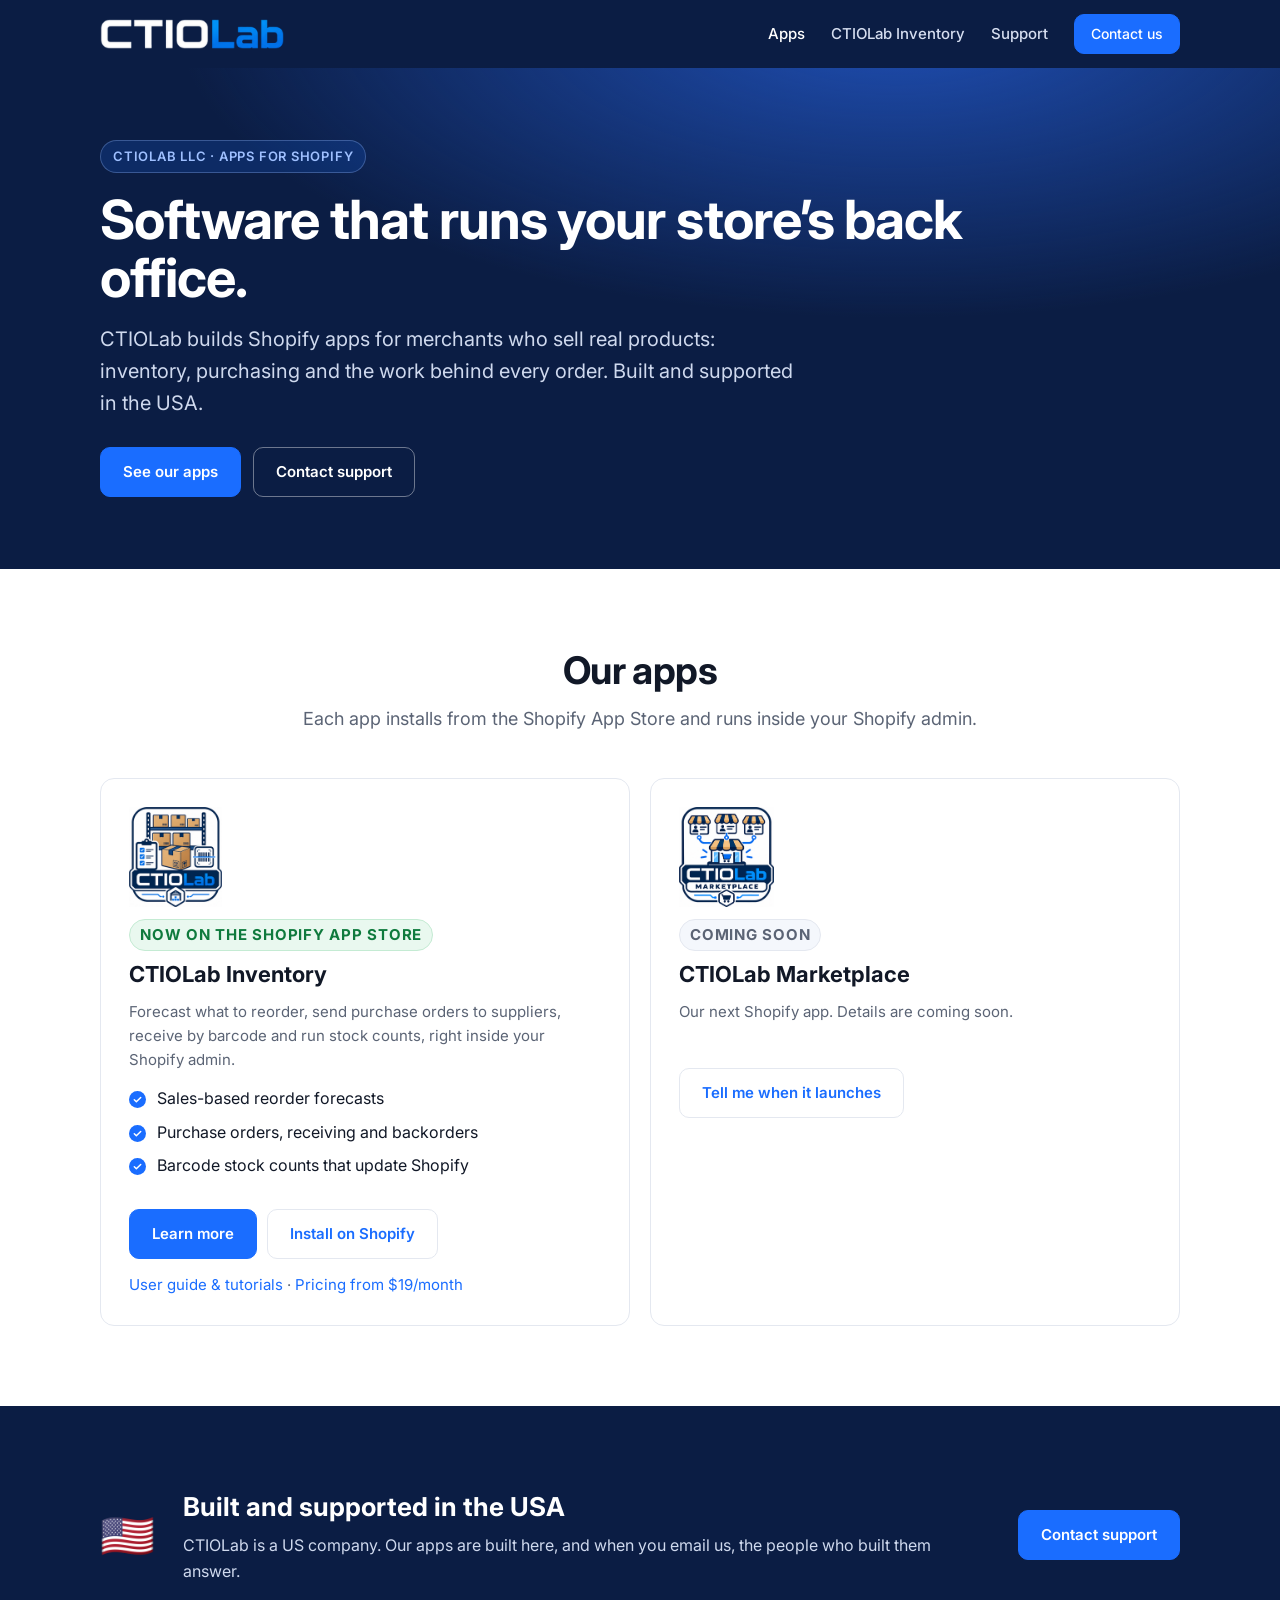
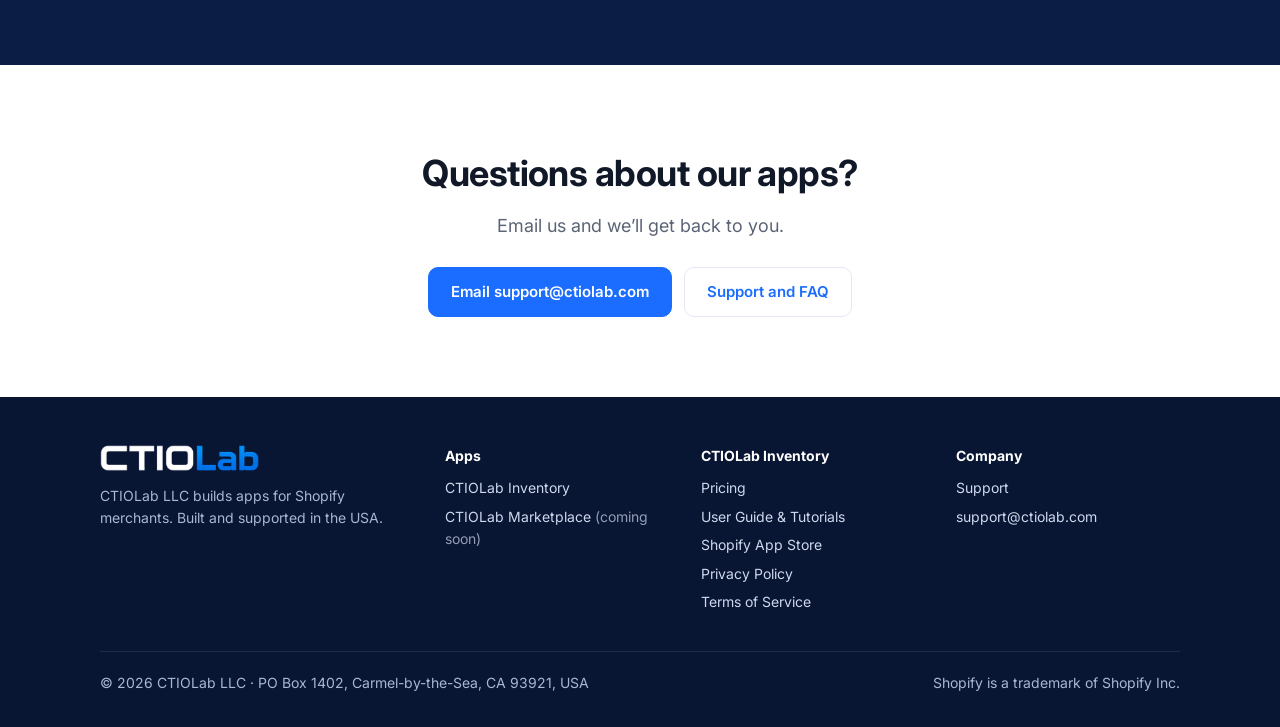
<file: index.html>
<!doctype html>
<html lang="en">
<head>
<meta charset="utf-8">
<meta name="viewport" content="width=device-width, initial-scale=1">
<title>CTIOLab: apps for Shopify merchants</title>
<meta name="description" content="CTIOLab LLC builds Shopify apps for merchants: CTIOLab Inventory for forecasting, purchase orders, receiving and stock counts, with more apps coming.">
<link rel="canonical" href="https://ctiolab.com/">
<meta property="og:type" content="website">
<meta property="og:title" content="CTIOLab: apps for Shopify merchants">
<meta property="og:description" content="CTIOLab LLC builds Shopify apps for merchants: CTIOLab Inventory for forecasting, purchase orders, receiving and stock counts, with more apps coming.">
<meta property="og:url" content="https://ctiolab.com/">
<meta property="og:image" content="https://ctiolab.com/assets/img/og-image.jpg">
<meta name="twitter:card" content="summary_large_image">
<link rel="icon" type="image/png" href="/assets/img/favicon.png">
<link rel="apple-touch-icon" href="/assets/img/apple-touch-icon.png">
<link rel="preconnect" href="https://fonts.googleapis.com">
<link rel="preconnect" href="https://fonts.gstatic.com" crossorigin>
<link href="https://fonts.googleapis.com/css2?family=Inter:wght@400;500;600;700&display=swap" rel="stylesheet">
<link rel="stylesheet" href="/assets/styles.css">
</head>
<body>
<header class="site-header">
  <div class="wrap">
    <a class="brand" href="/" aria-label="CTIOLab home"><img src="/assets/img/ctiolab-logo.png" alt="CTIOLab" width="184" height="30"></a>
    <button class="menu-toggle" aria-label="Open menu" aria-expanded="false" onclick="var n=document.querySelector('.nav');var o=n.classList.toggle('open');this.setAttribute('aria-expanded',o)">&#9776;</button>
    <nav class="nav" aria-label="Main">
      <a href="/#apps" aria-current="page">Apps</a>
      <a href="/inventory">CTIOLab Inventory</a>
      <a href="/support">Support</a>
      <a class="btn small" href="mailto:support@ctiolab.com">Contact us</a>
    </nav>
  </div>
</header>
<main>
<section class="hero company-hero">
  <div class="wrap">
    <span class="eyebrow">CTIOLab LLC &middot; Apps for Shopify</span>
    <h1>Software that runs your store&rsquo;s back office.</h1>
    <p class="lead">CTIOLab builds Shopify apps for merchants who sell real products: inventory, purchasing and the work behind every order. Built and supported in the USA.</p>
    <div class="actions">
      <a class="btn" href="#apps">See our apps</a>
      <a class="btn ghost" href="/support">Contact support</a>
    </div>
  </div>
</section>

<section id="apps">
  <div class="wrap">
    <div class="section-head center">
      <h2>Our apps</h2>
      <p>Each app installs from the Shopify App Store and runs inside your Shopify admin.</p>
    </div>
    <div class="grid two app-cards">
      <div class="card app-card">
        <div class="app-logo"><img src="/assets/img/inventory-logo.png" alt="CTIOLab Inventory" width="93" height="100" style="height:100px"></div>
        <p class="app-status live">Now on the Shopify App Store</p>
        <h3>CTIOLab Inventory</h3>
        <p>Forecast what to reorder, send purchase orders to suppliers, receive by barcode and run stock counts, right inside your Shopify admin.</p>
        <ul class="checks"><li>Sales-based reorder forecasts</li><li>Purchase orders, receiving and backorders</li><li>Barcode stock counts that update Shopify</li></ul>
        <div class="actions"><a class="btn" href="/inventory">Learn more</a><a class="btn outline" href="https://apps.shopify.com/ctiolab-inventory">Install on Shopify</a></div>
        <p class="fine" style="text-align:left;margin-top:14px"><a href="/inventory/guide">User guide &amp; tutorials</a> &middot; <a href="/inventory/pricing">Pricing from $19/month</a></p>
      </div>
      <div class="card app-card soon">
        <div class="app-logo"><img src="/assets/img/marketplace-logo.png" alt="CTIOLab Marketplace" width="95" height="100" style="height:100px"></div>
        <p class="app-status">Coming soon</p>
        <h3>CTIOLab Marketplace</h3>
        <p>Our next Shopify app. Details are coming soon.</p>
        <div class="actions"><a class="btn outline" href="mailto:support@ctiolab.com?subject=Tell%20me%20when%20CTIOLab%20Marketplace%20launches">Tell me when it launches</a></div>
      </div>
    </div>
  </div>
</section>

<section class="band">
  <div class="wrap">
    <div class="flag" aria-hidden="true">&#127482;&#127480;</div>
    <div>
      <h2>Built and supported in the USA</h2>
      <p>CTIOLab is a US company. Our apps are built here, and when you email us, the people who built them answer.</p>
    </div>
    <a class="btn" href="/support">Contact support</a>
  </div>
</section>

<section class="cta">
  <div class="wrap">
    <h2>Questions about our apps?</h2>
    <p>Email us and we&rsquo;ll get back to you.</p>
    <div class="actions">
      <a class="btn" href="mailto:support@ctiolab.com">Email support@ctiolab.com</a>
      <a class="btn outline" href="/support">Support and FAQ</a>
    </div>
  </div>
</section>
</main>
<footer class="site-footer">
  <div class="wrap">
    <div class="cols">
      <div>
        <img src="/assets/img/ctiolab-logo.png" alt="CTIOLab" width="159" height="26">
        <p>CTIOLab LLC builds apps for Shopify merchants. Built and supported in the USA.</p>
      </div>
      <div>
        <h4>Apps</h4>
        <ul>
          <li><a href="/inventory">CTIOLab Inventory</a></li>
          <li><a href="/#apps">CTIOLab Marketplace <span style="opacity:.7">(coming soon)</span></a></li>
        </ul>
      </div>
      <div>
        <h4>CTIOLab Inventory</h4>
        <ul>
          <li><a href="/inventory/pricing">Pricing</a></li>
          <li><a href="/inventory/guide">User Guide &amp; Tutorials</a></li>
          <li><a href="https://apps.shopify.com/ctiolab-inventory">Shopify App Store</a></li>
          <li><a href="/inventory/privacy">Privacy Policy</a></li>
          <li><a href="/inventory/terms">Terms of Service</a></li>
        </ul>
      </div>
      <div>
        <h4>Company</h4>
        <ul>
          <li><a href="/support">Support</a></li>
          <li><a href="mailto:support@ctiolab.com">support@ctiolab.com</a></li>
        </ul>
      </div>
    </div>
    <div class="bottom">
      <span>&copy; 2026 CTIOLab LLC &middot; PO Box 1402, Carmel-by-the-Sea, CA 93921, USA</span>
      <span>Shopify is a trademark of Shopify Inc.</span>
    </div>
  </div>
</footer>
</body>
</html>
</file>
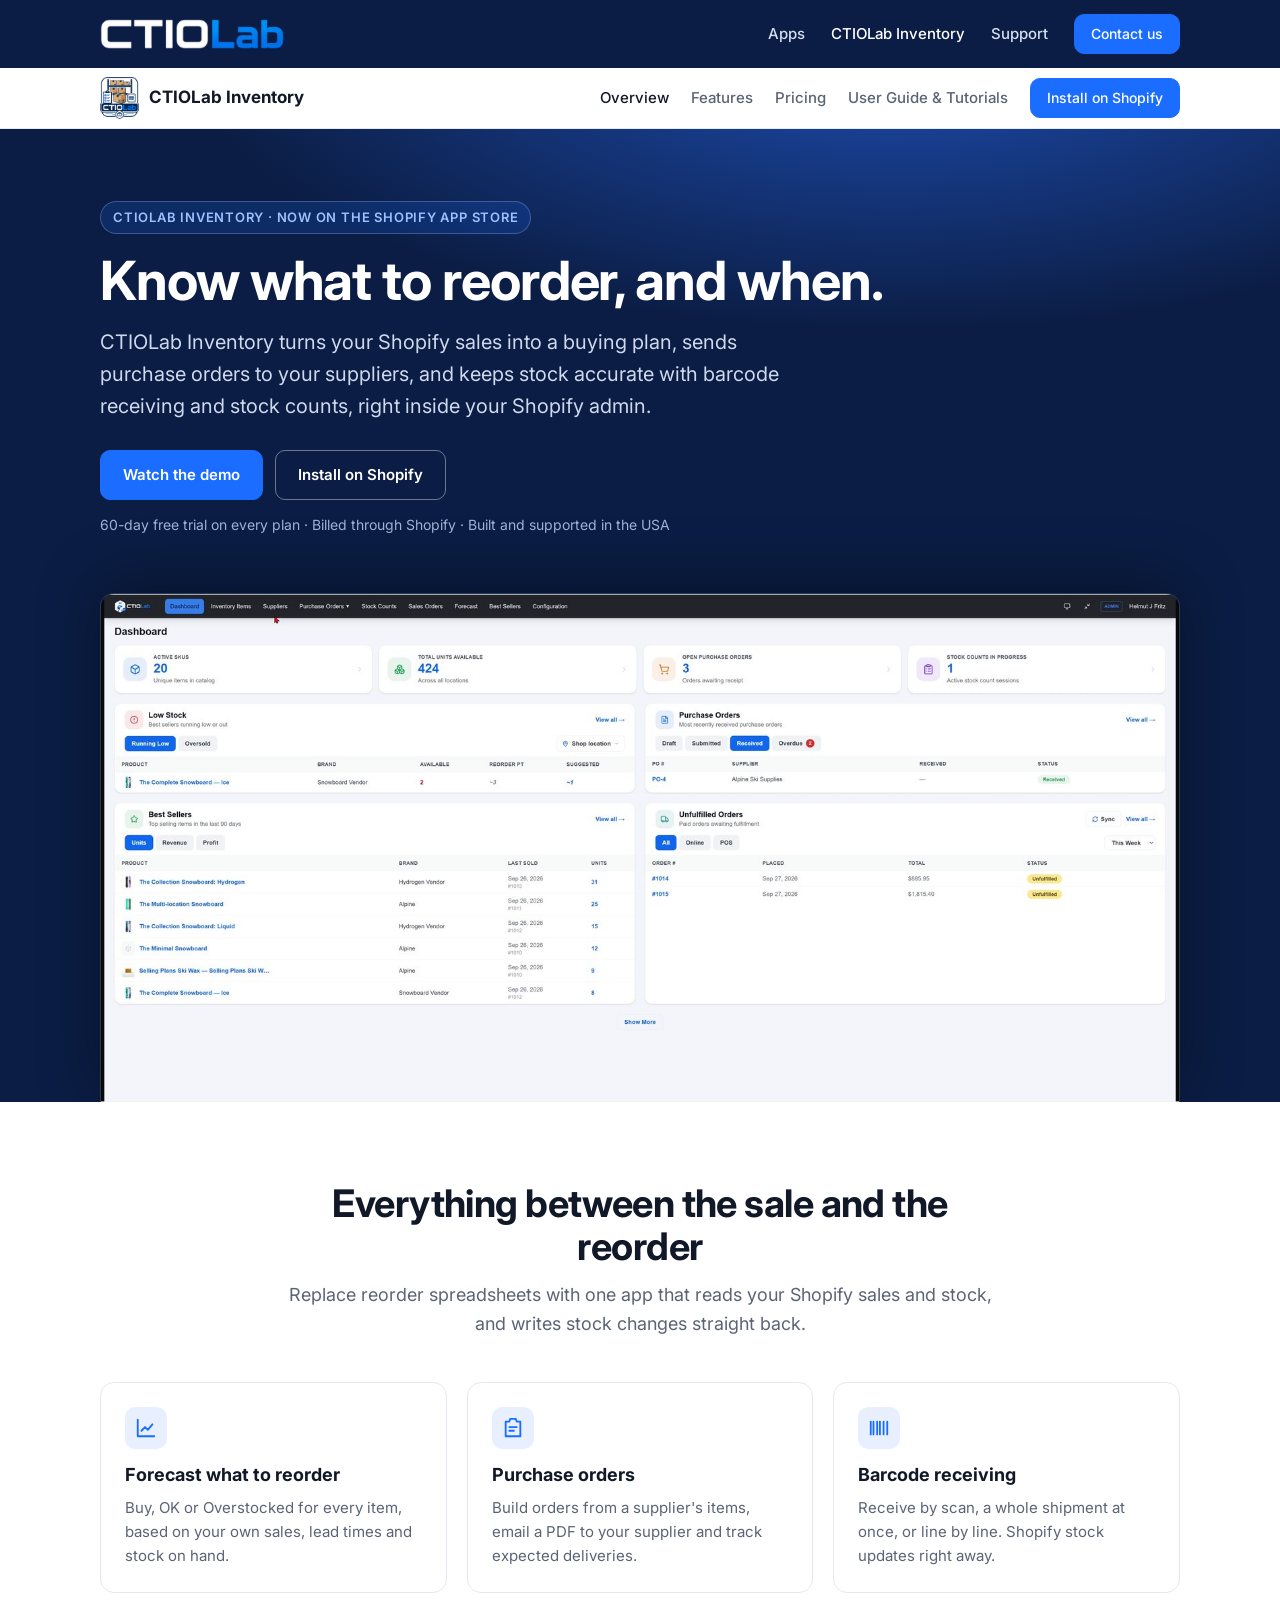
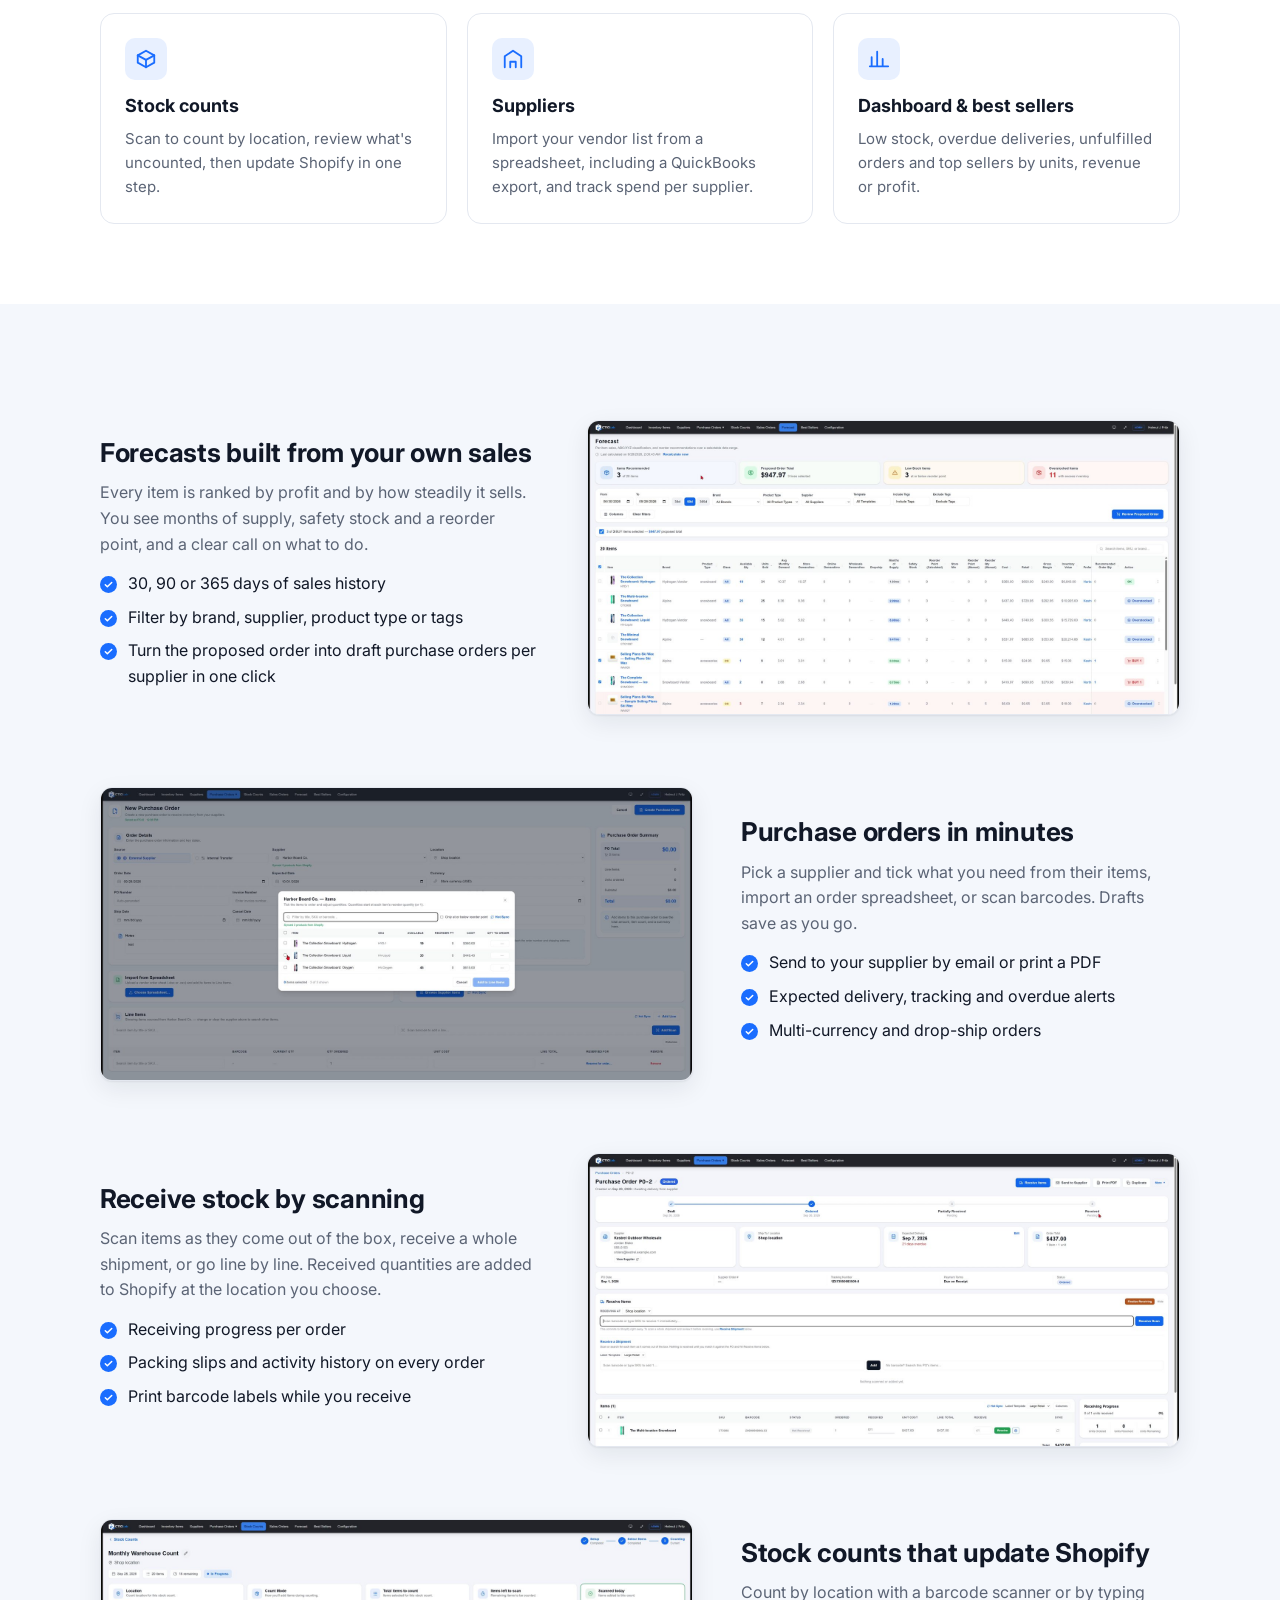
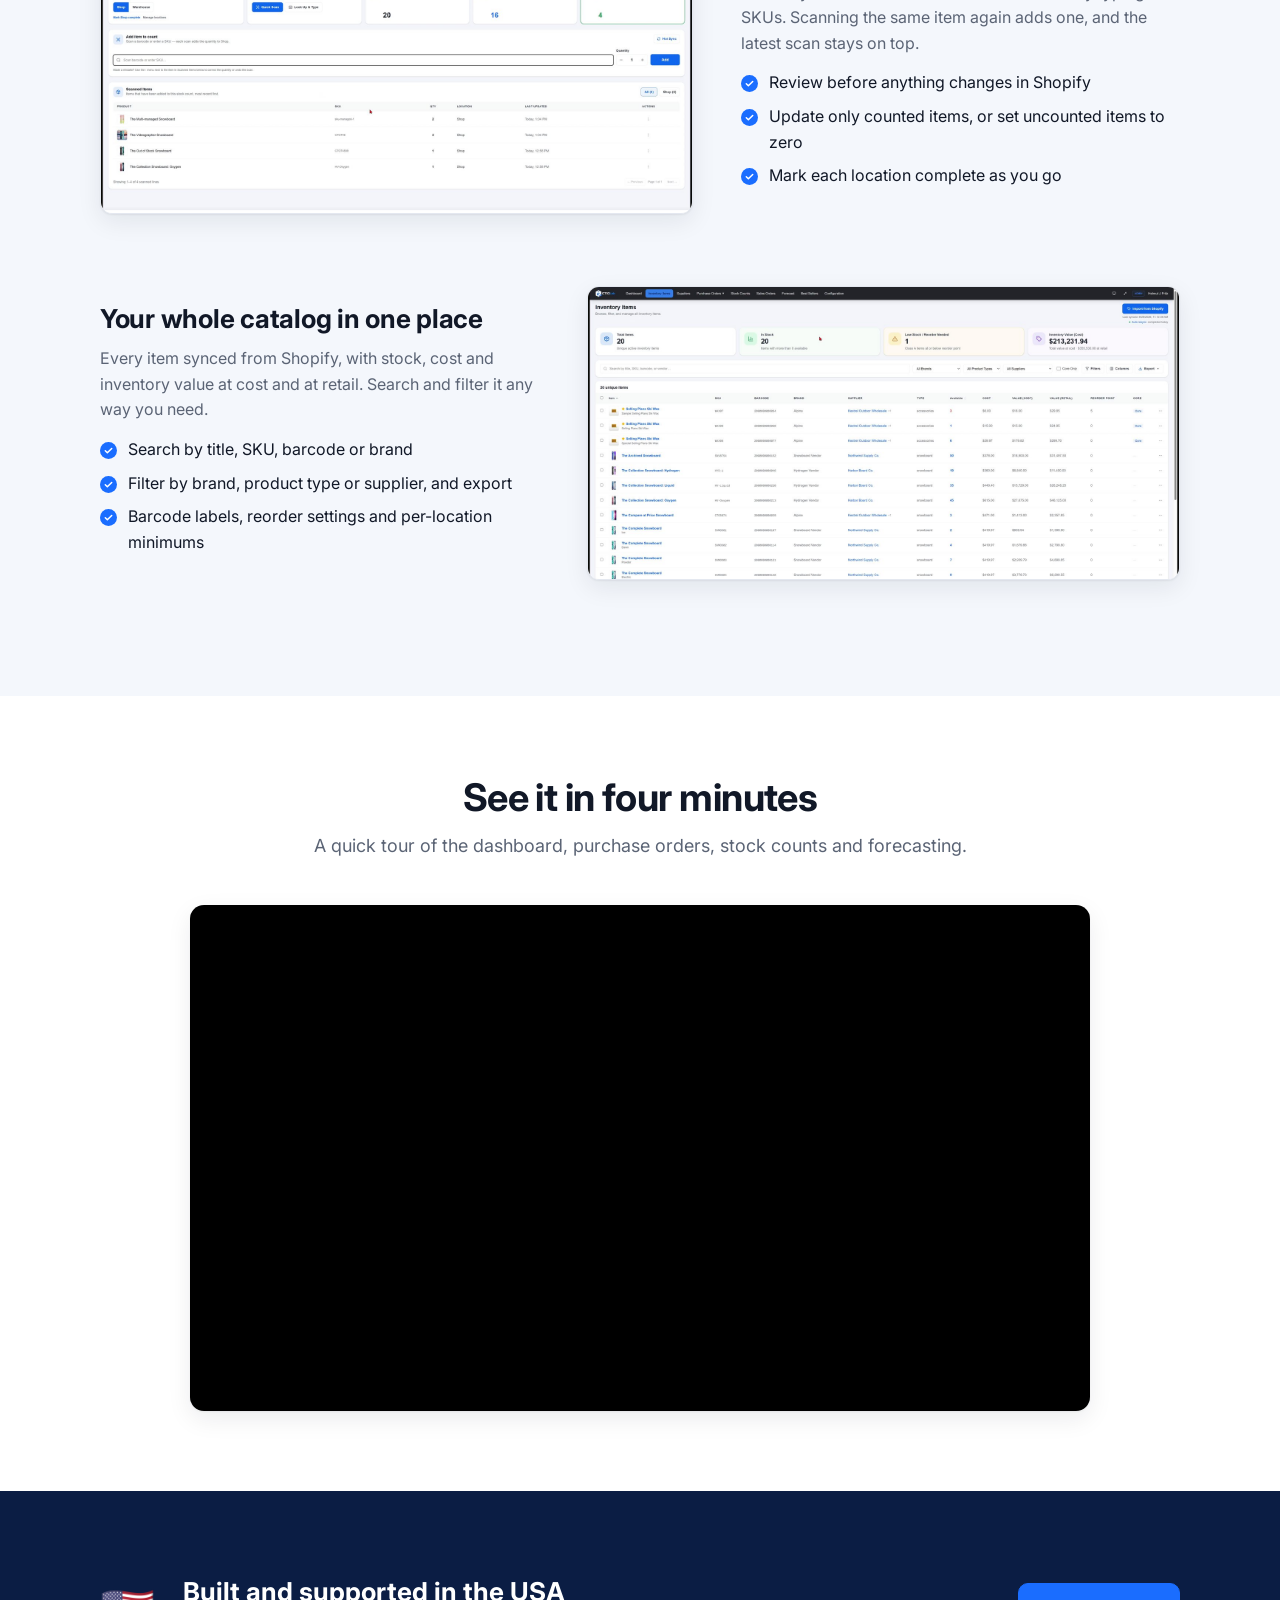
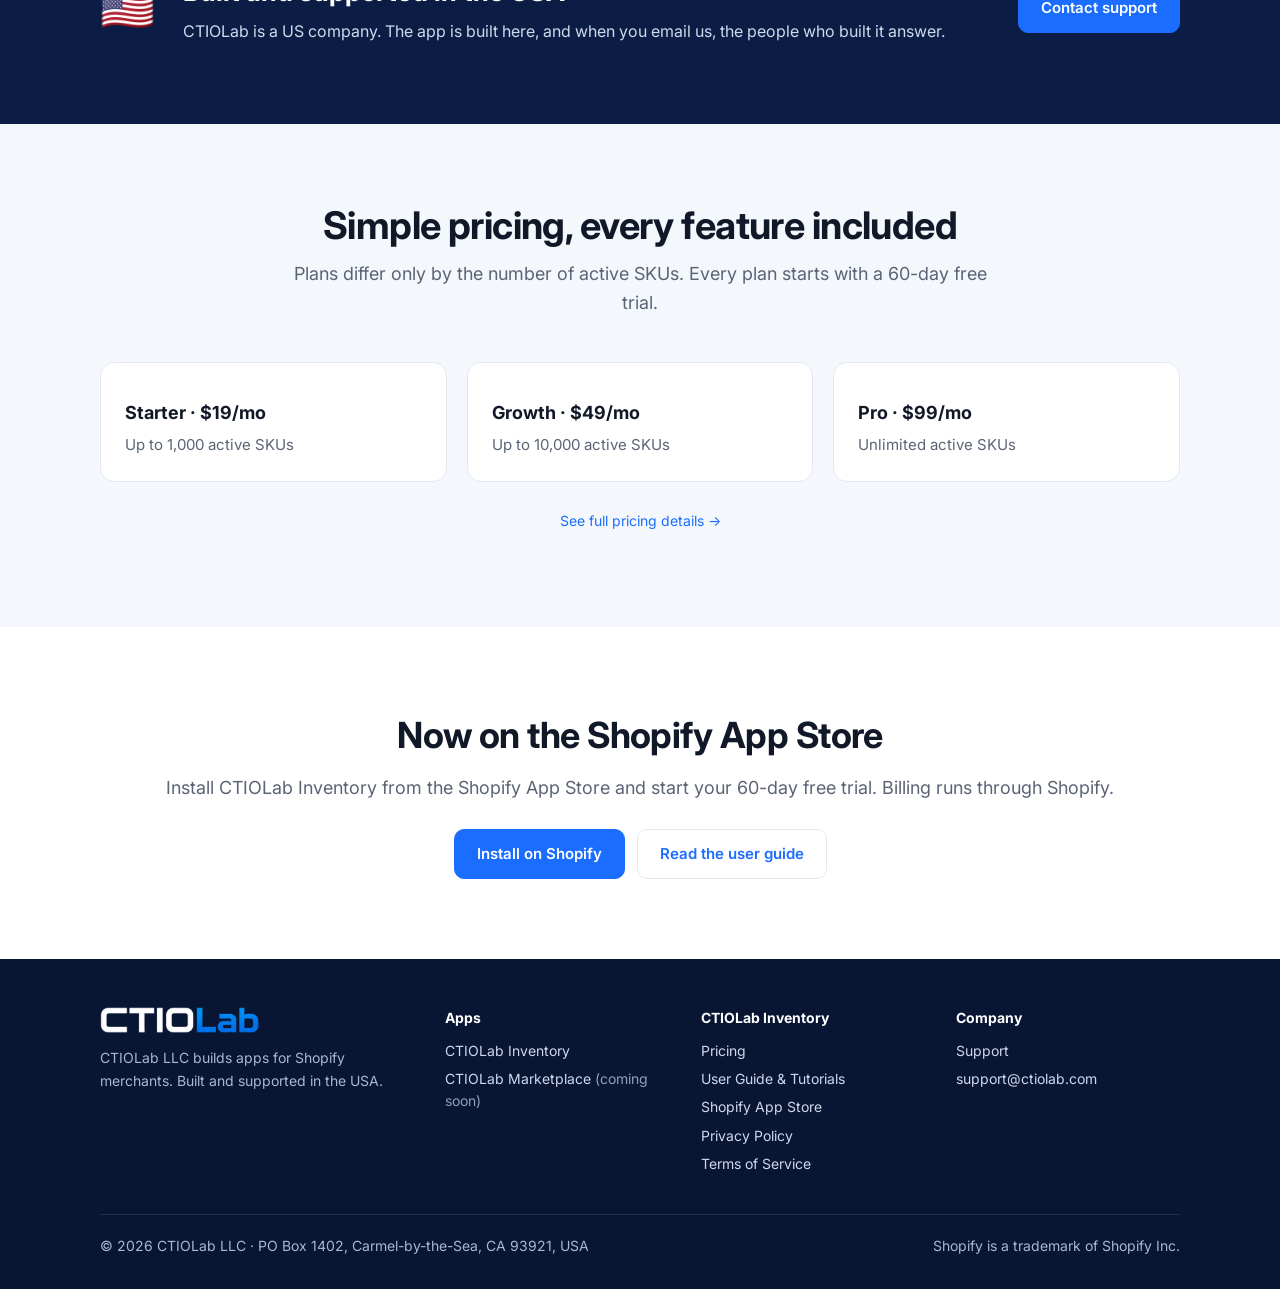
<file: inventory/index.html>
<!doctype html>
<html lang="en">
<head>
<meta charset="utf-8">
<meta name="viewport" content="width=device-width, initial-scale=1">
<title>CTIOLab Inventory: inventory management for Shopify</title>
<meta name="description" content="Forecast what to reorder, send purchase orders to suppliers, receive by barcode and run stock counts, right inside your Shopify admin.">
<link rel="canonical" href="https://ctiolab.com/inventory">
<meta property="og:type" content="website">
<meta property="og:title" content="CTIOLab Inventory: inventory management for Shopify">
<meta property="og:description" content="Forecast what to reorder, send purchase orders to suppliers, receive by barcode and run stock counts, right inside your Shopify admin.">
<meta property="og:url" content="https://ctiolab.com/inventory">
<meta property="og:image" content="https://ctiolab.com/assets/img/og-image.jpg">
<meta name="twitter:card" content="summary_large_image">
<link rel="icon" type="image/png" href="/assets/img/favicon.png">
<link rel="apple-touch-icon" href="/assets/img/apple-touch-icon.png">
<link rel="preconnect" href="https://fonts.googleapis.com">
<link rel="preconnect" href="https://fonts.gstatic.com" crossorigin>
<link href="https://fonts.googleapis.com/css2?family=Inter:wght@400;500;600;700&display=swap" rel="stylesheet">
<link rel="stylesheet" href="/assets/styles.css">
</head>
<body>
<header class="site-header">
  <div class="wrap">
    <a class="brand" href="/" aria-label="CTIOLab home"><img src="/assets/img/ctiolab-logo.png" alt="CTIOLab" width="184" height="30"></a>
    <button class="menu-toggle" aria-label="Open menu" aria-expanded="false" onclick="var n=document.querySelector('.nav');var o=n.classList.toggle('open');this.setAttribute('aria-expanded',o)">&#9776;</button>
    <nav class="nav" aria-label="Main">
      <a href="/#apps">Apps</a>
      <a href="/inventory" aria-current="page">CTIOLab Inventory</a>
      <a href="/support">Support</a>
      <a class="btn small" href="mailto:support@ctiolab.com">Contact us</a>
    </nav>
  </div>
</header>
<div class="product-bar">
  <div class="wrap">
    <a class="product-brand" href="/inventory" aria-label="CTIOLab Inventory"><img src="/assets/img/inventory-logo.png" alt="" width="39" height="42"><span>CTIOLab Inventory</span></a>
    <nav class="product-nav" aria-label="CTIOLab Inventory"><a href="/inventory" aria-current="page">Overview</a><a href="/inventory#features">Features</a><a href="/inventory/pricing">Pricing</a><a href="/inventory/guide">User Guide &amp; Tutorials</a><a class="btn small" href="https://apps.shopify.com/ctiolab-inventory">Install on Shopify</a></nav>
  </div>
</div>
<main>

<section class="hero">
  <div class="wrap">
    <span class="eyebrow">CTIOLab Inventory &middot; Now on the Shopify App Store</span>
    <h1>Know what to reorder, and when.</h1>
    <p class="lead">CTIOLab Inventory turns your Shopify sales into a buying plan, sends purchase orders to your suppliers, and keeps stock accurate with barcode receiving and stock counts, right inside your Shopify admin.</p>
    <div class="actions">
      <a class="btn" href="#demo">Watch the demo</a>
      <a class="btn ghost" href="https://apps.shopify.com/ctiolab-inventory">Install on Shopify</a>
    </div>
    <p class="note">60-day free trial on every plan &middot; Billed through Shopify &middot; Built and supported in the USA</p>
    <div class="hero-shot"><img src="/assets/img/dashboard.jpg" alt="CTIOLab Inventory dashboard with low stock, purchase orders, best sellers and unfulfilled orders" width="1600" height="754"></div>
  </div>
</section>

<section id="features">
  <div class="wrap">
    <div class="section-head center">
      <h2>Everything between the sale and the reorder</h2>
      <p>Replace reorder spreadsheets with one app that reads your Shopify sales and stock, and writes stock changes straight back.</p>
    </div>
    <div class="grid three"><div class="card"><div class="icon"><svg viewBox="0 0 24 24" fill="none" stroke="currentColor" stroke-width="2" stroke-linecap="round" stroke-linejoin="round" aria-hidden="true"><path d="M3 3v18h18"/><path d="M7 15l4-4 3 3 5-6"/></svg></div><h3>Forecast what to reorder</h3><p>Buy, OK or Overstocked for every item, based on your own sales, lead times and stock on hand.</p></div><div class="card"><div class="icon"><svg viewBox="0 0 24 24" fill="none" stroke="currentColor" stroke-width="2" stroke-linecap="round" stroke-linejoin="round" aria-hidden="true"><path d="M9 2h6l1 3h4v16H4V5h4l1-3z"/><path d="M8 11h8M8 15h5"/></svg></div><h3>Purchase orders</h3><p>Build orders from a supplier's items, email a PDF to your supplier and track expected deliveries.</p></div><div class="card"><div class="icon"><svg viewBox="0 0 24 24" fill="none" stroke="currentColor" stroke-width="2" stroke-linecap="round" stroke-linejoin="round" aria-hidden="true"><path d="M3 5v14M6 5v14M10 5v14M13 5v14M17 5v14M21 5v14"/></svg></div><h3>Barcode receiving</h3><p>Receive by scan, a whole shipment at once, or line by line. Shopify stock updates right away.</p></div><div class="card"><div class="icon"><svg viewBox="0 0 24 24" fill="none" stroke="currentColor" stroke-width="2" stroke-linecap="round" stroke-linejoin="round" aria-hidden="true"><path d="M21 8l-9-5-9 5v8l9 5 9-5V8z"/><path d="M3 8l9 5 9-5M12 13v8"/></svg></div><h3>Stock counts</h3><p>Scan to count by location, review what's uncounted, then update Shopify in one step.</p></div><div class="card"><div class="icon"><svg viewBox="0 0 24 24" fill="none" stroke="currentColor" stroke-width="2" stroke-linecap="round" stroke-linejoin="round" aria-hidden="true"><path d="M3 21V9l9-6 9 6v12"/><path d="M9 21v-6h6v6"/></svg></div><h3>Suppliers</h3><p>Import your vendor list from a spreadsheet, including a QuickBooks export, and track spend per supplier.</p></div><div class="card"><div class="icon"><svg viewBox="0 0 24 24" fill="none" stroke="currentColor" stroke-width="2" stroke-linecap="round" stroke-linejoin="round" aria-hidden="true"><path d="M4 20V10M10 20V4M16 20v-8M22 20H2"/></svg></div><h3>Dashboard & best sellers</h3><p>Low stock, overdue deliveries, unfulfilled orders and top sellers by units, revenue or profit.</p></div></div>
  </div>
</section>

<section class="soft">
  <div class="wrap">

    <div class="feature-row">
      <div class="text">
        <h3>Forecasts built from your own sales</h3>
        <p>Every item is ranked by profit and by how steadily it sells. You see months of supply, safety stock and a reorder point, and a clear call on what to do.</p>
        <ul class="checks"><li>30, 90 or 365 days of sales history</li><li>Filter by brand, supplier, product type or tags</li><li>Turn the proposed order into draft purchase orders per supplier in one click</li></ul>
      </div>
      <div class="shot"><img src="/assets/img/forecast.jpg" alt="Forecast table with months of supply and Buy recommendations" loading="lazy" width="1600" height="792"></div>
    </div>

    <div class="feature-row flip">
      <div class="text">
        <h3>Purchase orders in minutes</h3>
        <p>Pick a supplier and tick what you need from their items, import an order spreadsheet, or scan barcodes. Drafts save as you go.</p>
        <ul class="checks"><li>Send to your supplier by email or print a PDF</li><li>Expected delivery, tracking and overdue alerts</li><li>Multi-currency and drop-ship orders</li></ul>
      </div>
      <div class="shot"><img src="/assets/img/pick-items.jpg" alt="Picking a supplier's items into a new purchase order" loading="lazy" width="1600" height="792"></div>
    </div>

    <div class="feature-row">
      <div class="text">
        <h3>Receive stock by scanning</h3>
        <p>Scan items as they come out of the box, receive a whole shipment, or go line by line. Received quantities are added to Shopify at the location you choose.</p>
        <ul class="checks"><li>Receiving progress per order</li><li>Packing slips and activity history on every order</li><li>Print barcode labels while you receive</li></ul>
      </div>
      <div class="shot"><img src="/assets/img/purchase-order.jpg" alt="Purchase order with receiving panel and progress" loading="lazy" width="1600" height="792"></div>
    </div>

    <div class="feature-row flip">
      <div class="text">
        <h3>Stock counts that update Shopify</h3>
        <p>Count by location with a barcode scanner or by typing SKUs. Scanning the same item again adds one, and the latest scan stays on top.</p>
        <ul class="checks"><li>Review before anything changes in Shopify</li><li>Update only counted items, or set uncounted items to zero</li><li>Mark each location complete as you go</li></ul>
      </div>
      <div class="shot"><img src="/assets/img/stock-count.jpg" alt="Stock count in progress with scanned items" loading="lazy" width="1600" height="792"></div>
    </div>

    <div class="feature-row">
      <div class="text">
        <h3>Your whole catalog in one place</h3>
        <p>Every item synced from Shopify, with stock, cost and inventory value at cost and at retail. Search and filter it any way you need.</p>
        <ul class="checks"><li>Search by title, SKU, barcode or brand</li><li>Filter by brand, product type or supplier, and export</li><li>Barcode labels, reorder settings and per-location minimums</li></ul>
      </div>
      <div class="shot"><img src="/assets/img/inventory.jpg" alt="Inventory Items list with stock, cost and value per SKU" loading="lazy" width="1600" height="792"></div>
    </div>
  </div>
</section>

<section id="demo">
  <div class="wrap">
    <div class="section-head center">
      <h2>See it in four minutes</h2>
      <p>A quick tour of the dashboard, purchase orders, stock counts and forecasting.</p>
    </div>
    <div class="video">
      <iframe src="https://www.youtube-nocookie.com/embed/Uq6134Y5gj8" title="CTIOLab Inventory product demo" loading="lazy"
        allow="accelerometer; clipboard-write; encrypted-media; gyroscope; picture-in-picture; web-share" allowfullscreen></iframe>
    </div>
  </div>
</section>

<section class="band">
  <div class="wrap">
    <div class="flag" aria-hidden="true">&#127482;&#127480;</div>
    <div>
      <h2>Built and supported in the USA</h2>
      <p>CTIOLab is a US company. The app is built here, and when you email us, the people who built it answer.</p>
    </div>
    <a class="btn" href="/support">Contact support</a>
  </div>
</section>

<section class="soft">
  <div class="wrap">
    <div class="section-head center">
      <h2>Simple pricing, every feature included</h2>
      <p>Plans differ only by the number of active SKUs. Every plan starts with a 60-day free trial.</p>
    </div>
    <div class="grid three">
      <div class="card"><h3>Starter &middot; $19/mo</h3><p>Up to 1,000 active SKUs</p></div>
      <div class="card"><h3>Growth &middot; $49/mo</h3><p>Up to 10,000 active SKUs</p></div>
      <div class="card"><h3>Pro &middot; $99/mo</h3><p>Unlimited active SKUs</p></div>
    </div>
    <p class="fine"><a href="/inventory/pricing">See full pricing details &rarr;</a></p>
  </div>
</section>

<section class="cta">
  <div class="wrap">
    <h2>Now on the Shopify App Store</h2>
    <p>Install CTIOLab Inventory from the Shopify App Store and start your 60-day free trial. Billing runs through Shopify.</p>
    <div class="actions">
      <a class="btn" href="https://apps.shopify.com/ctiolab-inventory">Install on Shopify</a>
      <a class="btn outline" href="/inventory/guide">Read the user guide</a>
    </div>
  </div>
</section>

</main>
<footer class="site-footer">
  <div class="wrap">
    <div class="cols">
      <div>
        <img src="/assets/img/ctiolab-logo.png" alt="CTIOLab" width="159" height="26">
        <p>CTIOLab LLC builds apps for Shopify merchants. Built and supported in the USA.</p>
      </div>
      <div>
        <h4>Apps</h4>
        <ul>
          <li><a href="/inventory">CTIOLab Inventory</a></li>
          <li><a href="/#apps">CTIOLab Marketplace <span style="opacity:.7">(coming soon)</span></a></li>
        </ul>
      </div>
      <div>
        <h4>CTIOLab Inventory</h4>
        <ul>
          <li><a href="/inventory/pricing">Pricing</a></li>
          <li><a href="/inventory/guide">User Guide &amp; Tutorials</a></li>
          <li><a href="https://apps.shopify.com/ctiolab-inventory">Shopify App Store</a></li>
          <li><a href="/inventory/privacy">Privacy Policy</a></li>
          <li><a href="/inventory/terms">Terms of Service</a></li>
        </ul>
      </div>
      <div>
        <h4>Company</h4>
        <ul>
          <li><a href="/support">Support</a></li>
          <li><a href="mailto:support@ctiolab.com">support@ctiolab.com</a></li>
        </ul>
      </div>
    </div>
    <div class="bottom">
      <span>&copy; 2026 CTIOLab LLC &middot; PO Box 1402, Carmel-by-the-Sea, CA 93921, USA</span>
      <span>Shopify is a trademark of Shopify Inc.</span>
    </div>
  </div>
</footer>
</body>
</html>
</file>
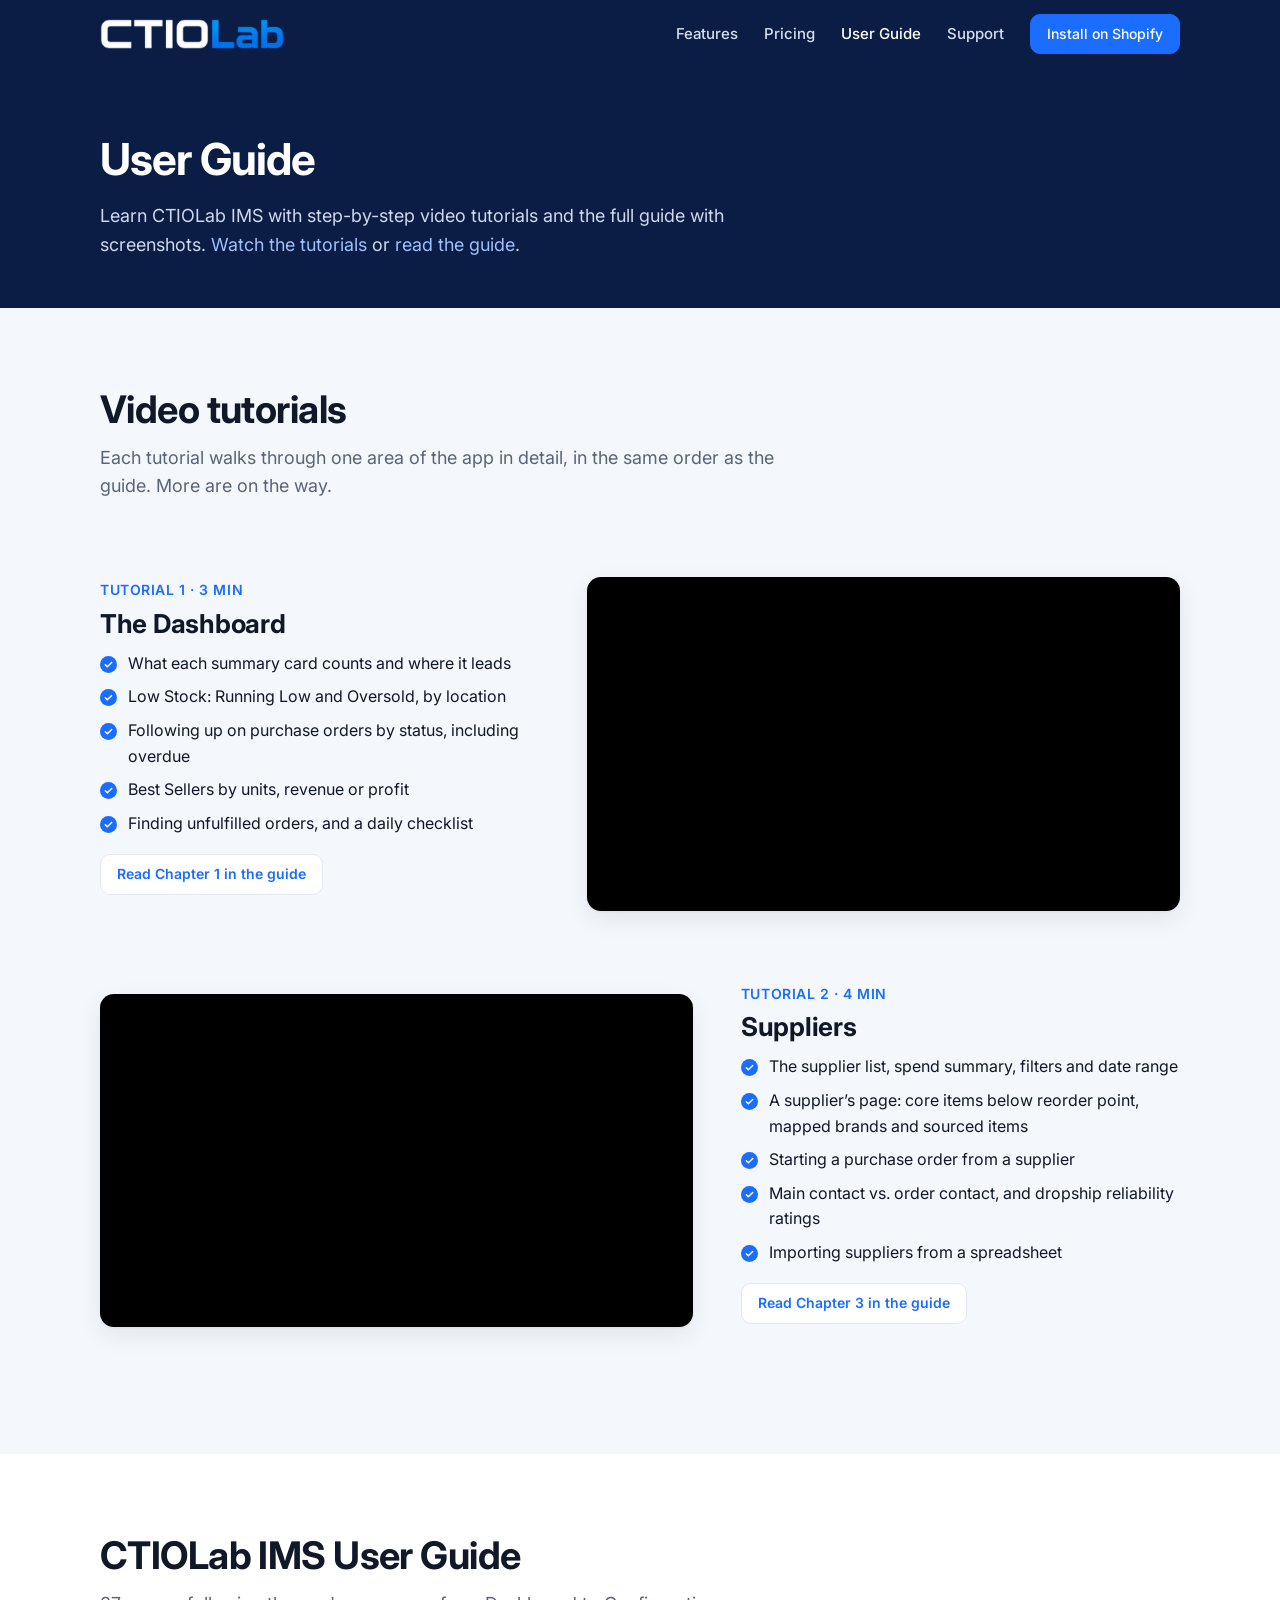
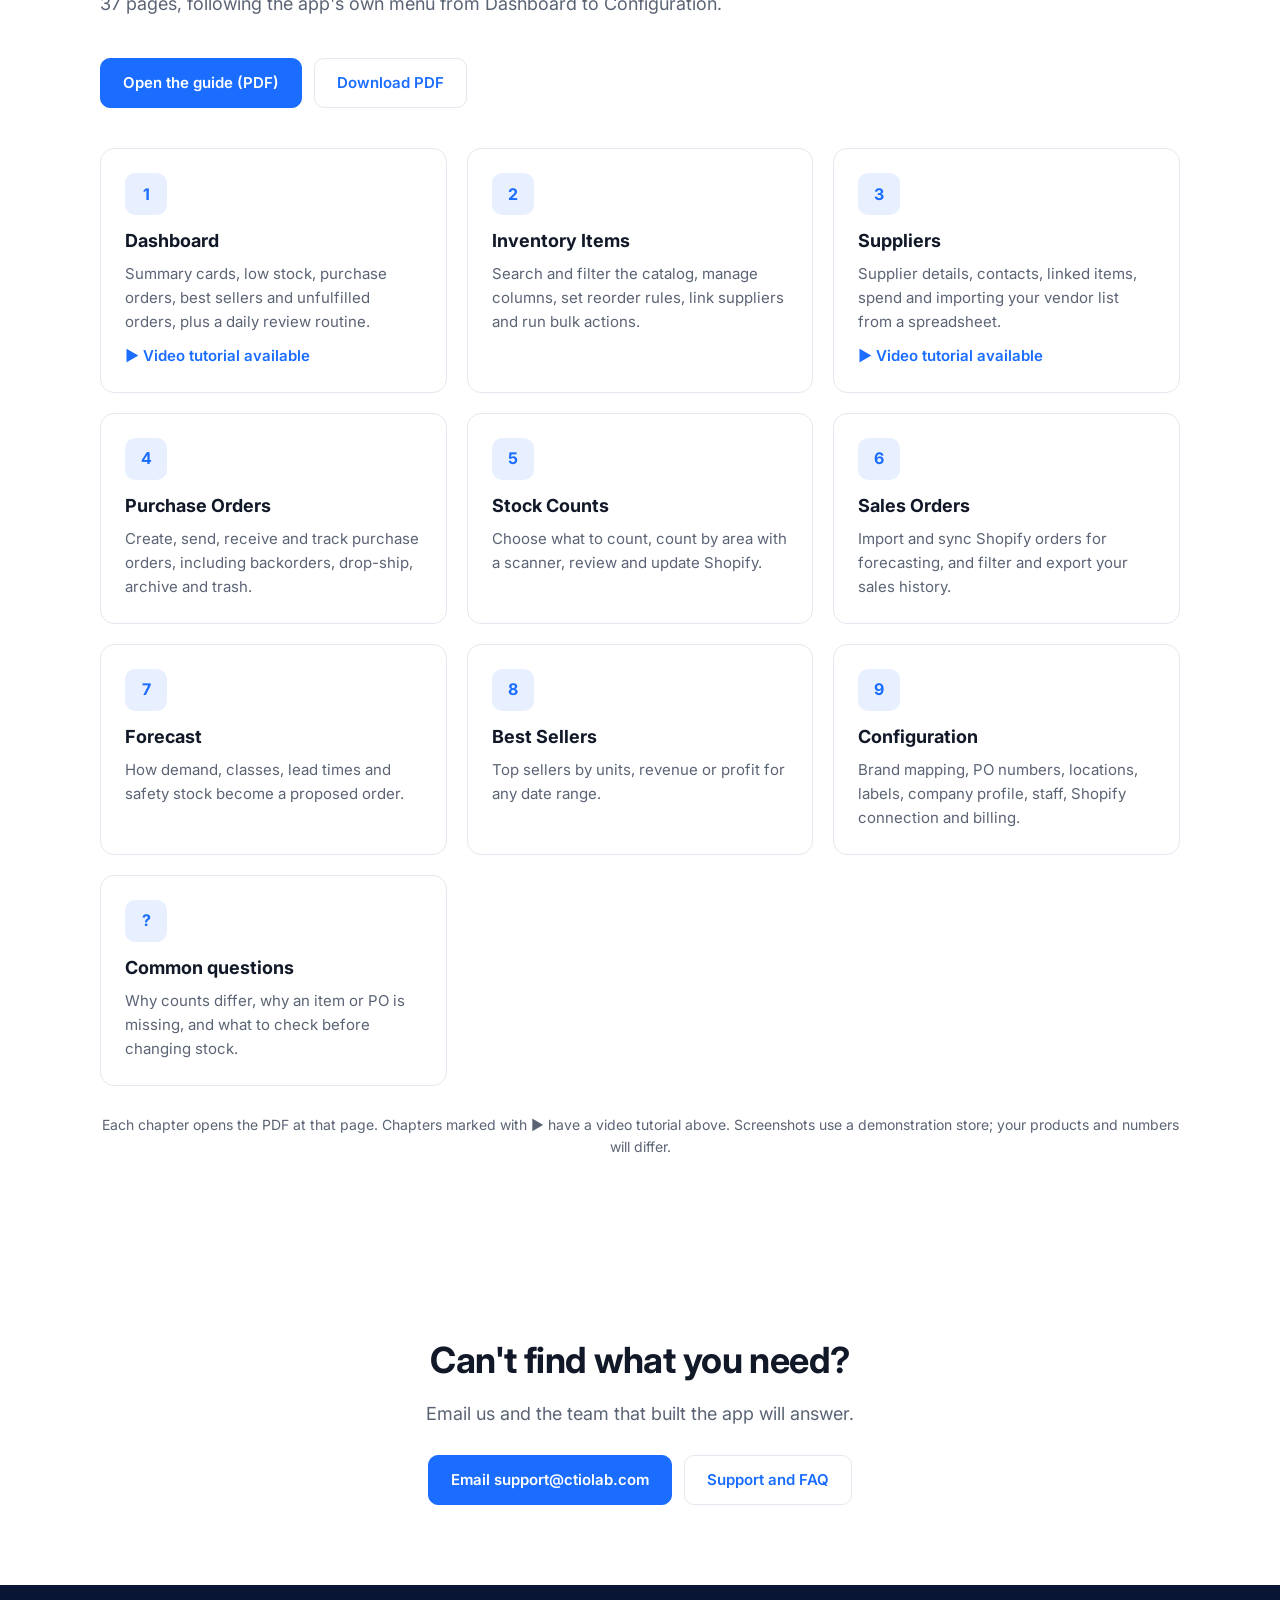
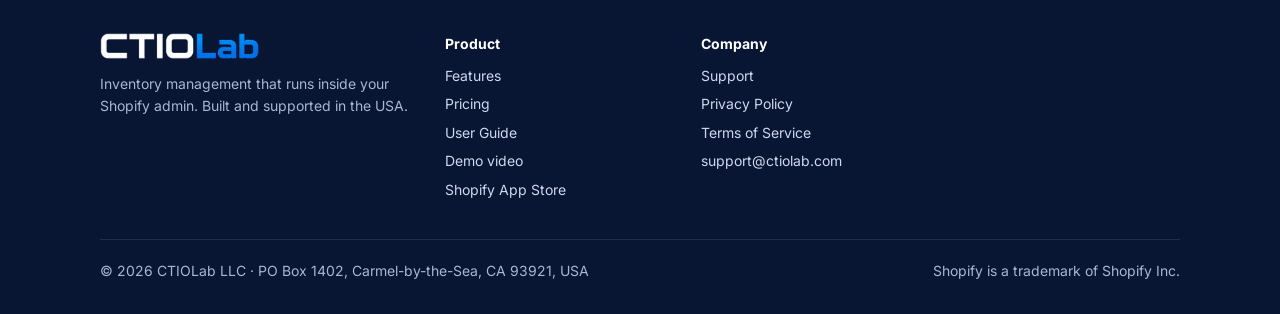
<file: guide.html>
<!doctype html>
<html lang="en">
<head>
<meta charset="utf-8">
<meta name="viewport" content="width=device-width, initial-scale=1">
<title>User Guide: CTIOLab IMS</title>
<meta name="description" content="Step-by-step guide to CTIOLab IMS: dashboard, inventory items, suppliers, purchase orders, stock counts, sales orders, forecasting and configuration.">
<link rel="canonical" href="https://ctiolab.com/guide">
<meta property="og:type" content="website">
<meta property="og:title" content="User Guide: CTIOLab IMS">
<meta property="og:description" content="Step-by-step guide to CTIOLab IMS: dashboard, inventory items, suppliers, purchase orders, stock counts, sales orders, forecasting and configuration.">
<meta property="og:url" content="https://ctiolab.com/guide">
<meta property="og:image" content="https://ctiolab.com/assets/img/og-image.jpg">
<meta name="twitter:card" content="summary_large_image">
<link rel="icon" type="image/png" href="/assets/img/favicon.png">
<link rel="apple-touch-icon" href="/assets/img/apple-touch-icon.png">
<link rel="preconnect" href="https://fonts.googleapis.com">
<link rel="preconnect" href="https://fonts.gstatic.com" crossorigin>
<link href="https://fonts.googleapis.com/css2?family=Inter:wght@400;500;600;700&display=swap" rel="stylesheet">
<link rel="stylesheet" href="/assets/styles.css">
</head>
<body>
<header class="site-header">
  <div class="wrap">
    <a class="brand" href="/" aria-label="CTIOLab home"><img src="/assets/img/ctiolab-logo.png" alt="CTIOLab" width="184" height="30"></a>
    <button class="menu-toggle" aria-label="Open menu" aria-expanded="false" onclick="var n=document.querySelector('.nav');var o=n.classList.toggle('open');this.setAttribute('aria-expanded',o)">&#9776;</button>
    <nav class="nav" aria-label="Main">
      <a href="/#features">Features</a>
      <a href="/pricing">Pricing</a>
      <a href="/guide" aria-current="page">User Guide</a>
      <a href="/support">Support</a>
      <a class="btn small" href="https://apps.shopify.com/ctiolab-inventory">Install on Shopify</a>
    </nav>
  </div>
</header>
<main>

<section class="page-hero"><div class="wrap">
  <h1>User Guide</h1>
  <p>Learn CTIOLab IMS with step-by-step video tutorials and the full guide with screenshots. <a href="#tutorials" style="color:#9fc0ff">Watch the tutorials</a> or <a href="#guide" style="color:#9fc0ff">read the guide</a>.</p>
</div></section>
<section class="soft" id="tutorials">
  <div class="wrap">
    <div class="section-head">
      <h2>Video tutorials</h2>
      <p>Each tutorial walks through one area of the app in detail, in the same order as the guide. More are on the way.</p>
    </div>
    <div class="feature-row" id="video-dashboard">
      <div class="text">
        <p style="margin:0 0 6px;color:var(--blue);font-weight:600;font-size:14px;letter-spacing:.04em;text-transform:uppercase">Tutorial 1 &middot; 3 min</p>
        <h3>The Dashboard</h3>
        <ul class="checks"><li>What each summary card counts and where it leads</li><li>Low Stock: Running Low and Oversold, by location</li><li>Following up on purchase orders by status, including overdue</li><li>Best Sellers by units, revenue or profit</li><li>Finding unfulfilled orders, and a daily checklist</li></ul>
        <p style="margin-top:18px"><a class="btn outline small" href="/assets/docs/ctiolab-ims-user-guide.pdf#page=2" target="_blank" rel="noopener">Read Chapter 1 in the guide</a></p>
      </div>
      <div class="video" style="margin:0;max-width:none"><iframe src="https://www.youtube-nocookie.com/embed/CGA4rWNJZns" title="CTIOLab IMS Tutorial 1: The Dashboard" loading="lazy" allow="accelerometer; clipboard-write; encrypted-media; gyroscope; picture-in-picture; web-share" allowfullscreen></iframe></div>
    </div>
    <div class="feature-row flip" id="video-suppliers">
      <div class="text">
        <p style="margin:0 0 6px;color:var(--blue);font-weight:600;font-size:14px;letter-spacing:.04em;text-transform:uppercase">Tutorial 2 &middot; 4 min</p>
        <h3>Suppliers</h3>
        <ul class="checks"><li>The supplier list, spend summary, filters and date range</li><li>A supplier’s page: core items below reorder point, mapped brands and sourced items</li><li>Starting a purchase order from a supplier</li><li>Main contact vs. order contact, and dropship reliability ratings</li><li>Importing suppliers from a spreadsheet</li></ul>
        <p style="margin-top:18px"><a class="btn outline small" href="/assets/docs/ctiolab-ims-user-guide.pdf#page=9" target="_blank" rel="noopener">Read Chapter 3 in the guide</a></p>
      </div>
      <div class="video" style="margin:0;max-width:none"><iframe src="https://www.youtube-nocookie.com/embed/ExzxTblSZSQ" title="CTIOLab IMS Tutorial 2: Suppliers" loading="lazy" allow="accelerometer; clipboard-write; encrypted-media; gyroscope; picture-in-picture; web-share" allowfullscreen></iframe></div>
    </div>
  </div>
</section>
<section id="guide">
  <div class="wrap">
    <div class="section-head">
      <h2>CTIOLab IMS User Guide</h2>
      <p>37 pages, following the app's own menu from Dashboard to Configuration.</p>
    </div>
    <div class="actions" style="display:flex;flex-wrap:wrap;gap:12px;margin-bottom:40px">
      <a class="btn" href="/assets/docs/ctiolab-ims-user-guide.pdf" target="_blank" rel="noopener">Open the guide (PDF)</a>
      <a class="btn outline" href="/assets/docs/ctiolab-ims-user-guide.pdf" download>Download PDF</a>
    </div>
    <div class="grid three"><a class="card" href="/assets/docs/ctiolab-ims-user-guide.pdf#page=2" target="_blank" rel="noopener" style="display:block;color:inherit"><div class="icon" style="font-weight:700">1</div><h3>Dashboard</h3><p>Summary cards, low stock, purchase orders, best sellers and unfulfilled orders, plus a daily review routine.</p><p style="margin-top:10px;font-weight:600;color:var(--blue)">&#9654; Video tutorial available</p></a><a class="card" href="/assets/docs/ctiolab-ims-user-guide.pdf#page=5" target="_blank" rel="noopener" style="display:block;color:inherit"><div class="icon" style="font-weight:700">2</div><h3>Inventory Items</h3><p>Search and filter the catalog, manage columns, set reorder rules, link suppliers and run bulk actions.</p></a><a class="card" href="/assets/docs/ctiolab-ims-user-guide.pdf#page=9" target="_blank" rel="noopener" style="display:block;color:inherit"><div class="icon" style="font-weight:700">3</div><h3>Suppliers</h3><p>Supplier details, contacts, linked items, spend and importing your vendor list from a spreadsheet.</p><p style="margin-top:10px;font-weight:600;color:var(--blue)">&#9654; Video tutorial available</p></a><a class="card" href="/assets/docs/ctiolab-ims-user-guide.pdf#page=13" target="_blank" rel="noopener" style="display:block;color:inherit"><div class="icon" style="font-weight:700">4</div><h3>Purchase Orders</h3><p>Create, send, receive and track purchase orders, including backorders, drop-ship, archive and trash.</p></a><a class="card" href="/assets/docs/ctiolab-ims-user-guide.pdf#page=19" target="_blank" rel="noopener" style="display:block;color:inherit"><div class="icon" style="font-weight:700">5</div><h3>Stock Counts</h3><p>Choose what to count, count by area with a scanner, review and update Shopify.</p></a><a class="card" href="/assets/docs/ctiolab-ims-user-guide.pdf#page=23" target="_blank" rel="noopener" style="display:block;color:inherit"><div class="icon" style="font-weight:700">6</div><h3>Sales Orders</h3><p>Import and sync Shopify orders for forecasting, and filter and export your sales history.</p></a><a class="card" href="/assets/docs/ctiolab-ims-user-guide.pdf#page=25" target="_blank" rel="noopener" style="display:block;color:inherit"><div class="icon" style="font-weight:700">7</div><h3>Forecast</h3><p>How demand, classes, lead times and safety stock become a proposed order.</p></a><a class="card" href="/assets/docs/ctiolab-ims-user-guide.pdf#page=28" target="_blank" rel="noopener" style="display:block;color:inherit"><div class="icon" style="font-weight:700">8</div><h3>Best Sellers</h3><p>Top sellers by units, revenue or profit for any date range.</p></a><a class="card" href="/assets/docs/ctiolab-ims-user-guide.pdf#page=29" target="_blank" rel="noopener" style="display:block;color:inherit"><div class="icon" style="font-weight:700">9</div><h3>Configuration</h3><p>Brand mapping, PO numbers, locations, labels, company profile, staff, Shopify connection and billing.</p></a><a class="card" href="/assets/docs/ctiolab-ims-user-guide.pdf#page=36" target="_blank" rel="noopener" style="display:block;color:inherit"><div class="icon" style="font-weight:700">?</div><h3>Common questions</h3><p>Why counts differ, why an item or PO is missing, and what to check before changing stock.</p></a></div>
    <p class="fine">Each chapter opens the PDF at that page. Chapters marked with &#9654; have a video tutorial above. Screenshots use a demonstration store; your products and numbers will differ.</p>
  </div>
</section>

<section class="cta">
  <div class="wrap">
    <h2>Can't find what you need?</h2>
    <p>Email us and the team that built the app will answer.</p>
    <div class="actions"><a class="btn" href="mailto:support@ctiolab.com">Email support@ctiolab.com</a><a class="btn outline" href="/support">Support and FAQ</a></div>
  </div>
</section>

</main>
<footer class="site-footer">
  <div class="wrap">
    <div class="cols">
      <div>
        <img src="/assets/img/ctiolab-logo.png" alt="CTIOLab" width="159" height="26">
        <p>Inventory management that runs inside your Shopify admin. Built and supported in the USA.</p>
      </div>
      <div>
        <h4>Product</h4>
        <ul>
          <li><a href="/#features">Features</a></li>
          <li><a href="/pricing">Pricing</a></li>
          <li><a href="/guide">User Guide</a></li>
          <li><a href="https://youtu.be/Uq6134Y5gj8">Demo video</a></li>
          <li><a href="https://apps.shopify.com/ctiolab-inventory">Shopify App Store</a></li>
        </ul>
      </div>
      <div>
        <h4>Company</h4>
        <ul>
          <li><a href="/support">Support</a></li>
          <li><a href="/privacy">Privacy Policy</a></li>
          <li><a href="/terms">Terms of Service</a></li>
          <li><a href="mailto:support@ctiolab.com">support@ctiolab.com</a></li>
        </ul>
      </div>
    </div>
    <div class="bottom">
      <span>&copy; 2026 CTIOLab LLC &middot; PO Box 1402, Carmel-by-the-Sea, CA 93921, USA</span>
      <span>Shopify is a trademark of Shopify Inc.</span>
    </div>
  </div>
</footer>
</body>
</html>
</file>
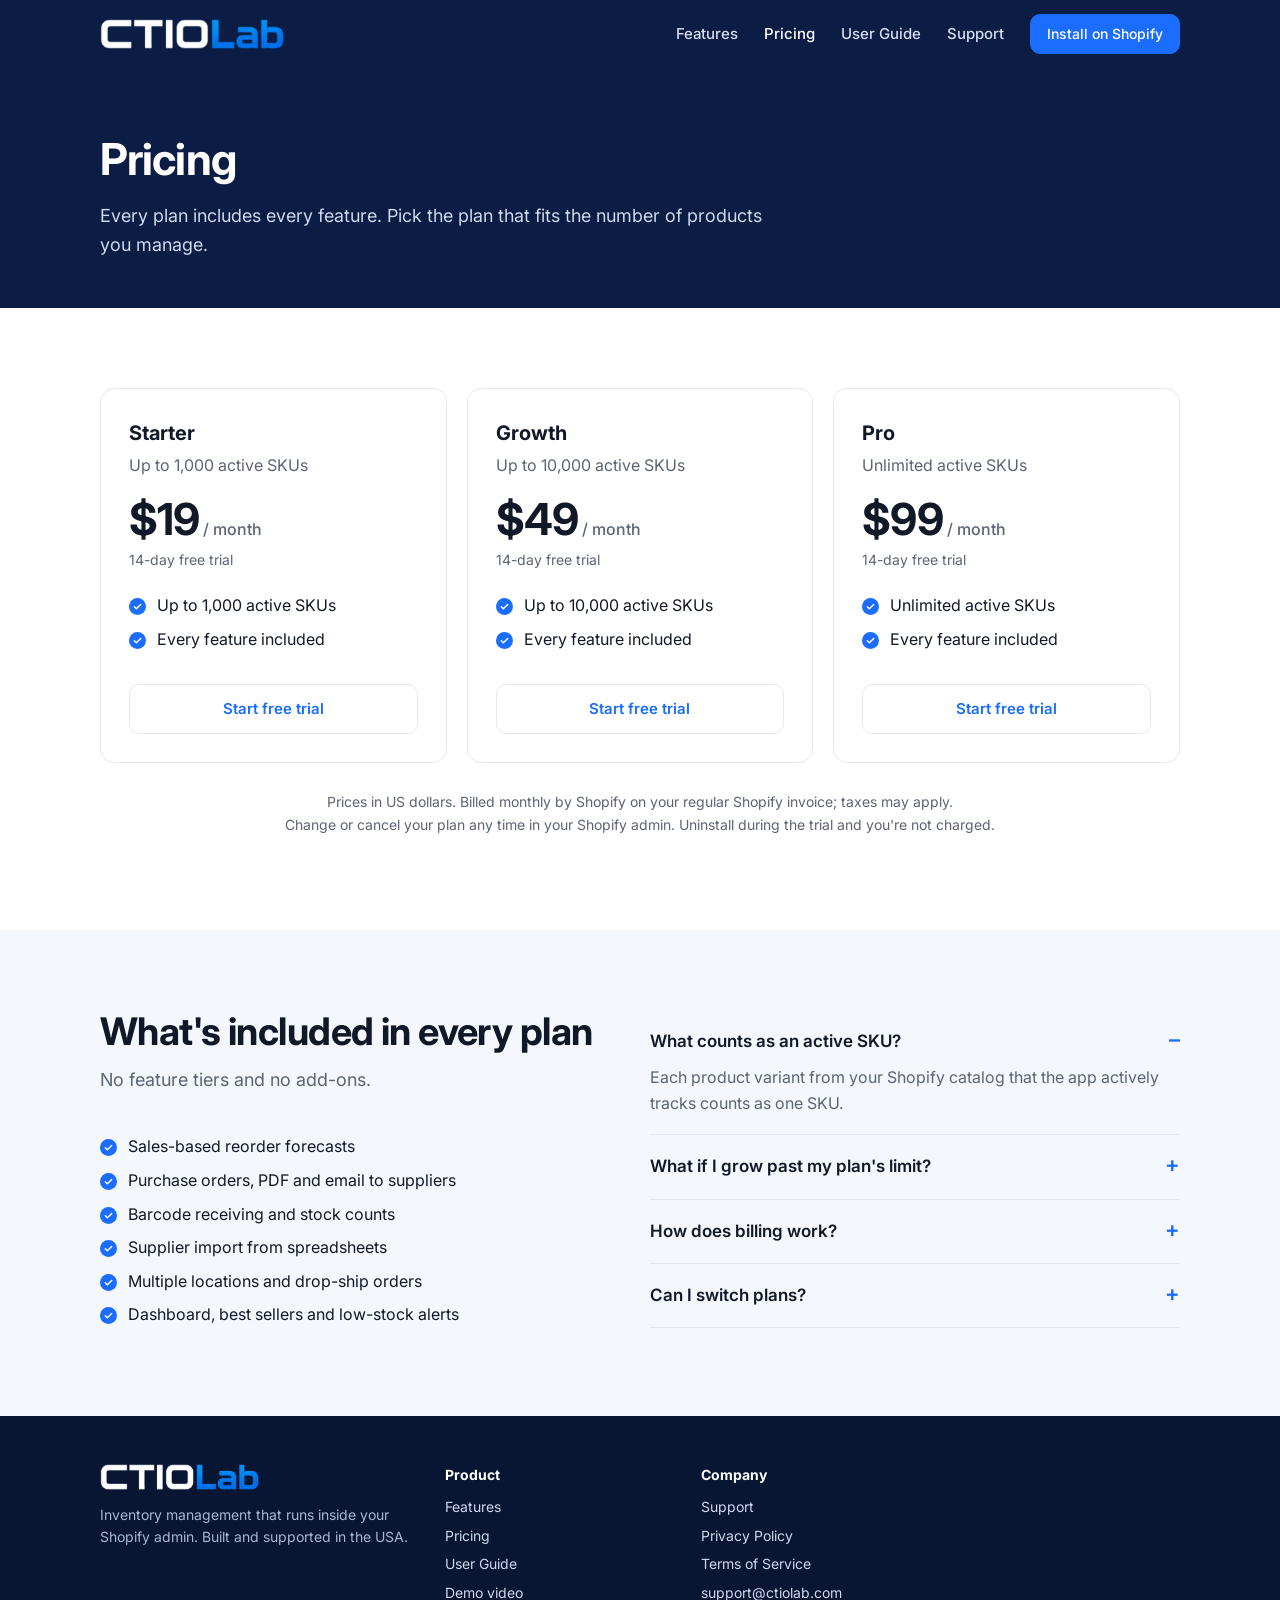
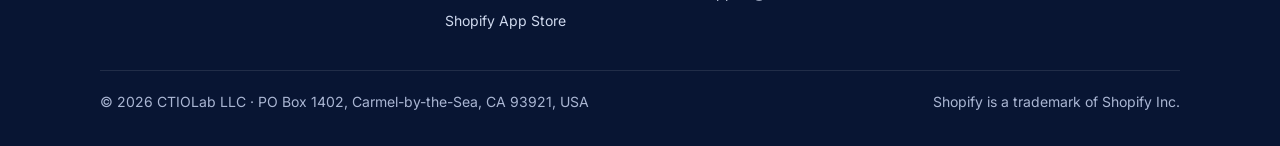
<file: pricing.html>
<!doctype html>
<html lang="en">
<head>
<meta charset="utf-8">
<meta name="viewport" content="width=device-width, initial-scale=1">
<title>Pricing: CTIOLab IMS</title>
<meta name="description" content="Starter $19, Growth $49 and Pro $99 a month, each with a 14-day free trial and every feature included.">
<link rel="canonical" href="https://ctiolab.com/pricing">
<meta property="og:type" content="website">
<meta property="og:title" content="Pricing: CTIOLab IMS">
<meta property="og:description" content="Starter $19, Growth $49 and Pro $99 a month, each with a 14-day free trial and every feature included.">
<meta property="og:url" content="https://ctiolab.com/pricing">
<meta property="og:image" content="https://ctiolab.com/assets/img/og-image.jpg">
<meta name="twitter:card" content="summary_large_image">
<link rel="icon" type="image/png" href="/assets/img/favicon.png">
<link rel="apple-touch-icon" href="/assets/img/apple-touch-icon.png">
<link rel="preconnect" href="https://fonts.googleapis.com">
<link rel="preconnect" href="https://fonts.gstatic.com" crossorigin>
<link href="https://fonts.googleapis.com/css2?family=Inter:wght@400;500;600;700&display=swap" rel="stylesheet">
<link rel="stylesheet" href="/assets/styles.css">
</head>
<body>
<header class="site-header">
  <div class="wrap">
    <a class="brand" href="/" aria-label="CTIOLab home"><img src="/assets/img/ctiolab-logo.png" alt="CTIOLab" width="184" height="30"></a>
    <button class="menu-toggle" aria-label="Open menu" aria-expanded="false" onclick="var n=document.querySelector('.nav');var o=n.classList.toggle('open');this.setAttribute('aria-expanded',o)">&#9776;</button>
    <nav class="nav" aria-label="Main">
      <a href="/#features">Features</a>
      <a href="/pricing" aria-current="page">Pricing</a>
      <a href="/guide">User Guide</a>
      <a href="/support">Support</a>
      <a class="btn small" href="https://apps.shopify.com/ctiolab-inventory">Install on Shopify</a>
    </nav>
  </div>
</header>
<main>

<section class="page-hero"><div class="wrap">
  <h1>Pricing</h1>
  <p>Every plan includes every feature. Pick the plan that fits the number of products you manage.</p>
</div></section>
<section>
  <div class="wrap">
    <div class="plans">
      <div class="plan">
      <h3>Starter</h3><p class="skus">Up to 1,000 active SKUs</p>
      <div class="price">$19<span> / month</span></div>
      <p class="trial">14-day free trial</p>
      <ul class="checks"><li>Up to 1,000 active SKUs</li><li>Every feature included</li></ul>
      <a class="btn outline" href="https://apps.shopify.com/ctiolab-inventory">Start free trial</a>
    </div>
      <div class="plan">
      <h3>Growth</h3><p class="skus">Up to 10,000 active SKUs</p>
      <div class="price">$49<span> / month</span></div>
      <p class="trial">14-day free trial</p>
      <ul class="checks"><li>Up to 10,000 active SKUs</li><li>Every feature included</li></ul>
      <a class="btn outline" href="https://apps.shopify.com/ctiolab-inventory">Start free trial</a>
    </div>
      <div class="plan">
      <h3>Pro</h3><p class="skus">Unlimited active SKUs</p>
      <div class="price">$99<span> / month</span></div>
      <p class="trial">14-day free trial</p>
      <ul class="checks"><li>Unlimited active SKUs</li><li>Every feature included</li></ul>
      <a class="btn outline" href="https://apps.shopify.com/ctiolab-inventory">Start free trial</a>
    </div>
    </div>
    <p class="fine">Prices in US dollars. Billed monthly by Shopify on your regular Shopify invoice; taxes may apply.<br>
    Change or cancel your plan any time in your Shopify admin. Uninstall during the trial and you're not charged.</p>
  </div>
</section>
<section class="soft">
  <div class="wrap">
    <div class="grid two">
      <div>
        <div class="section-head"><h2>What's included in every plan</h2>
        <p>No feature tiers and no add-ons.</p></div>
        <ul class="checks"><li>Sales-based reorder forecasts</li><li>Purchase orders, PDF and email to suppliers</li><li>Barcode receiving and stock counts</li><li>Supplier import from spreadsheets</li><li>Multiple locations and drop-ship orders</li><li>Dashboard, best sellers and low-stock alerts</li></ul>
      </div>
      <div class="faq" style="margin:0">
        <details open><summary>What counts as an active SKU?</summary>
          <p>Each product variant from your Shopify catalog that the app actively tracks counts as one SKU.</p></details>
        <details><summary>What if I grow past my plan's limit?</summary>
          <p>Nothing stops working. The app lets you know and asks you to move to the next plan.</p></details>
        <details><summary>How does billing work?</summary>
          <p>Shopify handles billing. You approve the plan in your Shopify admin and it appears on your regular Shopify invoice.</p></details>
        <details><summary>Can I switch plans?</summary>
          <p>Yes, at any time from your Shopify admin.</p></details>
      </div>
    </div>
  </div>
</section>

</main>
<footer class="site-footer">
  <div class="wrap">
    <div class="cols">
      <div>
        <img src="/assets/img/ctiolab-logo.png" alt="CTIOLab" width="159" height="26">
        <p>Inventory management that runs inside your Shopify admin. Built and supported in the USA.</p>
      </div>
      <div>
        <h4>Product</h4>
        <ul>
          <li><a href="/#features">Features</a></li>
          <li><a href="/pricing">Pricing</a></li>
          <li><a href="/guide">User Guide</a></li>
          <li><a href="https://youtu.be/Uq6134Y5gj8">Demo video</a></li>
          <li><a href="https://apps.shopify.com/ctiolab-inventory">Shopify App Store</a></li>
        </ul>
      </div>
      <div>
        <h4>Company</h4>
        <ul>
          <li><a href="/support">Support</a></li>
          <li><a href="/privacy">Privacy Policy</a></li>
          <li><a href="/terms">Terms of Service</a></li>
          <li><a href="mailto:support@ctiolab.com">support@ctiolab.com</a></li>
        </ul>
      </div>
    </div>
    <div class="bottom">
      <span>&copy; 2026 CTIOLab LLC &middot; PO Box 1402, Carmel-by-the-Sea, CA 93921, USA</span>
      <span>Shopify is a trademark of Shopify Inc.</span>
    </div>
  </div>
</footer>
</body>
</html>
</file>
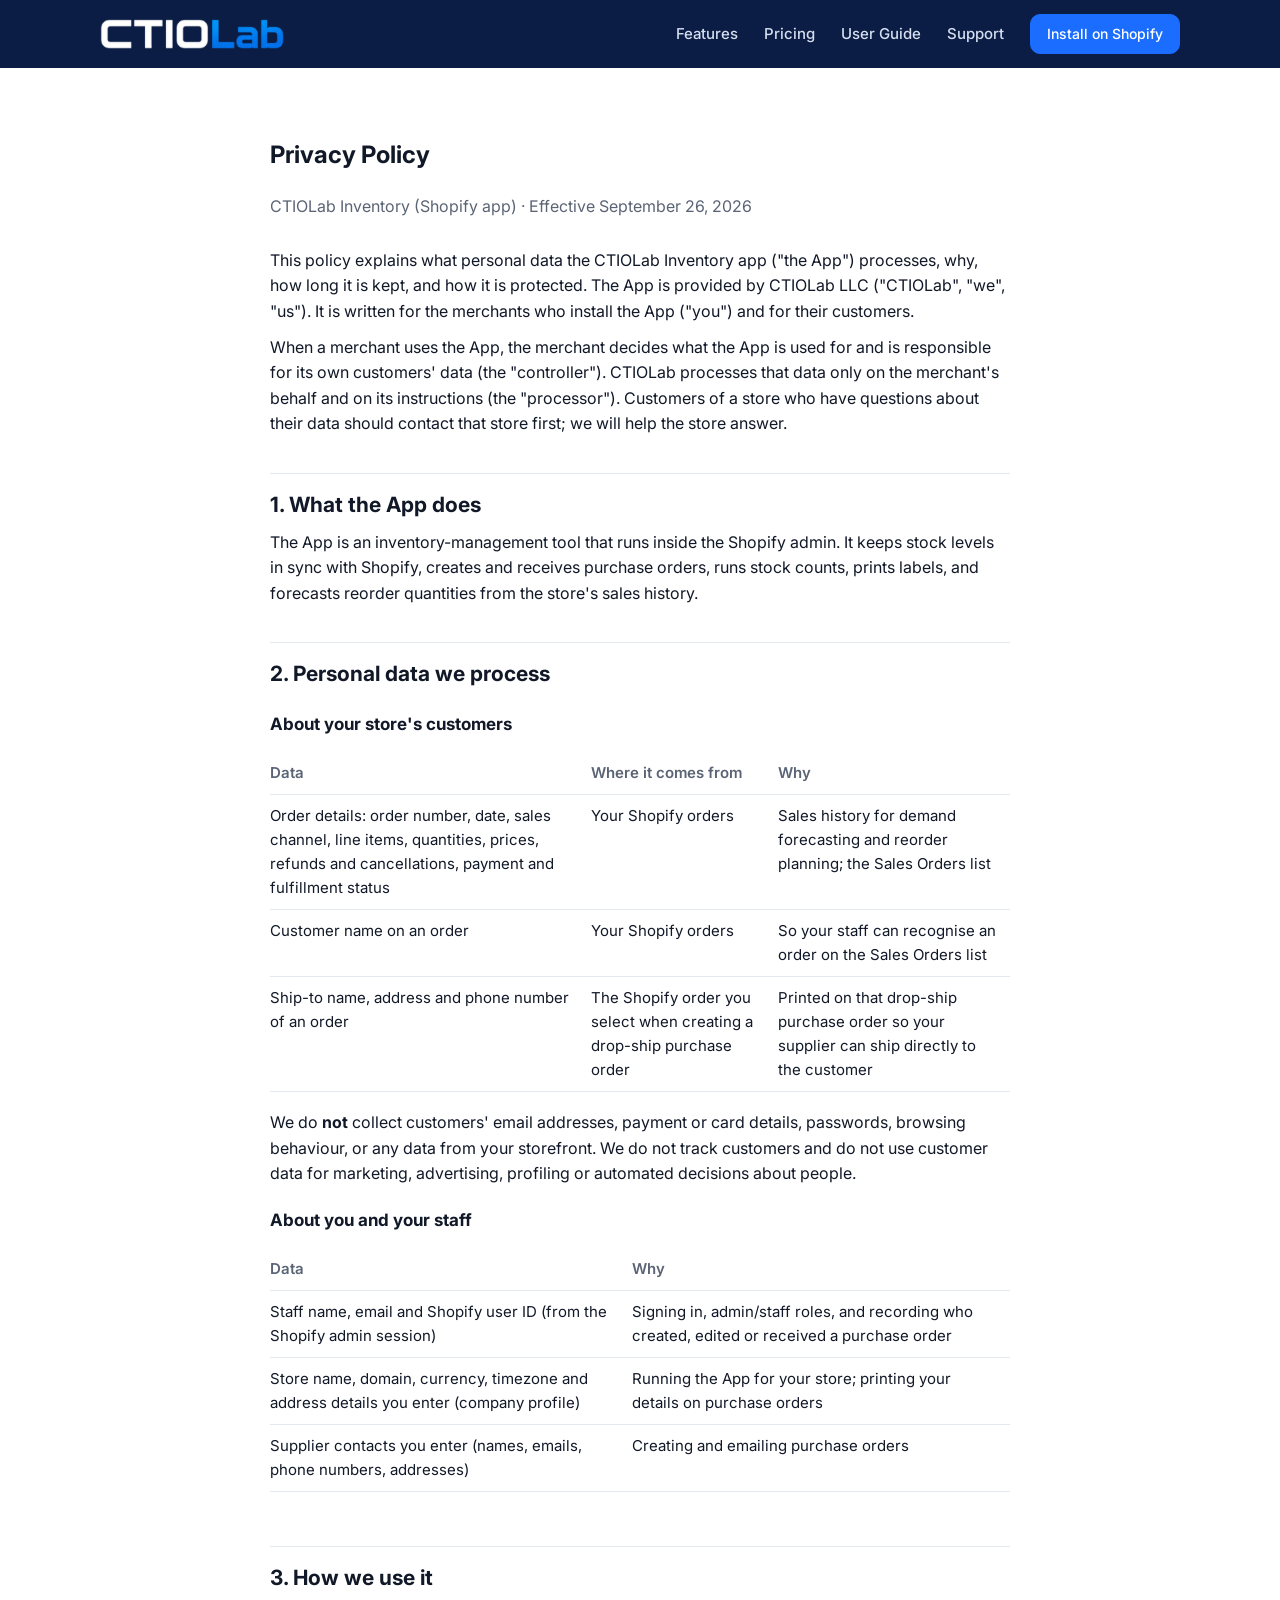
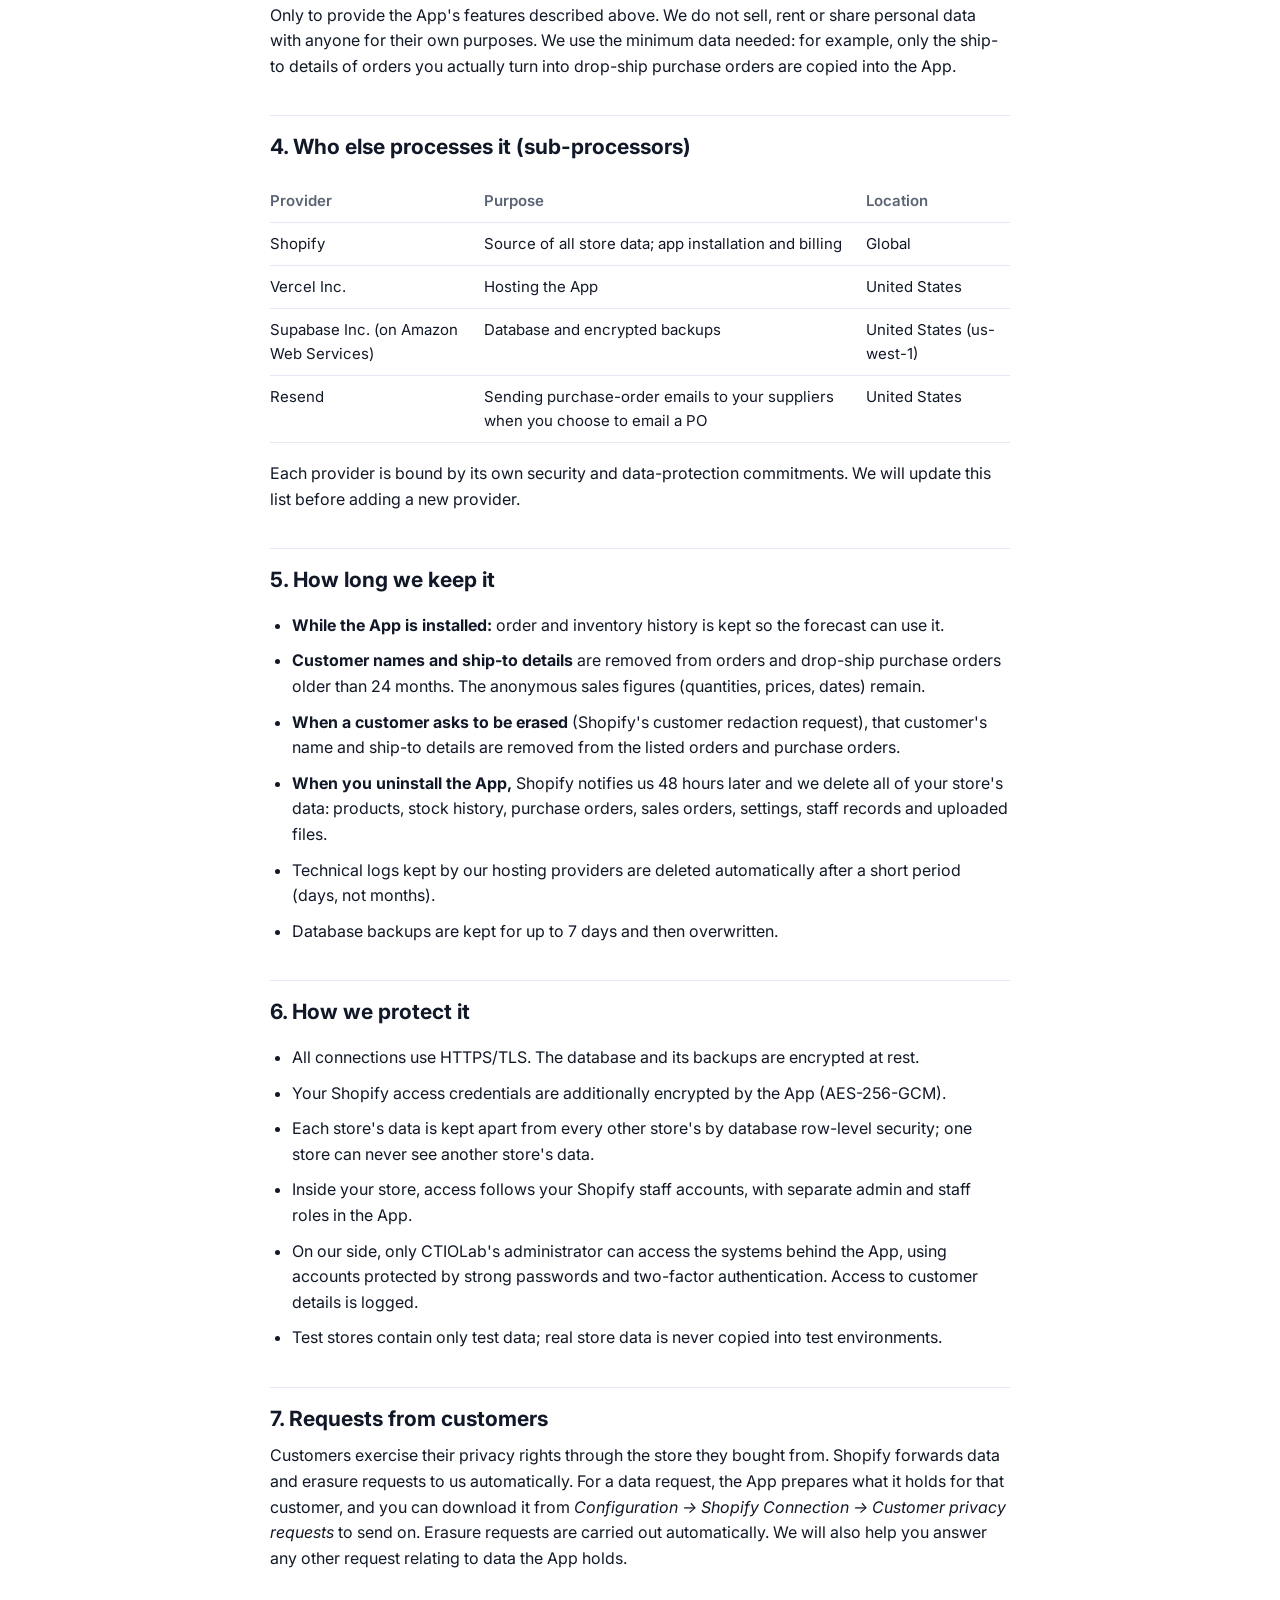
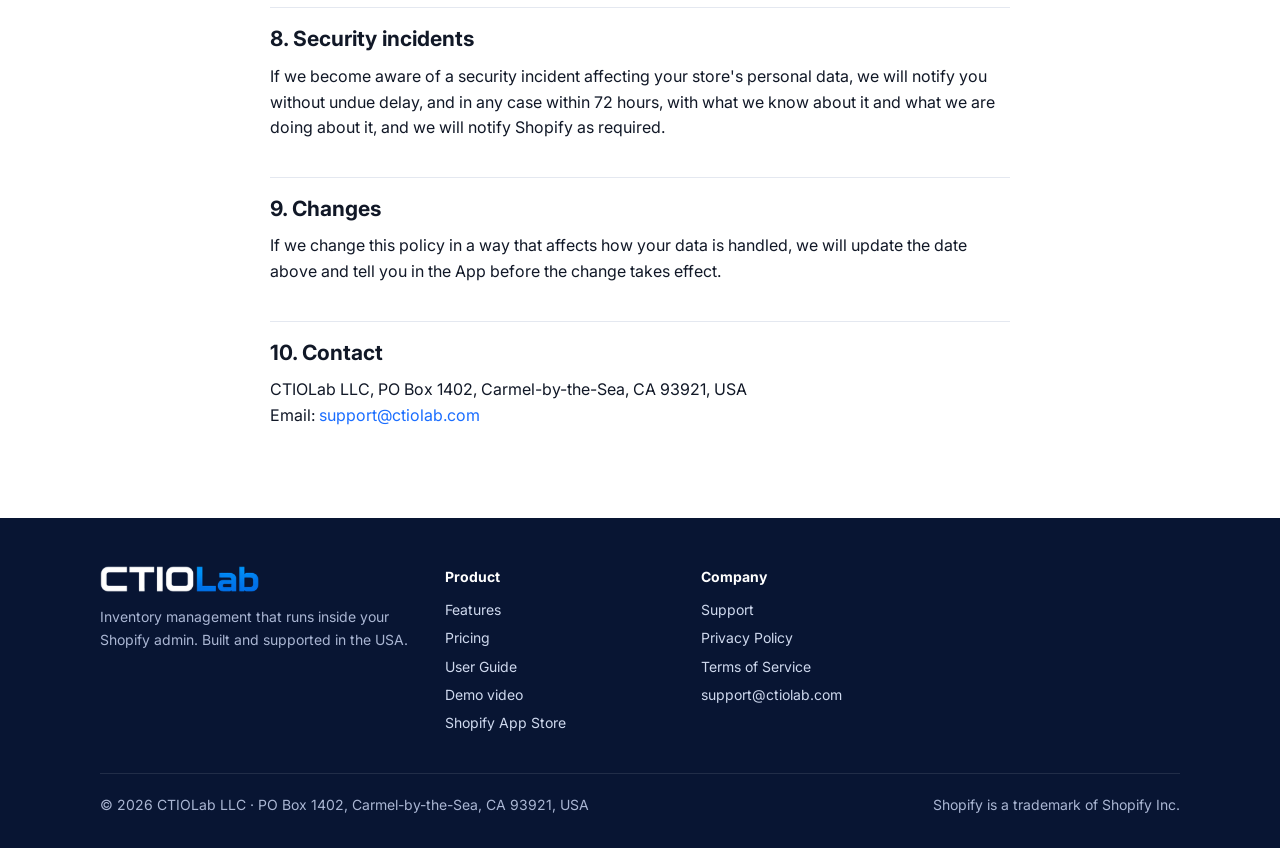
<file: privacy.html>
<!doctype html>
<html lang="en">
<head>
<meta charset="utf-8">
<meta name="viewport" content="width=device-width, initial-scale=1">
<title>Privacy Policy: CTIOLab IMS</title>
<meta name="description" content="What personal data the CTIOLab Inventory app processes, why, how long it is kept, and how it is protected.">
<link rel="canonical" href="https://ctiolab.com/privacy">
<meta property="og:type" content="website">
<meta property="og:title" content="Privacy Policy: CTIOLab IMS">
<meta property="og:description" content="What personal data the CTIOLab Inventory app processes, why, how long it is kept, and how it is protected.">
<meta property="og:url" content="https://ctiolab.com/privacy">
<meta property="og:image" content="https://ctiolab.com/assets/img/og-image.jpg">
<meta name="twitter:card" content="summary_large_image">
<link rel="icon" type="image/png" href="/assets/img/favicon.png">
<link rel="apple-touch-icon" href="/assets/img/apple-touch-icon.png">
<link rel="preconnect" href="https://fonts.googleapis.com">
<link rel="preconnect" href="https://fonts.gstatic.com" crossorigin>
<link href="https://fonts.googleapis.com/css2?family=Inter:wght@400;500;600;700&display=swap" rel="stylesheet">
<link rel="stylesheet" href="/assets/styles.css">
</head>
<body>
<header class="site-header">
  <div class="wrap">
    <a class="brand" href="/" aria-label="CTIOLab home"><img src="/assets/img/ctiolab-logo.png" alt="CTIOLab" width="184" height="30"></a>
    <button class="menu-toggle" aria-label="Open menu" aria-expanded="false" onclick="var n=document.querySelector('.nav');var o=n.classList.toggle('open');this.setAttribute('aria-expanded',o)">&#9776;</button>
    <nav class="nav" aria-label="Main">
      <a href="/#features">Features</a>
      <a href="/pricing">Pricing</a>
      <a href="/guide">User Guide</a>
      <a href="/support">Support</a>
      <a class="btn small" href="https://apps.shopify.com/ctiolab-inventory">Install on Shopify</a>
    </nav>
  </div>
</header>
<main>
<article class="legal">
<h1>Privacy Policy</h1>
<p class="meta">CTIOLab Inventory (Shopify app) · Effective September 26, 2026</p>

<p>This policy explains what personal data the CTIOLab Inventory app ("the App") processes, why, how long it is kept, and how it is protected. The App is provided by CTIOLab LLC ("CTIOLab", "we", "us"). It is written for the merchants who install the App ("you") and for their customers.</p>

<p>When a merchant uses the App, the merchant decides what the App is used for and is responsible for its own customers' data (the "controller"). CTIOLab processes that data only on the merchant's behalf and on its instructions (the "processor"). Customers of a store who have questions about their data should contact that store first; we will help the store answer.</p>

<h2>1. What the App does</h2>
<p>The App is an inventory-management tool that runs inside the Shopify admin. It keeps stock levels in sync with Shopify, creates and receives purchase orders, runs stock counts, prints labels, and forecasts reorder quantities from the store's sales history.</p>

<h2>2. Personal data we process</h2>
<h3>About your store's customers</h3>
<div class="table-scroll"><table>
<tr><th>Data</th><th>Where it comes from</th><th>Why</th></tr>
<tr><td>Order details: order number, date, sales channel, line items, quantities, prices, refunds and cancellations, payment and fulfillment status</td><td>Your Shopify orders</td><td>Sales history for demand forecasting and reorder planning; the Sales Orders list</td></tr>
<tr><td>Customer name on an order</td><td>Your Shopify orders</td><td>So your staff can recognise an order on the Sales Orders list</td></tr>
<tr><td>Ship-to name, address and phone number of an order</td><td>The Shopify order you select when creating a drop-ship purchase order</td><td>Printed on that drop-ship purchase order so your supplier can ship directly to the customer</td></tr>
</table></div>
<p>We do <strong>not</strong> collect customers' email addresses, payment or card details, passwords, browsing behaviour, or any data from your storefront. We do not track customers and do not use customer data for marketing, advertising, profiling or automated decisions about people.</p>

<h3>About you and your staff</h3>
<div class="table-scroll"><table>
<tr><th>Data</th><th>Why</th></tr>
<tr><td>Staff name, email and Shopify user ID (from the Shopify admin session)</td><td>Signing in, admin/staff roles, and recording who created, edited or received a purchase order</td></tr>
<tr><td>Store name, domain, currency, timezone and address details you enter (company profile)</td><td>Running the App for your store; printing your details on purchase orders</td></tr>
<tr><td>Supplier contacts you enter (names, emails, phone numbers, addresses)</td><td>Creating and emailing purchase orders</td></tr>
</table></div>

<h2>3. How we use it</h2>
<p>Only to provide the App's features described above. We do not sell, rent or share personal data with anyone for their own purposes. We use the minimum data needed: for example, only the ship-to details of orders you actually turn into drop-ship purchase orders are copied into the App.</p>

<h2>4. Who else processes it (sub-processors)</h2>
<div class="table-scroll"><table>
<tr><th>Provider</th><th>Purpose</th><th>Location</th></tr>
<tr><td>Shopify</td><td>Source of all store data; app installation and billing</td><td>Global</td></tr>
<tr><td>Vercel Inc.</td><td>Hosting the App</td><td>United States</td></tr>
<tr><td>Supabase Inc. (on Amazon Web Services)</td><td>Database and encrypted backups</td><td>United States (us-west-1)</td></tr>
<tr><td>Resend</td><td>Sending purchase-order emails to your suppliers when you choose to email a PO</td><td>United States</td></tr>
</table></div>
<p>Each provider is bound by its own security and data-protection commitments. We will update this list before adding a new provider.</p>

<h2>5. How long we keep it</h2>
<ul>
<li><strong>While the App is installed:</strong> order and inventory history is kept so the forecast can use it.</li>
<li><strong>Customer names and ship-to details</strong> are removed from orders and drop-ship purchase orders older than 24 months. The anonymous sales figures (quantities, prices, dates) remain.</li>
<li><strong>When a customer asks to be erased</strong> (Shopify's customer redaction request), that customer's name and ship-to details are removed from the listed orders and purchase orders.</li>
<li><strong>When you uninstall the App,</strong> Shopify notifies us 48 hours later and we delete all of your store's data: products, stock history, purchase orders, sales orders, settings, staff records and uploaded files.</li>
<li>Technical logs kept by our hosting providers are deleted automatically after a short period (days, not months).</li>
<li>Database backups are kept for up to 7 days and then overwritten.</li>
</ul>

<h2>6. How we protect it</h2>
<ul>
<li>All connections use HTTPS/TLS. The database and its backups are encrypted at rest.</li>
<li>Your Shopify access credentials are additionally encrypted by the App (AES-256-GCM).</li>
<li>Each store's data is kept apart from every other store's by database row-level security; one store can never see another store's data.</li>
<li>Inside your store, access follows your Shopify staff accounts, with separate admin and staff roles in the App.</li>
<li>On our side, only CTIOLab's administrator can access the systems behind the App, using accounts protected by strong passwords and two-factor authentication. Access to customer details is logged.</li>
<li>Test stores contain only test data; real store data is never copied into test environments.</li>
</ul>

<h2>7. Requests from customers</h2>
<p>Customers exercise their privacy rights through the store they bought from. Shopify forwards data and erasure requests to us automatically. For a data request, the App prepares what it holds for that customer, and you can download it from <em>Configuration → Shopify Connection → Customer privacy requests</em> to send on. Erasure requests are carried out automatically. We will also help you answer any other request relating to data the App holds.</p>

<h2>8. Security incidents</h2>
<p>If we become aware of a security incident affecting your store's personal data, we will notify you without undue delay, and in any case within 72 hours, with what we know about it and what we are doing about it, and we will notify Shopify as required.</p>

<h2>9. Changes</h2>
<p>If we change this policy in a way that affects how your data is handled, we will update the date above and tell you in the App before the change takes effect.</p>

<h2>10. Contact</h2>
<p>CTIOLab LLC, PO Box 1402, Carmel-by-the-Sea, CA 93921, USA<br>Email: <a href="mailto:support@ctiolab.com">support@ctiolab.com</a></p>


</article>
</main>
<footer class="site-footer">
  <div class="wrap">
    <div class="cols">
      <div>
        <img src="/assets/img/ctiolab-logo.png" alt="CTIOLab" width="159" height="26">
        <p>Inventory management that runs inside your Shopify admin. Built and supported in the USA.</p>
      </div>
      <div>
        <h4>Product</h4>
        <ul>
          <li><a href="/#features">Features</a></li>
          <li><a href="/pricing">Pricing</a></li>
          <li><a href="/guide">User Guide</a></li>
          <li><a href="https://youtu.be/Uq6134Y5gj8">Demo video</a></li>
          <li><a href="https://apps.shopify.com/ctiolab-inventory">Shopify App Store</a></li>
        </ul>
      </div>
      <div>
        <h4>Company</h4>
        <ul>
          <li><a href="/support">Support</a></li>
          <li><a href="/privacy">Privacy Policy</a></li>
          <li><a href="/terms">Terms of Service</a></li>
          <li><a href="mailto:support@ctiolab.com">support@ctiolab.com</a></li>
        </ul>
      </div>
    </div>
    <div class="bottom">
      <span>&copy; 2026 CTIOLab LLC &middot; PO Box 1402, Carmel-by-the-Sea, CA 93921, USA</span>
      <span>Shopify is a trademark of Shopify Inc.</span>
    </div>
  </div>
</footer>
</body>
</html>
</file>
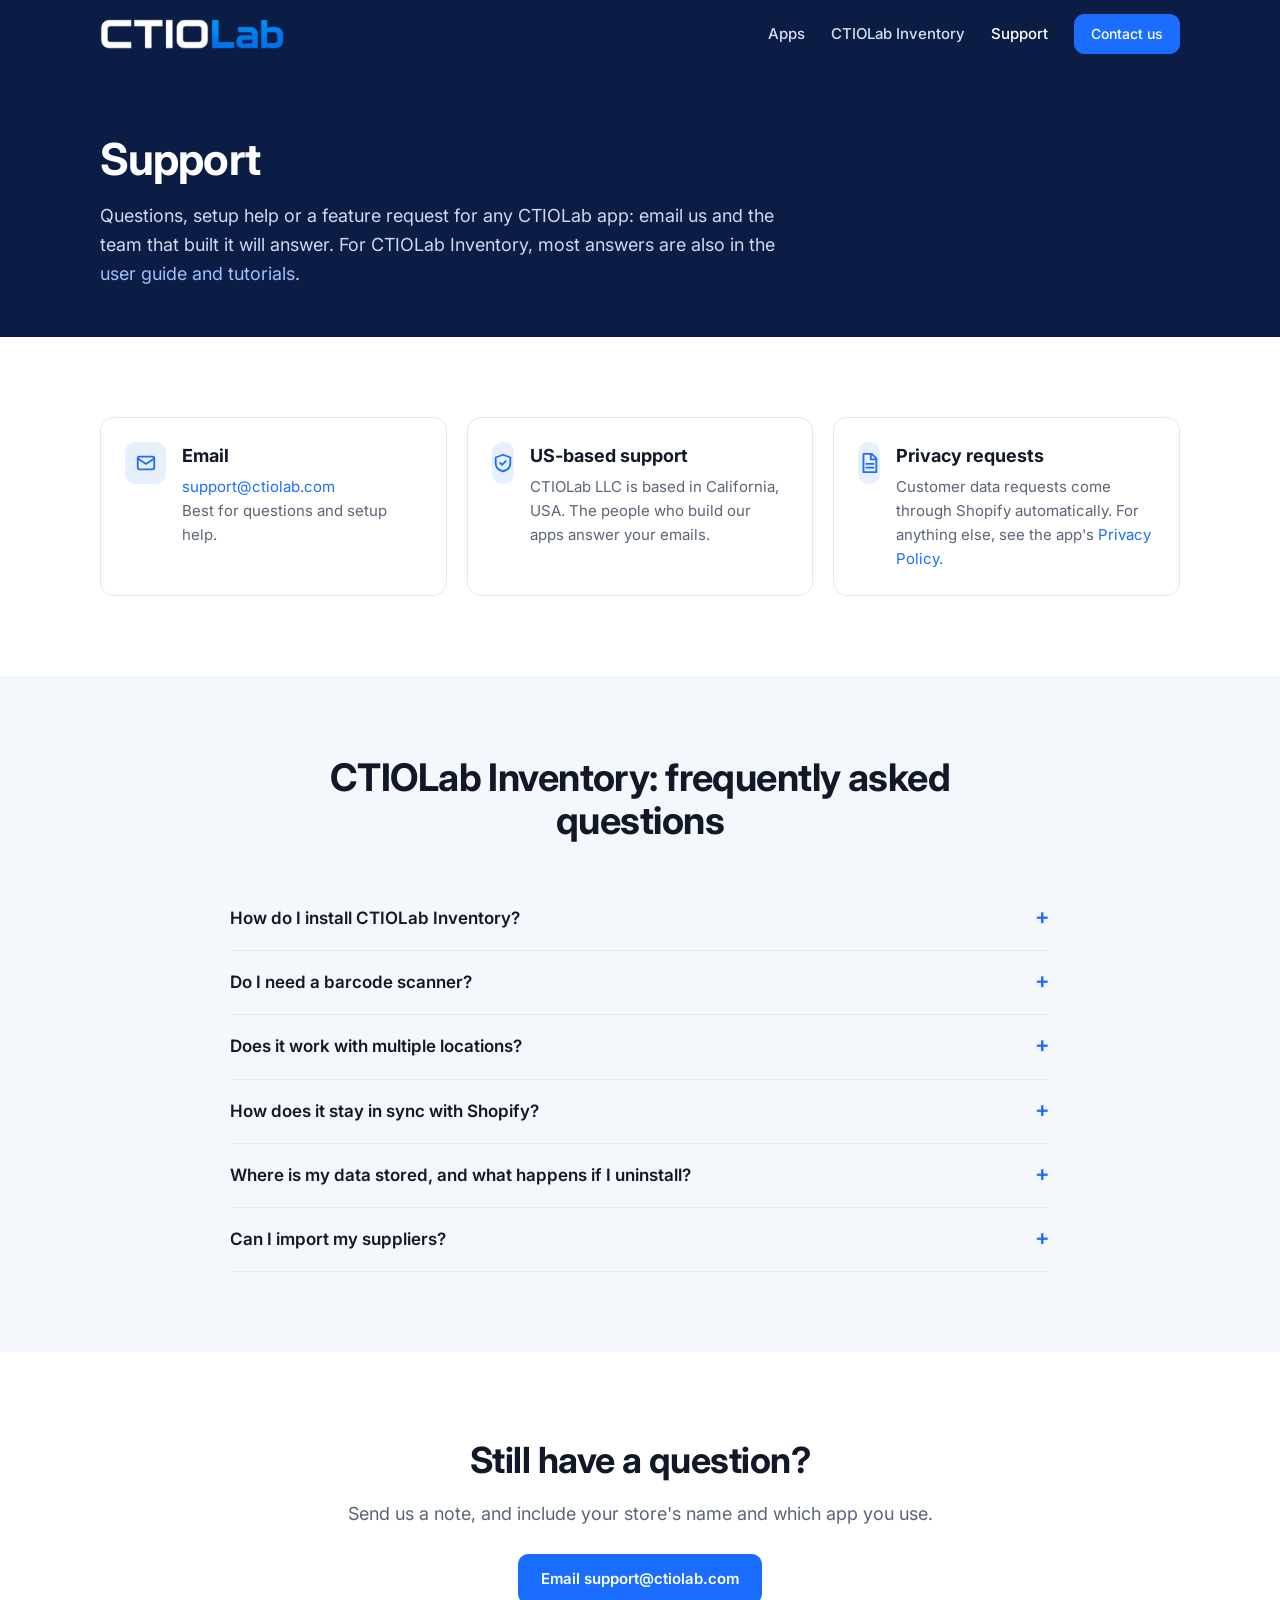
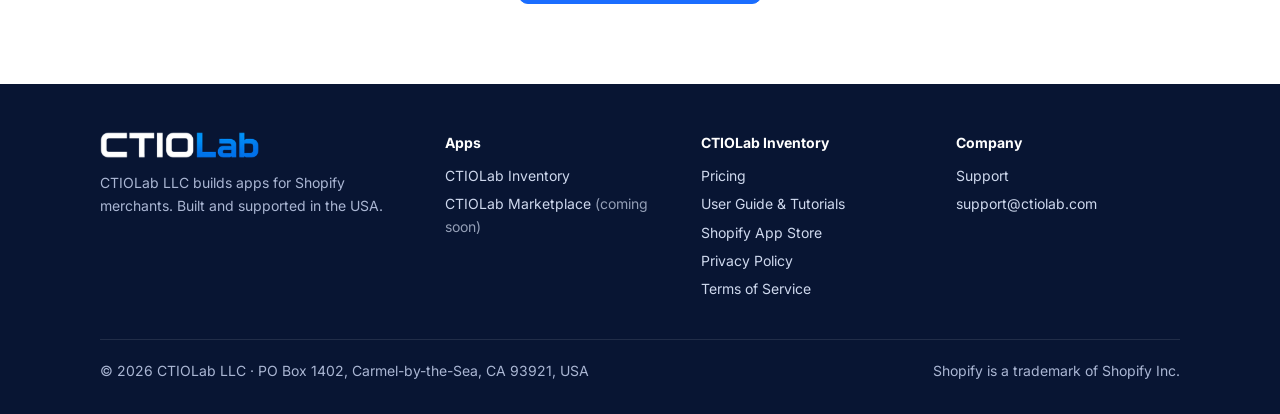
<file: support.html>
<!doctype html>
<html lang="en">
<head>
<meta charset="utf-8">
<meta name="viewport" content="width=device-width, initial-scale=1">
<title>Support: CTIOLab</title>
<meta name="description" content="Contact CTIOLab support by email. US-based support from the team that builds our Shopify apps, plus answers to common questions.">
<link rel="canonical" href="https://ctiolab.com/support">
<meta property="og:type" content="website">
<meta property="og:title" content="Support: CTIOLab">
<meta property="og:description" content="Contact CTIOLab support by email. US-based support from the team that builds our Shopify apps, plus answers to common questions.">
<meta property="og:url" content="https://ctiolab.com/support">
<meta property="og:image" content="https://ctiolab.com/assets/img/og-image.jpg">
<meta name="twitter:card" content="summary_large_image">
<link rel="icon" type="image/png" href="/assets/img/favicon.png">
<link rel="apple-touch-icon" href="/assets/img/apple-touch-icon.png">
<link rel="preconnect" href="https://fonts.googleapis.com">
<link rel="preconnect" href="https://fonts.gstatic.com" crossorigin>
<link href="https://fonts.googleapis.com/css2?family=Inter:wght@400;500;600;700&display=swap" rel="stylesheet">
<link rel="stylesheet" href="/assets/styles.css">
</head>
<body>
<header class="site-header">
  <div class="wrap">
    <a class="brand" href="/" aria-label="CTIOLab home"><img src="/assets/img/ctiolab-logo.png" alt="CTIOLab" width="184" height="30"></a>
    <button class="menu-toggle" aria-label="Open menu" aria-expanded="false" onclick="var n=document.querySelector('.nav');var o=n.classList.toggle('open');this.setAttribute('aria-expanded',o)">&#9776;</button>
    <nav class="nav" aria-label="Main">
      <a href="/#apps">Apps</a>
      <a href="/inventory">CTIOLab Inventory</a>
      <a href="/support" aria-current="page">Support</a>
      <a class="btn small" href="mailto:support@ctiolab.com">Contact us</a>
    </nav>
  </div>
</header>
<main>

<section class="page-hero"><div class="wrap">
  <h1>Support</h1>
  <p>Questions, setup help or a feature request for any CTIOLab app: email us and the team that built it will answer. For CTIOLab Inventory, most answers are also in the <a href="/inventory/guide" style="color:#9fc0ff">user guide and tutorials</a>.</p>
</div></section>
<section>
  <div class="wrap">
    <div class="grid three">
      <div class="card contact-card"><div class="icon"><svg viewBox="0 0 24 24" fill="none" stroke="currentColor" stroke-width="2" stroke-linecap="round" stroke-linejoin="round" aria-hidden="true"><rect x="3" y="5" width="18" height="14" rx="2"/><path d="M3 7l9 6 9-6"/></svg></div><div><h3>Email</h3><p><a href="mailto:support@ctiolab.com">support@ctiolab.com</a><br>Best for questions and setup help.</p></div></div>
      <div class="card contact-card"><div class="icon"><svg viewBox="0 0 24 24" fill="none" stroke="currentColor" stroke-width="2" stroke-linecap="round" stroke-linejoin="round" aria-hidden="true"><path d="M12 3l8 3v6c0 5-3.5 8-8 9-4.5-1-8-4-8-9V6l8-3z"/><path d="M9 12l2 2 4-4"/></svg></div><div><h3>US-based support</h3><p>CTIOLab LLC is based in California, USA. The people who build our apps answer your emails.</p></div></div>
      <div class="card contact-card"><div class="icon"><svg viewBox="0 0 24 24" fill="none" stroke="currentColor" stroke-width="2" stroke-linecap="round" stroke-linejoin="round" aria-hidden="true"><path d="M6 2h9l5 5v15H6z"/><path d="M14 2v6h6M9 13h8M9 17h8"/></svg></div><div><h3>Privacy requests</h3><p>Customer data requests come through Shopify automatically. For anything else, see the app's <a href="/inventory/privacy">Privacy Policy</a>.</p></div></div>
    </div>
  </div>
</section>
<section class="soft">
  <div class="wrap">
    <div class="section-head center"><h2>CTIOLab Inventory: frequently asked questions</h2></div>
    <div class="faq"><details><summary>How do I install CTIOLab Inventory?</summary><p>Install it from the <a href="https://apps.shopify.com/ctiolab-inventory">Shopify App Store</a>. It opens inside your Shopify admin, sets itself up from your store's data and shows a short checklist for anything left to do. The <a href="/inventory/guide">user guide</a> walks through every page.</p></details><details><summary>Do I need a barcode scanner?</summary><p>No. A USB or Bluetooth barcode scanner makes receiving and counting faster, but you can also type or search SKUs.</p></details><details><summary>Does it work with multiple locations?</summary><p>Yes. Stock counts, receiving and low-stock alerts all work per location.</p></details><details><summary>How does it stay in sync with Shopify?</summary><p>Your catalog is imported from Shopify and stock levels stay in sync automatically. When you receive a purchase order or finish a stock count, the app updates Shopify for you.</p></details><details><summary>Where is my data stored, and what happens if I uninstall?</summary><p>Your data is stored in the United States, encrypted in transit and at rest. If you uninstall, your store's data is deleted 48 hours later. Details are in our <a href="/inventory/privacy">Privacy Policy</a>.</p></details><details><summary>Can I import my suppliers?</summary><p>Yes. Import them from any spreadsheet. A QuickBooks vendor export works as it is.</p></details></div>
  </div>
</section>
<section class="cta">
  <div class="wrap">
    <h2>Still have a question?</h2>
    <p>Send us a note, and include your store's name and which app you use.</p>
    <div class="actions"><a class="btn" href="mailto:support@ctiolab.com">Email support@ctiolab.com</a></div>
  </div>
</section>

</main>
<footer class="site-footer">
  <div class="wrap">
    <div class="cols">
      <div>
        <img src="/assets/img/ctiolab-logo.png" alt="CTIOLab" width="159" height="26">
        <p>CTIOLab LLC builds apps for Shopify merchants. Built and supported in the USA.</p>
      </div>
      <div>
        <h4>Apps</h4>
        <ul>
          <li><a href="/inventory">CTIOLab Inventory</a></li>
          <li><a href="/#apps">CTIOLab Marketplace <span style="opacity:.7">(coming soon)</span></a></li>
        </ul>
      </div>
      <div>
        <h4>CTIOLab Inventory</h4>
        <ul>
          <li><a href="/inventory/pricing">Pricing</a></li>
          <li><a href="/inventory/guide">User Guide &amp; Tutorials</a></li>
          <li><a href="https://apps.shopify.com/ctiolab-inventory">Shopify App Store</a></li>
          <li><a href="/inventory/privacy">Privacy Policy</a></li>
          <li><a href="/inventory/terms">Terms of Service</a></li>
        </ul>
      </div>
      <div>
        <h4>Company</h4>
        <ul>
          <li><a href="/support">Support</a></li>
          <li><a href="mailto:support@ctiolab.com">support@ctiolab.com</a></li>
        </ul>
      </div>
    </div>
    <div class="bottom">
      <span>&copy; 2026 CTIOLab LLC &middot; PO Box 1402, Carmel-by-the-Sea, CA 93921, USA</span>
      <span>Shopify is a trademark of Shopify Inc.</span>
    </div>
  </div>
</footer>
</body>
</html>
</file>
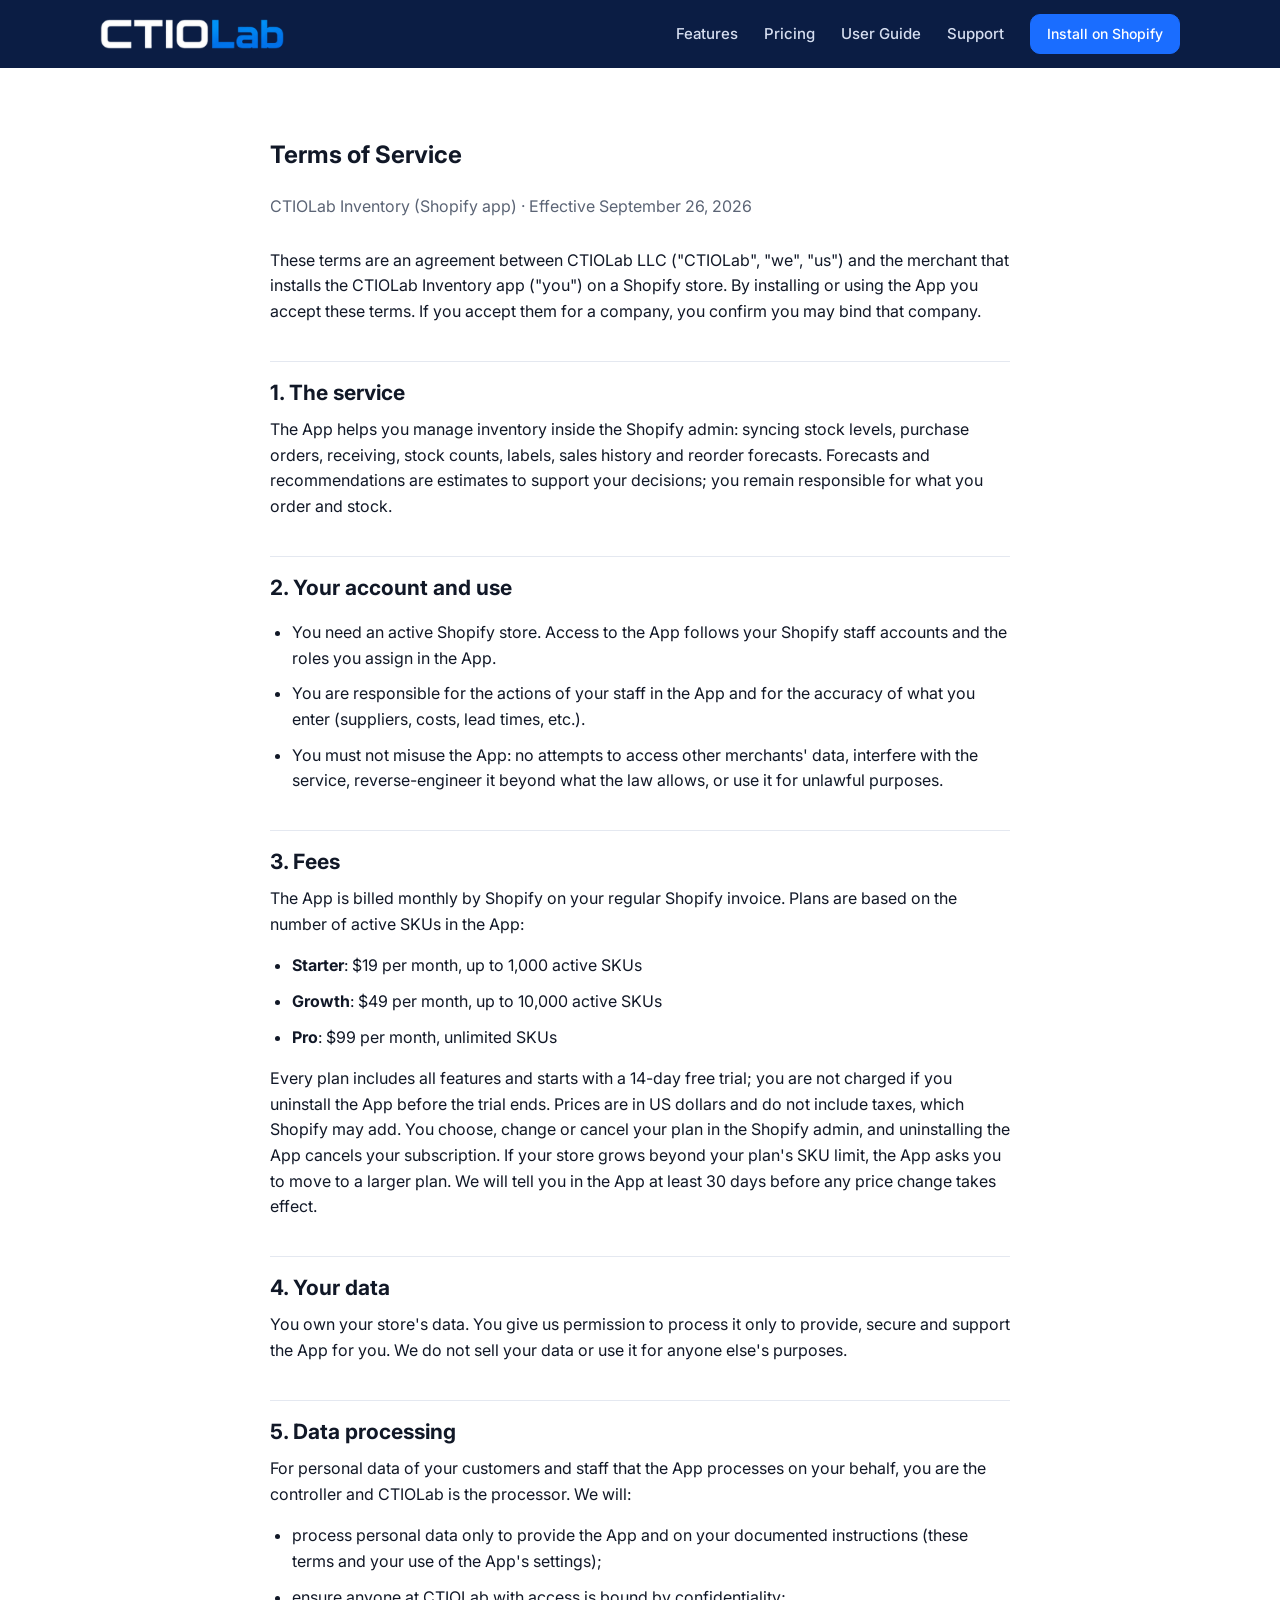
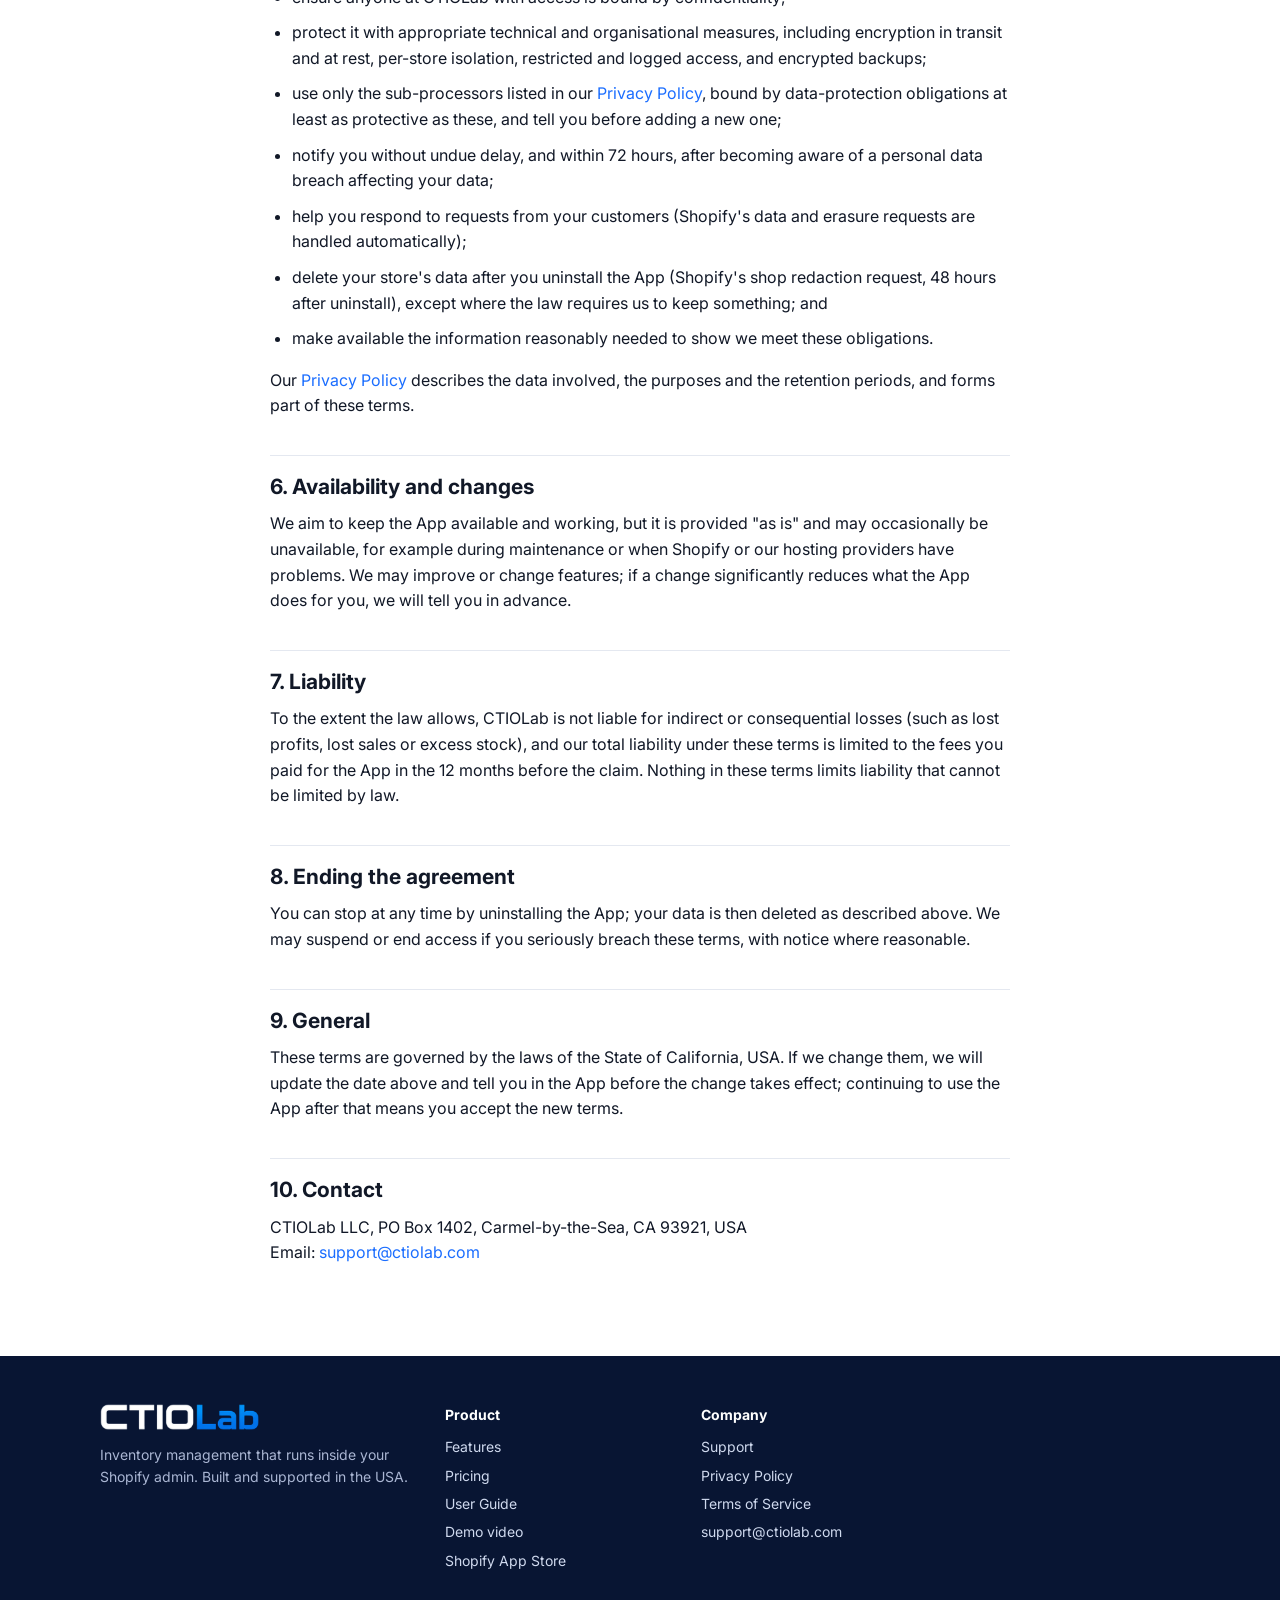
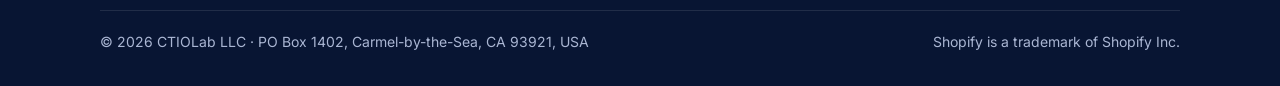
<file: terms.html>
<!doctype html>
<html lang="en">
<head>
<meta charset="utf-8">
<meta name="viewport" content="width=device-width, initial-scale=1">
<title>Terms of Service: CTIOLab IMS</title>
<meta name="description" content="The terms for using the CTIOLab Inventory app for Shopify.">
<link rel="canonical" href="https://ctiolab.com/terms">
<meta property="og:type" content="website">
<meta property="og:title" content="Terms of Service: CTIOLab IMS">
<meta property="og:description" content="The terms for using the CTIOLab Inventory app for Shopify.">
<meta property="og:url" content="https://ctiolab.com/terms">
<meta property="og:image" content="https://ctiolab.com/assets/img/og-image.jpg">
<meta name="twitter:card" content="summary_large_image">
<link rel="icon" type="image/png" href="/assets/img/favicon.png">
<link rel="apple-touch-icon" href="/assets/img/apple-touch-icon.png">
<link rel="preconnect" href="https://fonts.googleapis.com">
<link rel="preconnect" href="https://fonts.gstatic.com" crossorigin>
<link href="https://fonts.googleapis.com/css2?family=Inter:wght@400;500;600;700&display=swap" rel="stylesheet">
<link rel="stylesheet" href="/assets/styles.css">
</head>
<body>
<header class="site-header">
  <div class="wrap">
    <a class="brand" href="/" aria-label="CTIOLab home"><img src="/assets/img/ctiolab-logo.png" alt="CTIOLab" width="184" height="30"></a>
    <button class="menu-toggle" aria-label="Open menu" aria-expanded="false" onclick="var n=document.querySelector('.nav');var o=n.classList.toggle('open');this.setAttribute('aria-expanded',o)">&#9776;</button>
    <nav class="nav" aria-label="Main">
      <a href="/#features">Features</a>
      <a href="/pricing">Pricing</a>
      <a href="/guide">User Guide</a>
      <a href="/support">Support</a>
      <a class="btn small" href="https://apps.shopify.com/ctiolab-inventory">Install on Shopify</a>
    </nav>
  </div>
</header>
<main>
<article class="legal">
<h1>Terms of Service</h1>
<p class="meta">CTIOLab Inventory (Shopify app) · Effective September 26, 2026</p>

<p>These terms are an agreement between CTIOLab LLC ("CTIOLab", "we", "us") and the merchant that installs the CTIOLab Inventory app ("you") on a Shopify store. By installing or using the App you accept these terms. If you accept them for a company, you confirm you may bind that company.</p>

<h2>1. The service</h2>
<p>The App helps you manage inventory inside the Shopify admin: syncing stock levels, purchase orders, receiving, stock counts, labels, sales history and reorder forecasts. Forecasts and recommendations are estimates to support your decisions; you remain responsible for what you order and stock.</p>

<h2>2. Your account and use</h2>
<ul>
<li>You need an active Shopify store. Access to the App follows your Shopify staff accounts and the roles you assign in the App.</li>
<li>You are responsible for the actions of your staff in the App and for the accuracy of what you enter (suppliers, costs, lead times, etc.).</li>
<li>You must not misuse the App: no attempts to access other merchants' data, interfere with the service, reverse-engineer it beyond what the law allows, or use it for unlawful purposes.</li>
</ul>

<h2>3. Fees</h2>
<p>The App is billed monthly by Shopify on your regular Shopify invoice. Plans are based on the number of active SKUs in the App:</p>
<ul>
<li><strong>Starter</strong>: $19 per month, up to 1,000 active SKUs</li>
<li><strong>Growth</strong>: $49 per month, up to 10,000 active SKUs</li>
<li><strong>Pro</strong>: $99 per month, unlimited SKUs</li>
</ul>
<p>Every plan includes all features and starts with a 14-day free trial; you are not charged if you uninstall the App before the trial ends. Prices are in US dollars and do not include taxes, which Shopify may add. You choose, change or cancel your plan in the Shopify admin, and uninstalling the App cancels your subscription. If your store grows beyond your plan's SKU limit, the App asks you to move to a larger plan. We will tell you in the App at least 30 days before any price change takes effect.</p>

<h2>4. Your data</h2>
<p>You own your store's data. You give us permission to process it only to provide, secure and support the App for you. We do not sell your data or use it for anyone else's purposes.</p>

<h2>5. Data processing</h2>
<p>For personal data of your customers and staff that the App processes on your behalf, you are the controller and CTIOLab is the processor. We will:</p>
<ul>
<li>process personal data only to provide the App and on your documented instructions (these terms and your use of the App's settings);</li>
<li>ensure anyone at CTIOLab with access is bound by confidentiality;</li>
<li>protect it with appropriate technical and organisational measures, including encryption in transit and at rest, per-store isolation, restricted and logged access, and encrypted backups;</li>
<li>use only the sub-processors listed in our <a href="/privacy">Privacy Policy</a>, bound by data-protection obligations at least as protective as these, and tell you before adding a new one;</li>
<li>notify you without undue delay, and within 72 hours, after becoming aware of a personal data breach affecting your data;</li>
<li>help you respond to requests from your customers (Shopify's data and erasure requests are handled automatically);</li>
<li>delete your store's data after you uninstall the App (Shopify's shop redaction request, 48 hours after uninstall), except where the law requires us to keep something; and</li>
<li>make available the information reasonably needed to show we meet these obligations.</li>
</ul>
<p>Our <a href="/privacy">Privacy Policy</a> describes the data involved, the purposes and the retention periods, and forms part of these terms.</p>

<h2>6. Availability and changes</h2>
<p>We aim to keep the App available and working, but it is provided "as is" and may occasionally be unavailable, for example during maintenance or when Shopify or our hosting providers have problems. We may improve or change features; if a change significantly reduces what the App does for you, we will tell you in advance.</p>

<h2>7. Liability</h2>
<p>To the extent the law allows, CTIOLab is not liable for indirect or consequential losses (such as lost profits, lost sales or excess stock), and our total liability under these terms is limited to the fees you paid for the App in the 12 months before the claim. Nothing in these terms limits liability that cannot be limited by law.</p>

<h2>8. Ending the agreement</h2>
<p>You can stop at any time by uninstalling the App; your data is then deleted as described above. We may suspend or end access if you seriously breach these terms, with notice where reasonable.</p>

<h2>9. General</h2>
<p>These terms are governed by the laws of the State of California, USA. If we change them, we will update the date above and tell you in the App before the change takes effect; continuing to use the App after that means you accept the new terms.</p>

<h2>10. Contact</h2>
<p>CTIOLab LLC, PO Box 1402, Carmel-by-the-Sea, CA 93921, USA<br>Email: <a href="mailto:support@ctiolab.com">support@ctiolab.com</a></p>


</article>
</main>
<footer class="site-footer">
  <div class="wrap">
    <div class="cols">
      <div>
        <img src="/assets/img/ctiolab-logo.png" alt="CTIOLab" width="159" height="26">
        <p>Inventory management that runs inside your Shopify admin. Built and supported in the USA.</p>
      </div>
      <div>
        <h4>Product</h4>
        <ul>
          <li><a href="/#features">Features</a></li>
          <li><a href="/pricing">Pricing</a></li>
          <li><a href="/guide">User Guide</a></li>
          <li><a href="https://youtu.be/Uq6134Y5gj8">Demo video</a></li>
          <li><a href="https://apps.shopify.com/ctiolab-inventory">Shopify App Store</a></li>
        </ul>
      </div>
      <div>
        <h4>Company</h4>
        <ul>
          <li><a href="/support">Support</a></li>
          <li><a href="/privacy">Privacy Policy</a></li>
          <li><a href="/terms">Terms of Service</a></li>
          <li><a href="mailto:support@ctiolab.com">support@ctiolab.com</a></li>
        </ul>
      </div>
    </div>
    <div class="bottom">
      <span>&copy; 2026 CTIOLab LLC &middot; PO Box 1402, Carmel-by-the-Sea, CA 93921, USA</span>
      <span>Shopify is a trademark of Shopify Inc.</span>
    </div>
  </div>
</footer>
</body>
</html>
</file>
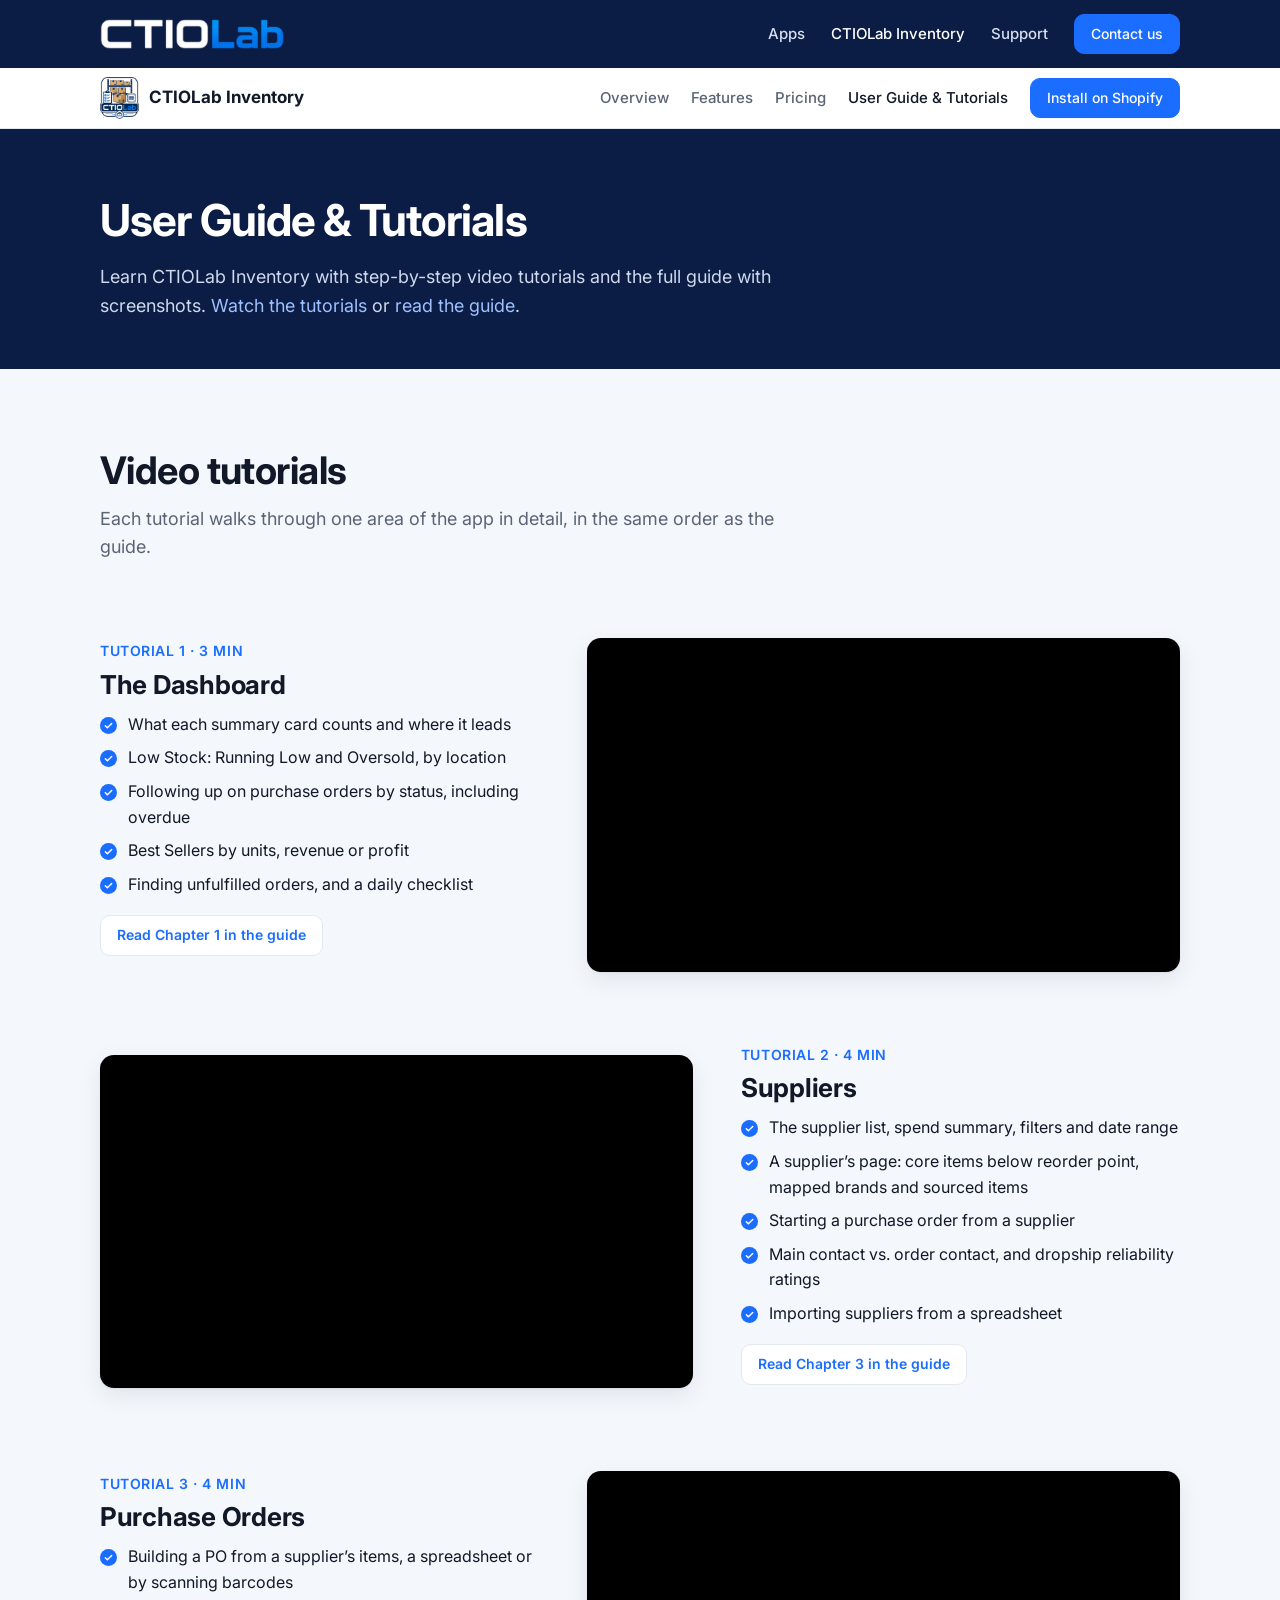
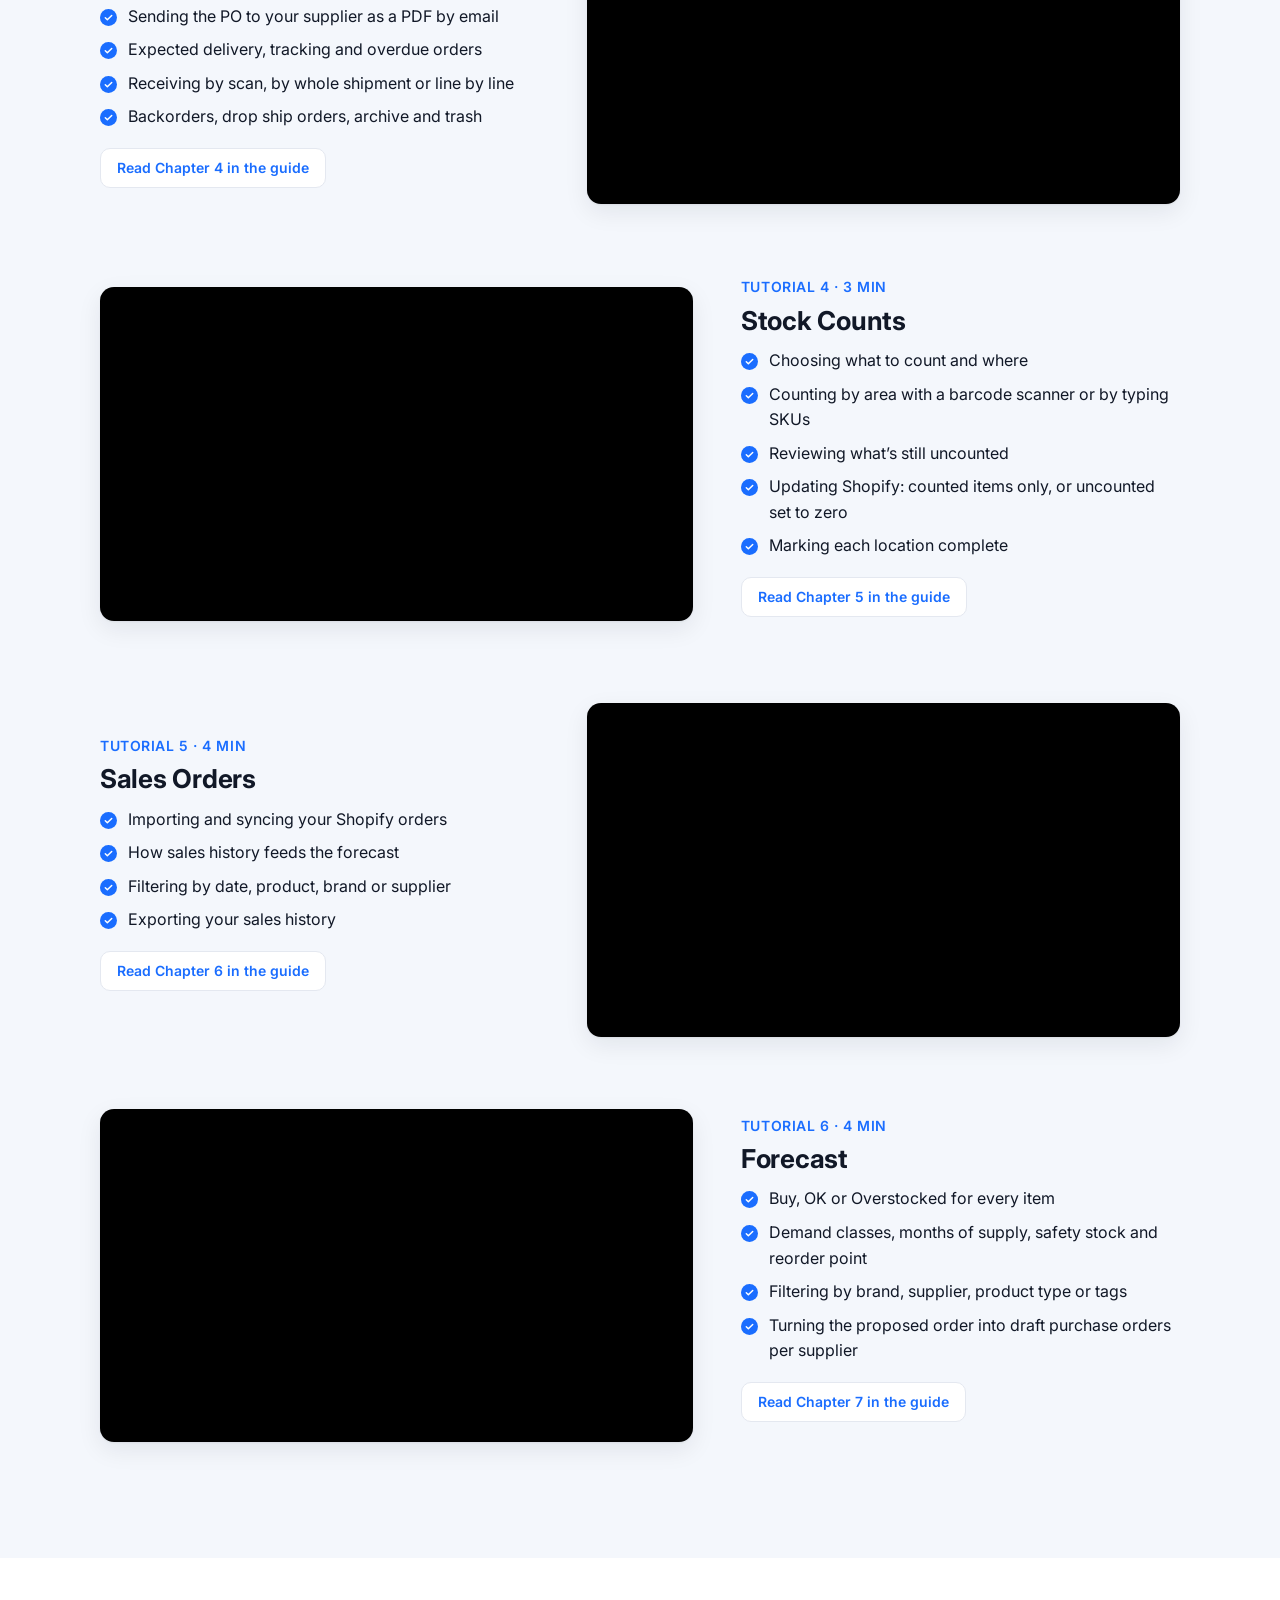
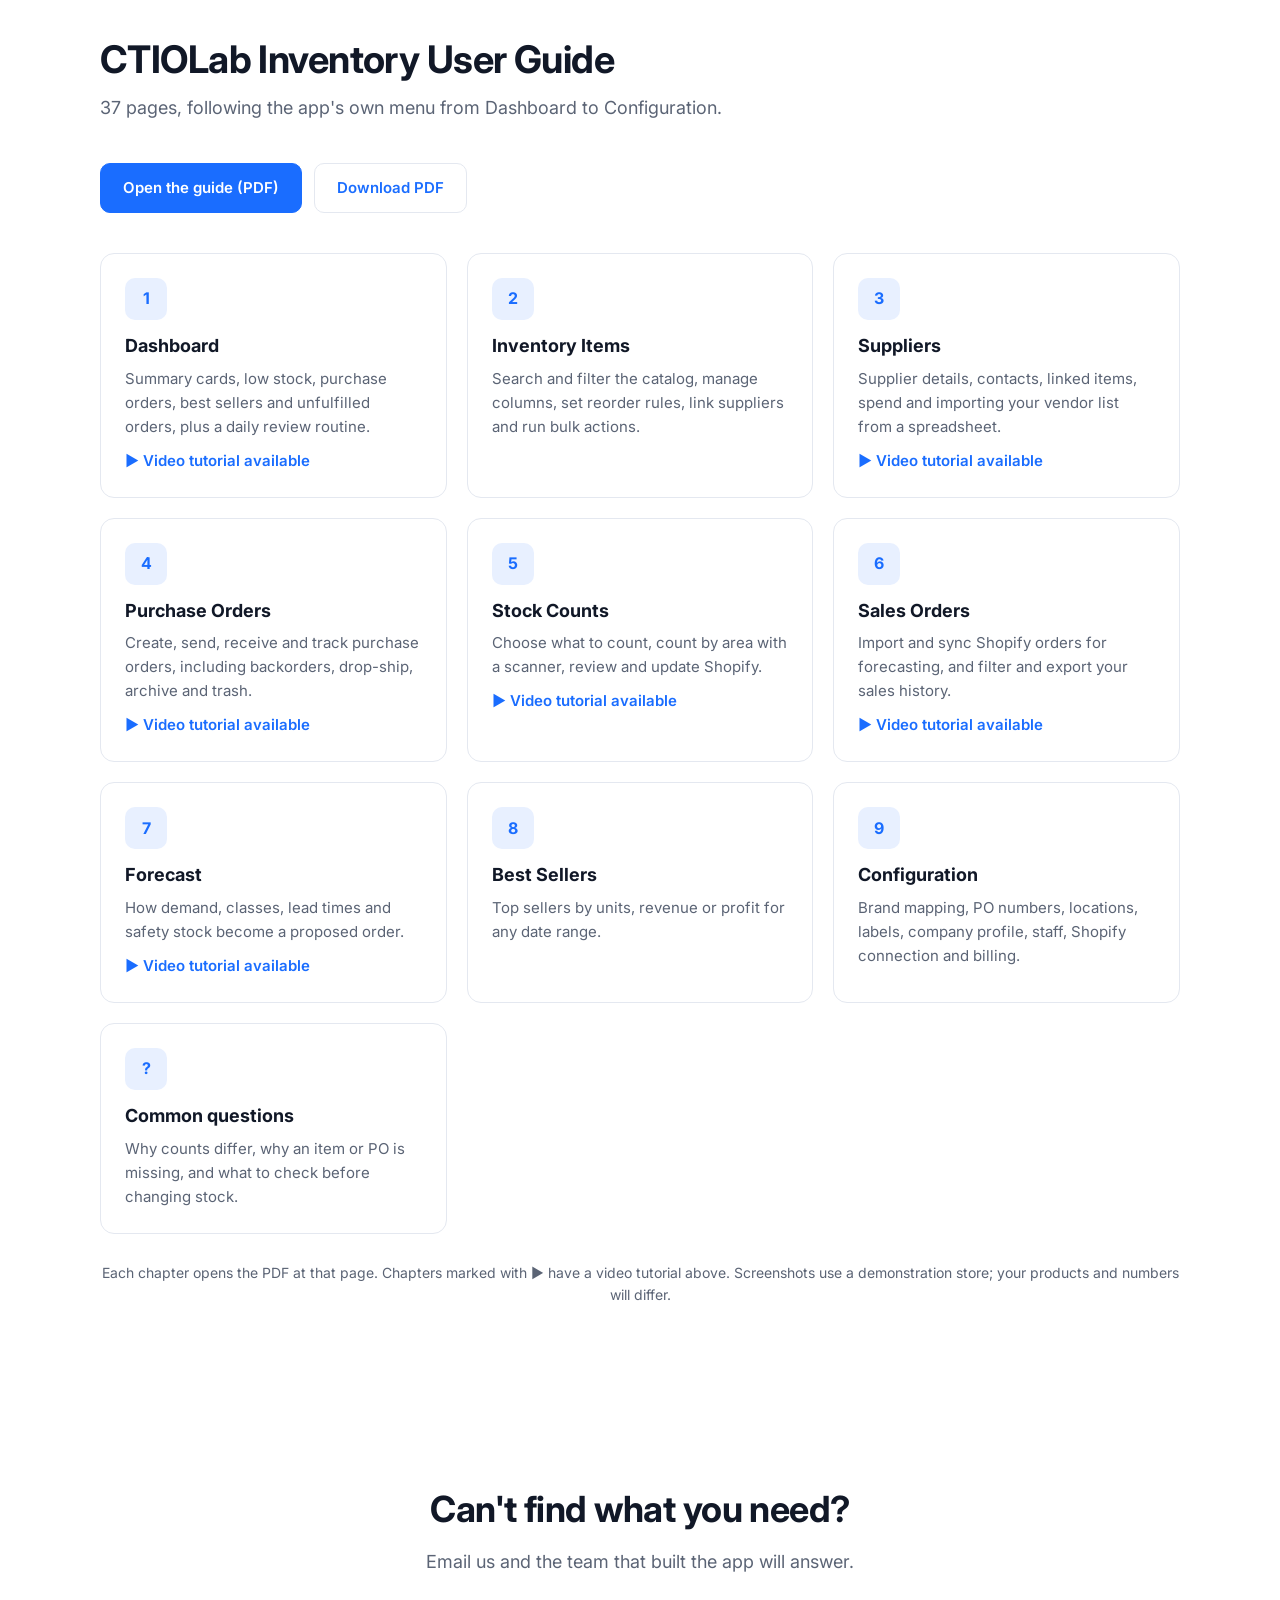
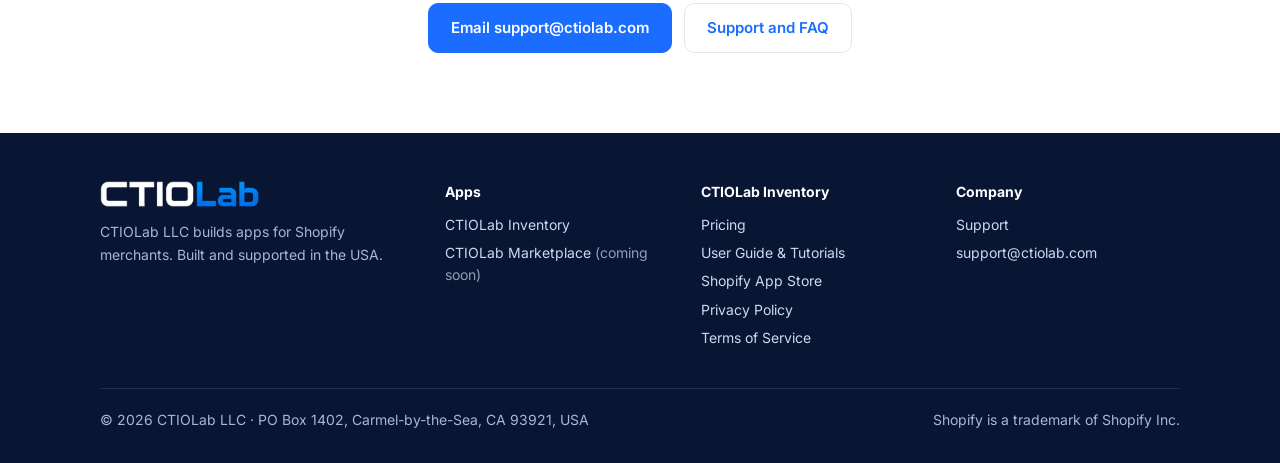
<file: inventory/guide.html>
<!doctype html>
<html lang="en">
<head>
<meta charset="utf-8">
<meta name="viewport" content="width=device-width, initial-scale=1">
<title>User Guide & Tutorials: CTIOLab Inventory</title>
<meta name="description" content="Video tutorials and the full user guide for CTIOLab Inventory: dashboard, items, suppliers, purchase orders, stock counts, sales orders, forecasting and configuration.">
<link rel="canonical" href="https://ctiolab.com/inventory/guide">
<meta property="og:type" content="website">
<meta property="og:title" content="User Guide & Tutorials: CTIOLab Inventory">
<meta property="og:description" content="Video tutorials and the full user guide for CTIOLab Inventory: dashboard, items, suppliers, purchase orders, stock counts, sales orders, forecasting and configuration.">
<meta property="og:url" content="https://ctiolab.com/inventory/guide">
<meta property="og:image" content="https://ctiolab.com/assets/img/og-image.jpg">
<meta name="twitter:card" content="summary_large_image">
<link rel="icon" type="image/png" href="/assets/img/favicon.png">
<link rel="apple-touch-icon" href="/assets/img/apple-touch-icon.png">
<link rel="preconnect" href="https://fonts.googleapis.com">
<link rel="preconnect" href="https://fonts.gstatic.com" crossorigin>
<link href="https://fonts.googleapis.com/css2?family=Inter:wght@400;500;600;700&display=swap" rel="stylesheet">
<link rel="stylesheet" href="/assets/styles.css">
</head>
<body>
<header class="site-header">
  <div class="wrap">
    <a class="brand" href="/" aria-label="CTIOLab home"><img src="/assets/img/ctiolab-logo.png" alt="CTIOLab" width="184" height="30"></a>
    <button class="menu-toggle" aria-label="Open menu" aria-expanded="false" onclick="var n=document.querySelector('.nav');var o=n.classList.toggle('open');this.setAttribute('aria-expanded',o)">&#9776;</button>
    <nav class="nav" aria-label="Main">
      <a href="/#apps">Apps</a>
      <a href="/inventory" aria-current="page">CTIOLab Inventory</a>
      <a href="/support">Support</a>
      <a class="btn small" href="mailto:support@ctiolab.com">Contact us</a>
    </nav>
  </div>
</header>
<div class="product-bar">
  <div class="wrap">
    <a class="product-brand" href="/inventory" aria-label="CTIOLab Inventory"><img src="/assets/img/inventory-logo.png" alt="" width="39" height="42"><span>CTIOLab Inventory</span></a>
    <nav class="product-nav" aria-label="CTIOLab Inventory"><a href="/inventory">Overview</a><a href="/inventory#features">Features</a><a href="/inventory/pricing">Pricing</a><a href="/inventory/guide" aria-current="page">User Guide &amp; Tutorials</a><a class="btn small" href="https://apps.shopify.com/ctiolab-inventory">Install on Shopify</a></nav>
  </div>
</div>
<main>

<section class="page-hero"><div class="wrap">
  <h1>User Guide &amp; Tutorials</h1>
  <p>Learn CTIOLab Inventory with step-by-step video tutorials and the full guide with screenshots. <a href="#tutorials" style="color:#9fc0ff">Watch the tutorials</a> or <a href="#guide" style="color:#9fc0ff">read the guide</a>.</p>
</div></section>
<section class="soft" id="tutorials">
  <div class="wrap">
    <div class="section-head">
      <h2>Video tutorials</h2>
      <p>Each tutorial walks through one area of the app in detail, in the same order as the guide.</p>
    </div>
    <div class="feature-row" id="video-dashboard">
      <div class="text">
        <p style="margin:0 0 6px;color:var(--blue);font-weight:600;font-size:14px;letter-spacing:.04em;text-transform:uppercase">Tutorial 1 &middot; 3 min</p>
        <h3>The Dashboard</h3>
        <ul class="checks"><li>What each summary card counts and where it leads</li><li>Low Stock: Running Low and Oversold, by location</li><li>Following up on purchase orders by status, including overdue</li><li>Best Sellers by units, revenue or profit</li><li>Finding unfulfilled orders, and a daily checklist</li></ul>
        <p style="margin-top:18px"><a class="btn outline small" href="/assets/docs/ctiolab-ims-user-guide.pdf#page=2" target="_blank" rel="noopener">Read Chapter 1 in the guide</a></p>
      </div>
      <div class="video" style="margin:0;max-width:none"><iframe src="https://www.youtube-nocookie.com/embed/CGA4rWNJZns" title="CTIOLab Inventory Tutorial 1: The Dashboard" loading="lazy" allow="accelerometer; clipboard-write; encrypted-media; gyroscope; picture-in-picture; web-share" allowfullscreen></iframe></div>
    </div>
    <div class="feature-row flip" id="video-suppliers">
      <div class="text">
        <p style="margin:0 0 6px;color:var(--blue);font-weight:600;font-size:14px;letter-spacing:.04em;text-transform:uppercase">Tutorial 2 &middot; 4 min</p>
        <h3>Suppliers</h3>
        <ul class="checks"><li>The supplier list, spend summary, filters and date range</li><li>A supplier’s page: core items below reorder point, mapped brands and sourced items</li><li>Starting a purchase order from a supplier</li><li>Main contact vs. order contact, and dropship reliability ratings</li><li>Importing suppliers from a spreadsheet</li></ul>
        <p style="margin-top:18px"><a class="btn outline small" href="/assets/docs/ctiolab-ims-user-guide.pdf#page=9" target="_blank" rel="noopener">Read Chapter 3 in the guide</a></p>
      </div>
      <div class="video" style="margin:0;max-width:none"><iframe src="https://www.youtube-nocookie.com/embed/ExzxTblSZSQ" title="CTIOLab Inventory Tutorial 2: Suppliers" loading="lazy" allow="accelerometer; clipboard-write; encrypted-media; gyroscope; picture-in-picture; web-share" allowfullscreen></iframe></div>
    </div>
    <div class="feature-row" id="video-purchase-orders">
      <div class="text">
        <p style="margin:0 0 6px;color:var(--blue);font-weight:600;font-size:14px;letter-spacing:.04em;text-transform:uppercase">Tutorial 3 &middot; 4 min</p>
        <h3>Purchase Orders</h3>
        <ul class="checks"><li>Building a PO from a supplier&rsquo;s items, a spreadsheet or by scanning barcodes</li><li>Sending the PO to your supplier as a PDF by email</li><li>Expected delivery, tracking and overdue orders</li><li>Receiving by scan, by whole shipment or line by line</li><li>Backorders, drop ship orders, archive and trash</li></ul>
        <p style="margin-top:18px"><a class="btn outline small" href="/assets/docs/ctiolab-ims-user-guide.pdf#page=13" target="_blank" rel="noopener">Read Chapter 4 in the guide</a></p>
      </div>
      <div class="video" style="margin:0;max-width:none"><iframe src="https://www.youtube-nocookie.com/embed/O3NupKnfe5Y" title="CTIOLab Inventory Tutorial 3: Purchase Orders" loading="lazy" allow="accelerometer; clipboard-write; encrypted-media; gyroscope; picture-in-picture; web-share" allowfullscreen></iframe></div>
    </div>
    <div class="feature-row flip" id="video-stock-counts">
      <div class="text">
        <p style="margin:0 0 6px;color:var(--blue);font-weight:600;font-size:14px;letter-spacing:.04em;text-transform:uppercase">Tutorial 4 &middot; 3 min</p>
        <h3>Stock Counts</h3>
        <ul class="checks"><li>Choosing what to count and where</li><li>Counting by area with a barcode scanner or by typing SKUs</li><li>Reviewing what&rsquo;s still uncounted</li><li>Updating Shopify: counted items only, or uncounted set to zero</li><li>Marking each location complete</li></ul>
        <p style="margin-top:18px"><a class="btn outline small" href="/assets/docs/ctiolab-ims-user-guide.pdf#page=19" target="_blank" rel="noopener">Read Chapter 5 in the guide</a></p>
      </div>
      <div class="video" style="margin:0;max-width:none"><iframe src="https://www.youtube-nocookie.com/embed/GaIv60q4L60" title="CTIOLab Inventory Tutorial 4: Stock Counts" loading="lazy" allow="accelerometer; clipboard-write; encrypted-media; gyroscope; picture-in-picture; web-share" allowfullscreen></iframe></div>
    </div>
    <div class="feature-row" id="video-sales-orders">
      <div class="text">
        <p style="margin:0 0 6px;color:var(--blue);font-weight:600;font-size:14px;letter-spacing:.04em;text-transform:uppercase">Tutorial 5 &middot; 4 min</p>
        <h3>Sales Orders</h3>
        <ul class="checks"><li>Importing and syncing your Shopify orders</li><li>How sales history feeds the forecast</li><li>Filtering by date, product, brand or supplier</li><li>Exporting your sales history</li></ul>
        <p style="margin-top:18px"><a class="btn outline small" href="/assets/docs/ctiolab-ims-user-guide.pdf#page=23" target="_blank" rel="noopener">Read Chapter 6 in the guide</a></p>
      </div>
      <div class="video" style="margin:0;max-width:none"><iframe src="https://www.youtube-nocookie.com/embed/K5wgn9bsjNs" title="CTIOLab Inventory Tutorial 5: Sales Orders" loading="lazy" allow="accelerometer; clipboard-write; encrypted-media; gyroscope; picture-in-picture; web-share" allowfullscreen></iframe></div>
    </div>
    <div class="feature-row flip" id="video-forecast">
      <div class="text">
        <p style="margin:0 0 6px;color:var(--blue);font-weight:600;font-size:14px;letter-spacing:.04em;text-transform:uppercase">Tutorial 6 &middot; 4 min</p>
        <h3>Forecast</h3>
        <ul class="checks"><li>Buy, OK or Overstocked for every item</li><li>Demand classes, months of supply, safety stock and reorder point</li><li>Filtering by brand, supplier, product type or tags</li><li>Turning the proposed order into draft purchase orders per supplier</li></ul>
        <p style="margin-top:18px"><a class="btn outline small" href="/assets/docs/ctiolab-ims-user-guide.pdf#page=25" target="_blank" rel="noopener">Read Chapter 7 in the guide</a></p>
      </div>
      <div class="video" style="margin:0;max-width:none"><iframe src="https://www.youtube-nocookie.com/embed/Iurkv3w-F-Q" title="CTIOLab Inventory Tutorial 6: Forecast" loading="lazy" allow="accelerometer; clipboard-write; encrypted-media; gyroscope; picture-in-picture; web-share" allowfullscreen></iframe></div>
    </div>
  </div>
</section>
<section id="guide">
  <div class="wrap">
    <div class="section-head">
      <h2>CTIOLab Inventory User Guide</h2>
      <p>37 pages, following the app's own menu from Dashboard to Configuration.</p>
    </div>
    <div class="actions" style="display:flex;flex-wrap:wrap;gap:12px;margin-bottom:40px">
      <a class="btn" href="/assets/docs/ctiolab-ims-user-guide.pdf" target="_blank" rel="noopener">Open the guide (PDF)</a>
      <a class="btn outline" href="/assets/docs/ctiolab-ims-user-guide.pdf" download>Download PDF</a>
    </div>
    <div class="grid three"><a class="card" href="/assets/docs/ctiolab-ims-user-guide.pdf#page=2" target="_blank" rel="noopener" style="display:block;color:inherit"><div class="icon" style="font-weight:700">1</div><h3>Dashboard</h3><p>Summary cards, low stock, purchase orders, best sellers and unfulfilled orders, plus a daily review routine.</p><p style="margin-top:10px;font-weight:600;color:var(--blue)">&#9654; Video tutorial available</p></a><a class="card" href="/assets/docs/ctiolab-ims-user-guide.pdf#page=5" target="_blank" rel="noopener" style="display:block;color:inherit"><div class="icon" style="font-weight:700">2</div><h3>Inventory Items</h3><p>Search and filter the catalog, manage columns, set reorder rules, link suppliers and run bulk actions.</p></a><a class="card" href="/assets/docs/ctiolab-ims-user-guide.pdf#page=9" target="_blank" rel="noopener" style="display:block;color:inherit"><div class="icon" style="font-weight:700">3</div><h3>Suppliers</h3><p>Supplier details, contacts, linked items, spend and importing your vendor list from a spreadsheet.</p><p style="margin-top:10px;font-weight:600;color:var(--blue)">&#9654; Video tutorial available</p></a><a class="card" href="/assets/docs/ctiolab-ims-user-guide.pdf#page=13" target="_blank" rel="noopener" style="display:block;color:inherit"><div class="icon" style="font-weight:700">4</div><h3>Purchase Orders</h3><p>Create, send, receive and track purchase orders, including backorders, drop-ship, archive and trash.</p><p style="margin-top:10px;font-weight:600;color:var(--blue)">&#9654; Video tutorial available</p></a><a class="card" href="/assets/docs/ctiolab-ims-user-guide.pdf#page=19" target="_blank" rel="noopener" style="display:block;color:inherit"><div class="icon" style="font-weight:700">5</div><h3>Stock Counts</h3><p>Choose what to count, count by area with a scanner, review and update Shopify.</p><p style="margin-top:10px;font-weight:600;color:var(--blue)">&#9654; Video tutorial available</p></a><a class="card" href="/assets/docs/ctiolab-ims-user-guide.pdf#page=23" target="_blank" rel="noopener" style="display:block;color:inherit"><div class="icon" style="font-weight:700">6</div><h3>Sales Orders</h3><p>Import and sync Shopify orders for forecasting, and filter and export your sales history.</p><p style="margin-top:10px;font-weight:600;color:var(--blue)">&#9654; Video tutorial available</p></a><a class="card" href="/assets/docs/ctiolab-ims-user-guide.pdf#page=25" target="_blank" rel="noopener" style="display:block;color:inherit"><div class="icon" style="font-weight:700">7</div><h3>Forecast</h3><p>How demand, classes, lead times and safety stock become a proposed order.</p><p style="margin-top:10px;font-weight:600;color:var(--blue)">&#9654; Video tutorial available</p></a><a class="card" href="/assets/docs/ctiolab-ims-user-guide.pdf#page=28" target="_blank" rel="noopener" style="display:block;color:inherit"><div class="icon" style="font-weight:700">8</div><h3>Best Sellers</h3><p>Top sellers by units, revenue or profit for any date range.</p></a><a class="card" href="/assets/docs/ctiolab-ims-user-guide.pdf#page=29" target="_blank" rel="noopener" style="display:block;color:inherit"><div class="icon" style="font-weight:700">9</div><h3>Configuration</h3><p>Brand mapping, PO numbers, locations, labels, company profile, staff, Shopify connection and billing.</p></a><a class="card" href="/assets/docs/ctiolab-ims-user-guide.pdf#page=36" target="_blank" rel="noopener" style="display:block;color:inherit"><div class="icon" style="font-weight:700">?</div><h3>Common questions</h3><p>Why counts differ, why an item or PO is missing, and what to check before changing stock.</p></a></div>
    <p class="fine">Each chapter opens the PDF at that page. Chapters marked with &#9654; have a video tutorial above. Screenshots use a demonstration store; your products and numbers will differ.</p>
  </div>
</section>

<section class="cta">
  <div class="wrap">
    <h2>Can't find what you need?</h2>
    <p>Email us and the team that built the app will answer.</p>
    <div class="actions"><a class="btn" href="mailto:support@ctiolab.com">Email support@ctiolab.com</a><a class="btn outline" href="/support">Support and FAQ</a></div>
  </div>
</section>

</main>
<footer class="site-footer">
  <div class="wrap">
    <div class="cols">
      <div>
        <img src="/assets/img/ctiolab-logo.png" alt="CTIOLab" width="159" height="26">
        <p>CTIOLab LLC builds apps for Shopify merchants. Built and supported in the USA.</p>
      </div>
      <div>
        <h4>Apps</h4>
        <ul>
          <li><a href="/inventory">CTIOLab Inventory</a></li>
          <li><a href="/#apps">CTIOLab Marketplace <span style="opacity:.7">(coming soon)</span></a></li>
        </ul>
      </div>
      <div>
        <h4>CTIOLab Inventory</h4>
        <ul>
          <li><a href="/inventory/pricing">Pricing</a></li>
          <li><a href="/inventory/guide">User Guide &amp; Tutorials</a></li>
          <li><a href="https://apps.shopify.com/ctiolab-inventory">Shopify App Store</a></li>
          <li><a href="/inventory/privacy">Privacy Policy</a></li>
          <li><a href="/inventory/terms">Terms of Service</a></li>
        </ul>
      </div>
      <div>
        <h4>Company</h4>
        <ul>
          <li><a href="/support">Support</a></li>
          <li><a href="mailto:support@ctiolab.com">support@ctiolab.com</a></li>
        </ul>
      </div>
    </div>
    <div class="bottom">
      <span>&copy; 2026 CTIOLab LLC &middot; PO Box 1402, Carmel-by-the-Sea, CA 93921, USA</span>
      <span>Shopify is a trademark of Shopify Inc.</span>
    </div>
  </div>
</footer>
</body>
</html>
</file>
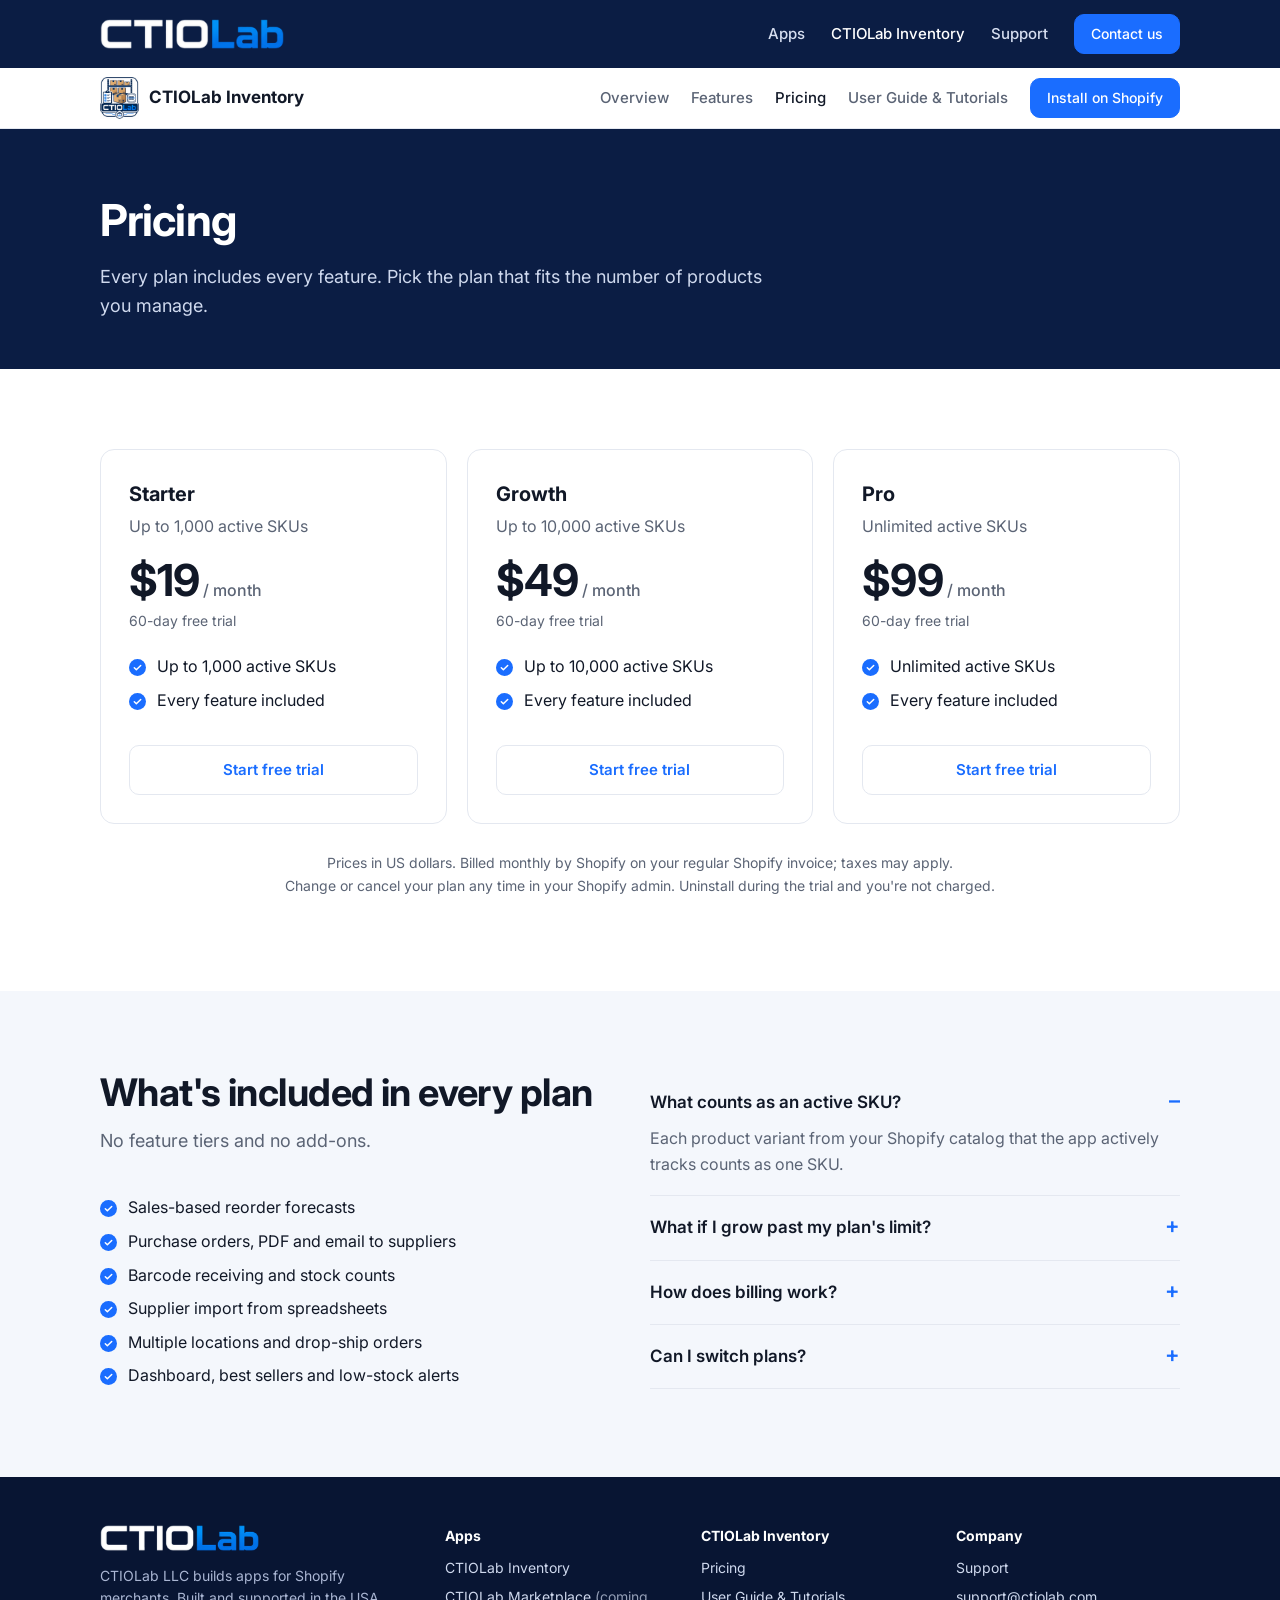
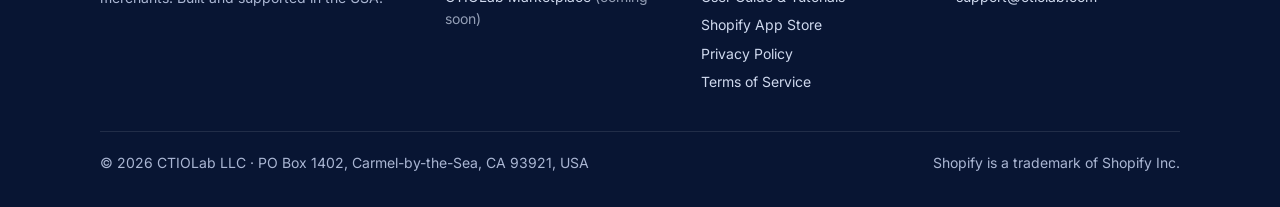
<file: inventory/pricing.html>
<!doctype html>
<html lang="en">
<head>
<meta charset="utf-8">
<meta name="viewport" content="width=device-width, initial-scale=1">
<title>Pricing: CTIOLab Inventory</title>
<meta name="description" content="Starter $19, Growth $49 and Pro $99 a month, each with a 60-day free trial and every feature included.">
<link rel="canonical" href="https://ctiolab.com/inventory/pricing">
<meta property="og:type" content="website">
<meta property="og:title" content="Pricing: CTIOLab Inventory">
<meta property="og:description" content="Starter $19, Growth $49 and Pro $99 a month, each with a 60-day free trial and every feature included.">
<meta property="og:url" content="https://ctiolab.com/inventory/pricing">
<meta property="og:image" content="https://ctiolab.com/assets/img/og-image.jpg">
<meta name="twitter:card" content="summary_large_image">
<link rel="icon" type="image/png" href="/assets/img/favicon.png">
<link rel="apple-touch-icon" href="/assets/img/apple-touch-icon.png">
<link rel="preconnect" href="https://fonts.googleapis.com">
<link rel="preconnect" href="https://fonts.gstatic.com" crossorigin>
<link href="https://fonts.googleapis.com/css2?family=Inter:wght@400;500;600;700&display=swap" rel="stylesheet">
<link rel="stylesheet" href="/assets/styles.css">
</head>
<body>
<header class="site-header">
  <div class="wrap">
    <a class="brand" href="/" aria-label="CTIOLab home"><img src="/assets/img/ctiolab-logo.png" alt="CTIOLab" width="184" height="30"></a>
    <button class="menu-toggle" aria-label="Open menu" aria-expanded="false" onclick="var n=document.querySelector('.nav');var o=n.classList.toggle('open');this.setAttribute('aria-expanded',o)">&#9776;</button>
    <nav class="nav" aria-label="Main">
      <a href="/#apps">Apps</a>
      <a href="/inventory" aria-current="page">CTIOLab Inventory</a>
      <a href="/support">Support</a>
      <a class="btn small" href="mailto:support@ctiolab.com">Contact us</a>
    </nav>
  </div>
</header>
<div class="product-bar">
  <div class="wrap">
    <a class="product-brand" href="/inventory" aria-label="CTIOLab Inventory"><img src="/assets/img/inventory-logo.png" alt="" width="39" height="42"><span>CTIOLab Inventory</span></a>
    <nav class="product-nav" aria-label="CTIOLab Inventory"><a href="/inventory">Overview</a><a href="/inventory#features">Features</a><a href="/inventory/pricing" aria-current="page">Pricing</a><a href="/inventory/guide">User Guide &amp; Tutorials</a><a class="btn small" href="https://apps.shopify.com/ctiolab-inventory">Install on Shopify</a></nav>
  </div>
</div>
<main>

<section class="page-hero"><div class="wrap">
  <h1>Pricing</h1>
  <p>Every plan includes every feature. Pick the plan that fits the number of products you manage.</p>
</div></section>
<section>
  <div class="wrap">
    <div class="plans">
      <div class="plan">
      <h3>Starter</h3><p class="skus">Up to 1,000 active SKUs</p>
      <div class="price">$19<span> / month</span></div>
      <p class="trial">60-day free trial</p>
      <ul class="checks"><li>Up to 1,000 active SKUs</li><li>Every feature included</li></ul>
      <a class="btn outline" href="https://apps.shopify.com/ctiolab-inventory">Start free trial</a>
    </div>
      <div class="plan">
      <h3>Growth</h3><p class="skus">Up to 10,000 active SKUs</p>
      <div class="price">$49<span> / month</span></div>
      <p class="trial">60-day free trial</p>
      <ul class="checks"><li>Up to 10,000 active SKUs</li><li>Every feature included</li></ul>
      <a class="btn outline" href="https://apps.shopify.com/ctiolab-inventory">Start free trial</a>
    </div>
      <div class="plan">
      <h3>Pro</h3><p class="skus">Unlimited active SKUs</p>
      <div class="price">$99<span> / month</span></div>
      <p class="trial">60-day free trial</p>
      <ul class="checks"><li>Unlimited active SKUs</li><li>Every feature included</li></ul>
      <a class="btn outline" href="https://apps.shopify.com/ctiolab-inventory">Start free trial</a>
    </div>
    </div>
    <p class="fine">Prices in US dollars. Billed monthly by Shopify on your regular Shopify invoice; taxes may apply.<br>
    Change or cancel your plan any time in your Shopify admin. Uninstall during the trial and you're not charged.</p>
  </div>
</section>
<section class="soft">
  <div class="wrap">
    <div class="grid two">
      <div>
        <div class="section-head"><h2>What's included in every plan</h2>
        <p>No feature tiers and no add-ons.</p></div>
        <ul class="checks"><li>Sales-based reorder forecasts</li><li>Purchase orders, PDF and email to suppliers</li><li>Barcode receiving and stock counts</li><li>Supplier import from spreadsheets</li><li>Multiple locations and drop-ship orders</li><li>Dashboard, best sellers and low-stock alerts</li></ul>
      </div>
      <div class="faq" style="margin:0">
        <details open><summary>What counts as an active SKU?</summary>
          <p>Each product variant from your Shopify catalog that the app actively tracks counts as one SKU.</p></details>
        <details><summary>What if I grow past my plan's limit?</summary>
          <p>Nothing stops working. The app lets you know and asks you to move to the next plan.</p></details>
        <details><summary>How does billing work?</summary>
          <p>Shopify handles billing. You approve the plan in your Shopify admin and it appears on your regular Shopify invoice.</p></details>
        <details><summary>Can I switch plans?</summary>
          <p>Yes, at any time from your Shopify admin.</p></details>
      </div>
    </div>
  </div>
</section>

</main>
<footer class="site-footer">
  <div class="wrap">
    <div class="cols">
      <div>
        <img src="/assets/img/ctiolab-logo.png" alt="CTIOLab" width="159" height="26">
        <p>CTIOLab LLC builds apps for Shopify merchants. Built and supported in the USA.</p>
      </div>
      <div>
        <h4>Apps</h4>
        <ul>
          <li><a href="/inventory">CTIOLab Inventory</a></li>
          <li><a href="/#apps">CTIOLab Marketplace <span style="opacity:.7">(coming soon)</span></a></li>
        </ul>
      </div>
      <div>
        <h4>CTIOLab Inventory</h4>
        <ul>
          <li><a href="/inventory/pricing">Pricing</a></li>
          <li><a href="/inventory/guide">User Guide &amp; Tutorials</a></li>
          <li><a href="https://apps.shopify.com/ctiolab-inventory">Shopify App Store</a></li>
          <li><a href="/inventory/privacy">Privacy Policy</a></li>
          <li><a href="/inventory/terms">Terms of Service</a></li>
        </ul>
      </div>
      <div>
        <h4>Company</h4>
        <ul>
          <li><a href="/support">Support</a></li>
          <li><a href="mailto:support@ctiolab.com">support@ctiolab.com</a></li>
        </ul>
      </div>
    </div>
    <div class="bottom">
      <span>&copy; 2026 CTIOLab LLC &middot; PO Box 1402, Carmel-by-the-Sea, CA 93921, USA</span>
      <span>Shopify is a trademark of Shopify Inc.</span>
    </div>
  </div>
</footer>
</body>
</html>
</file>
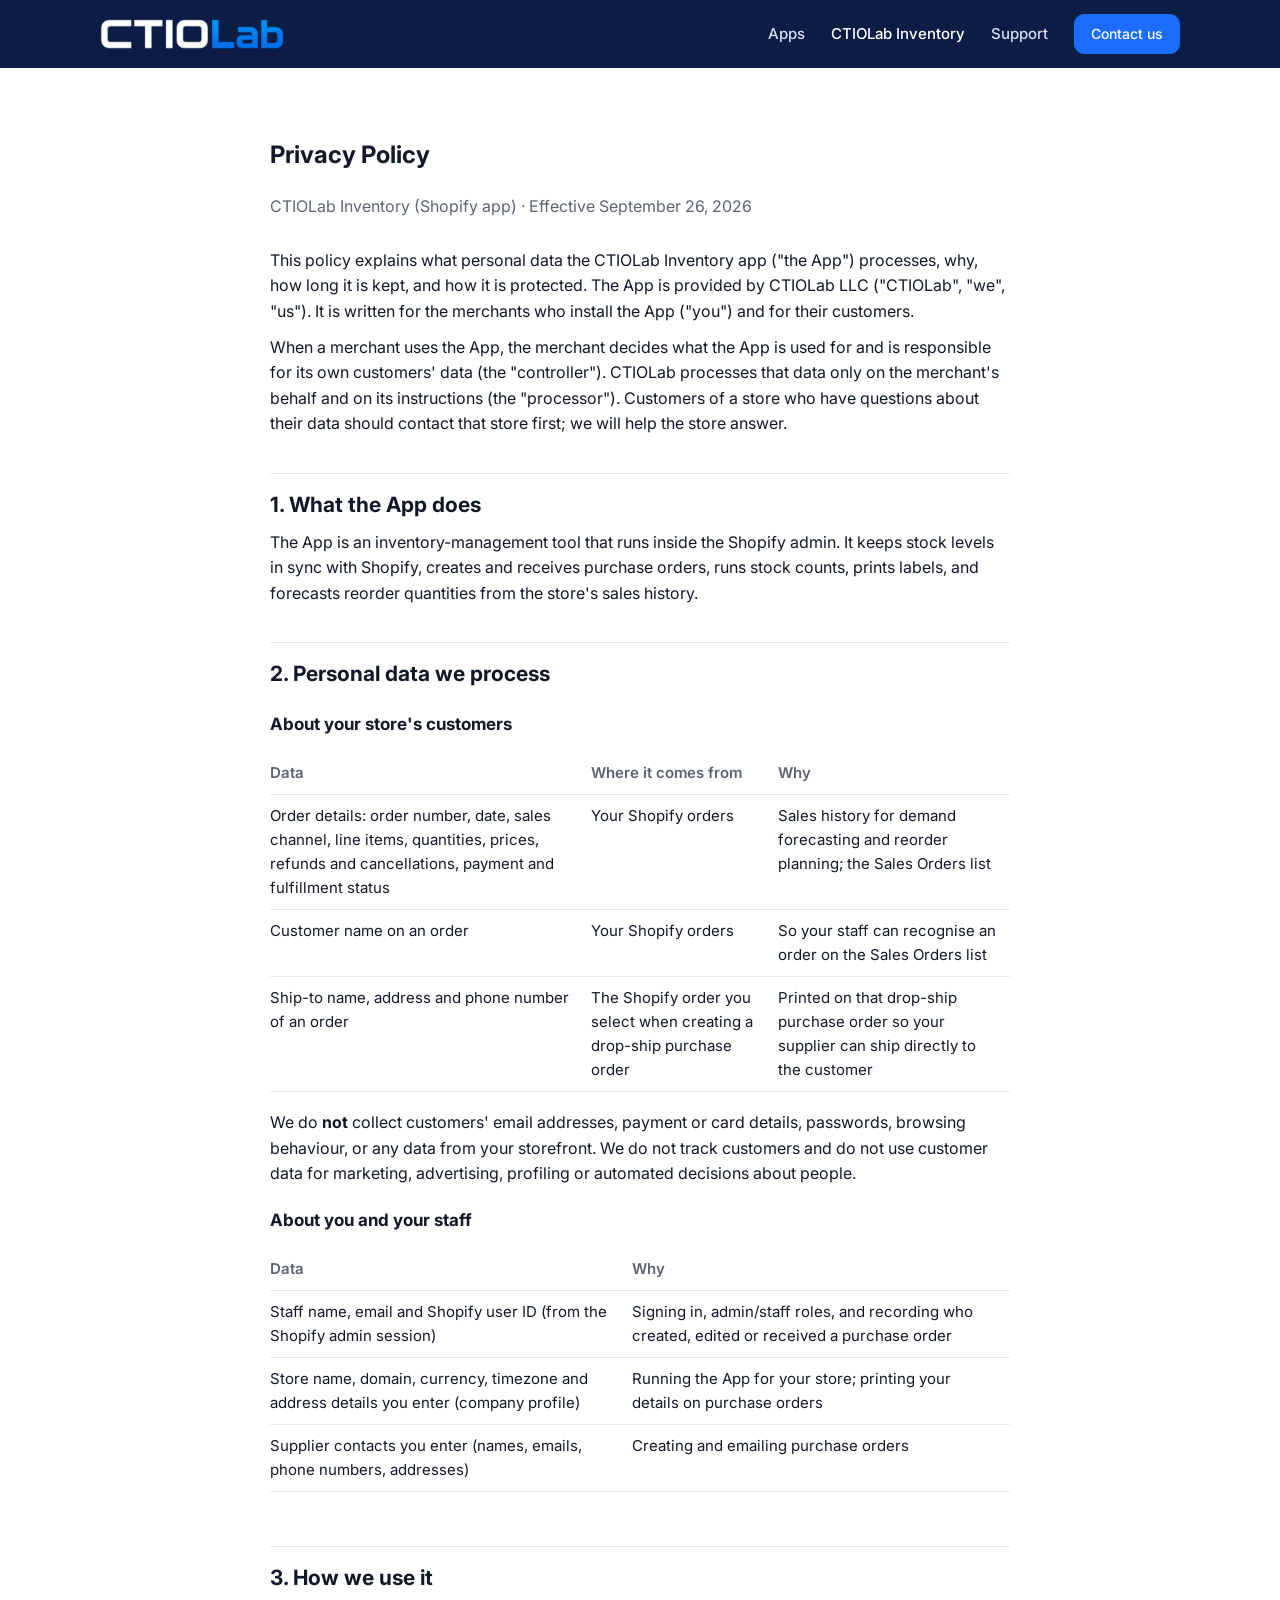
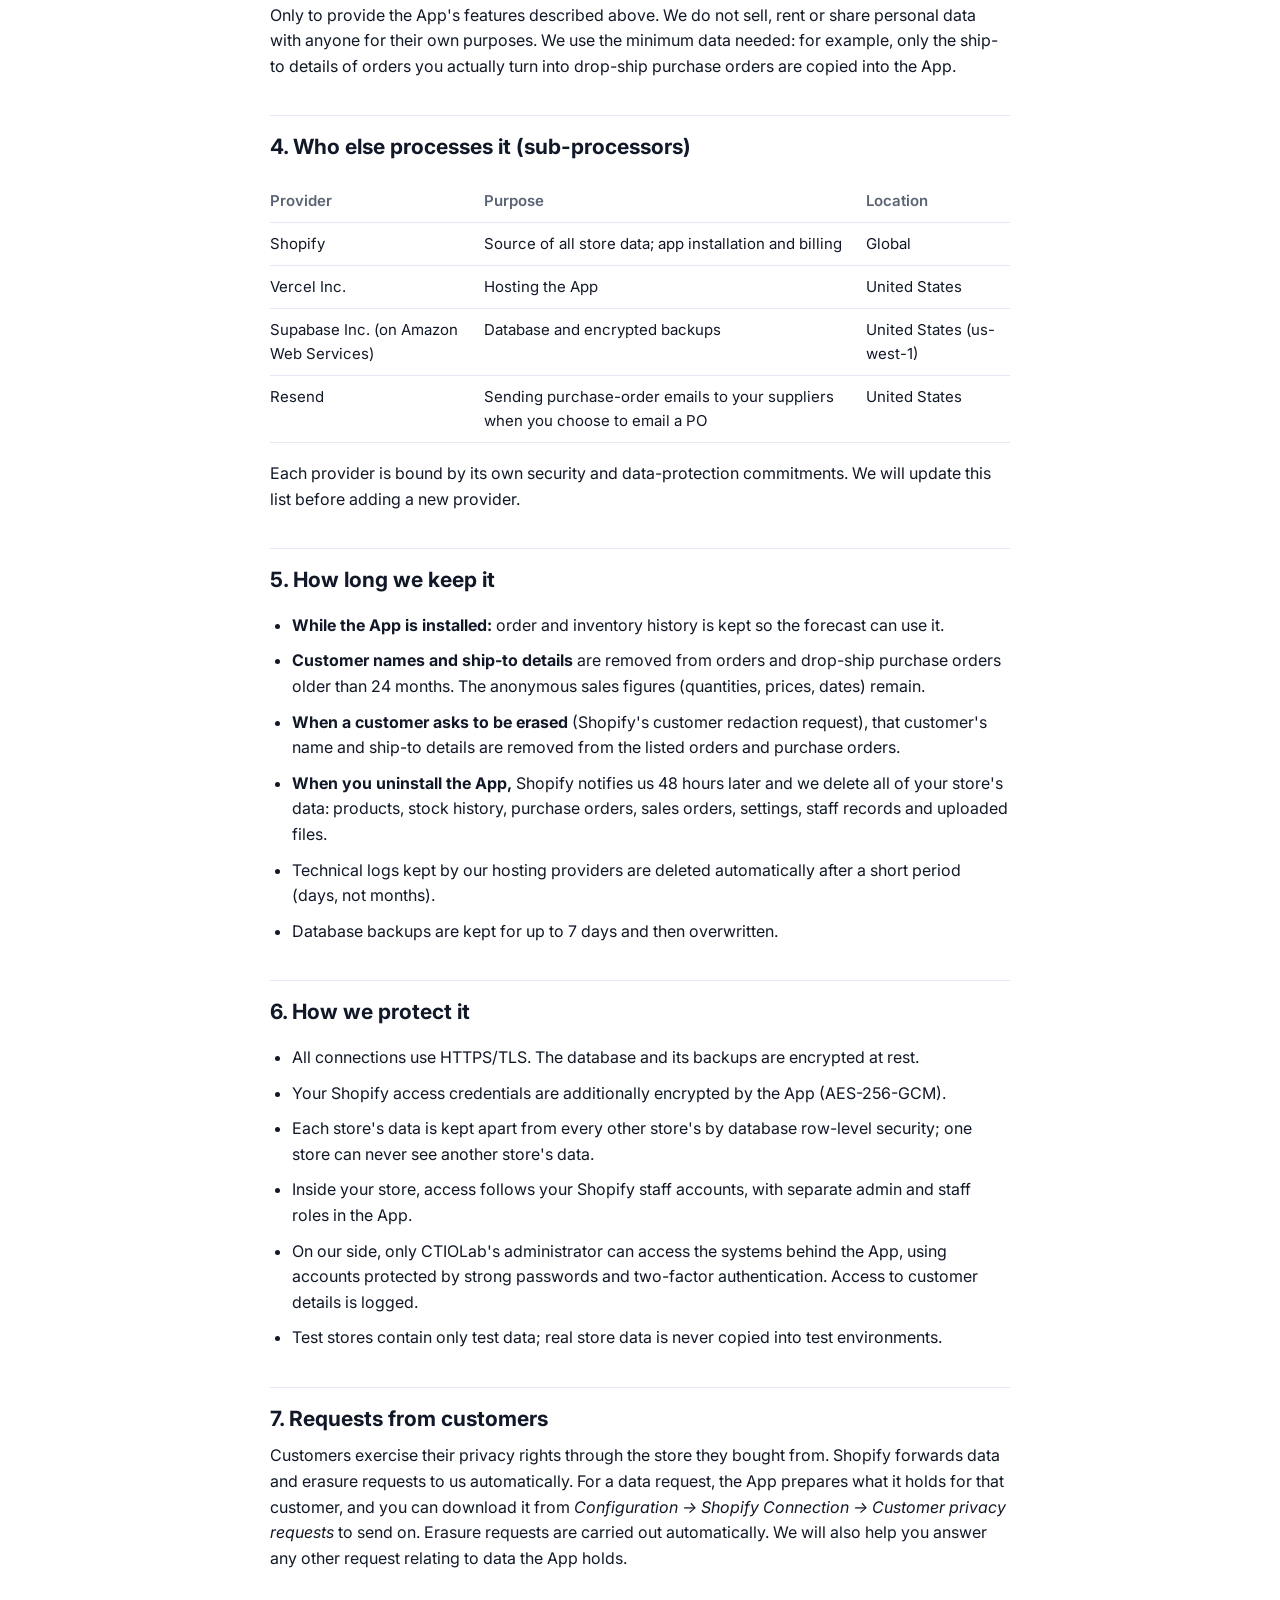
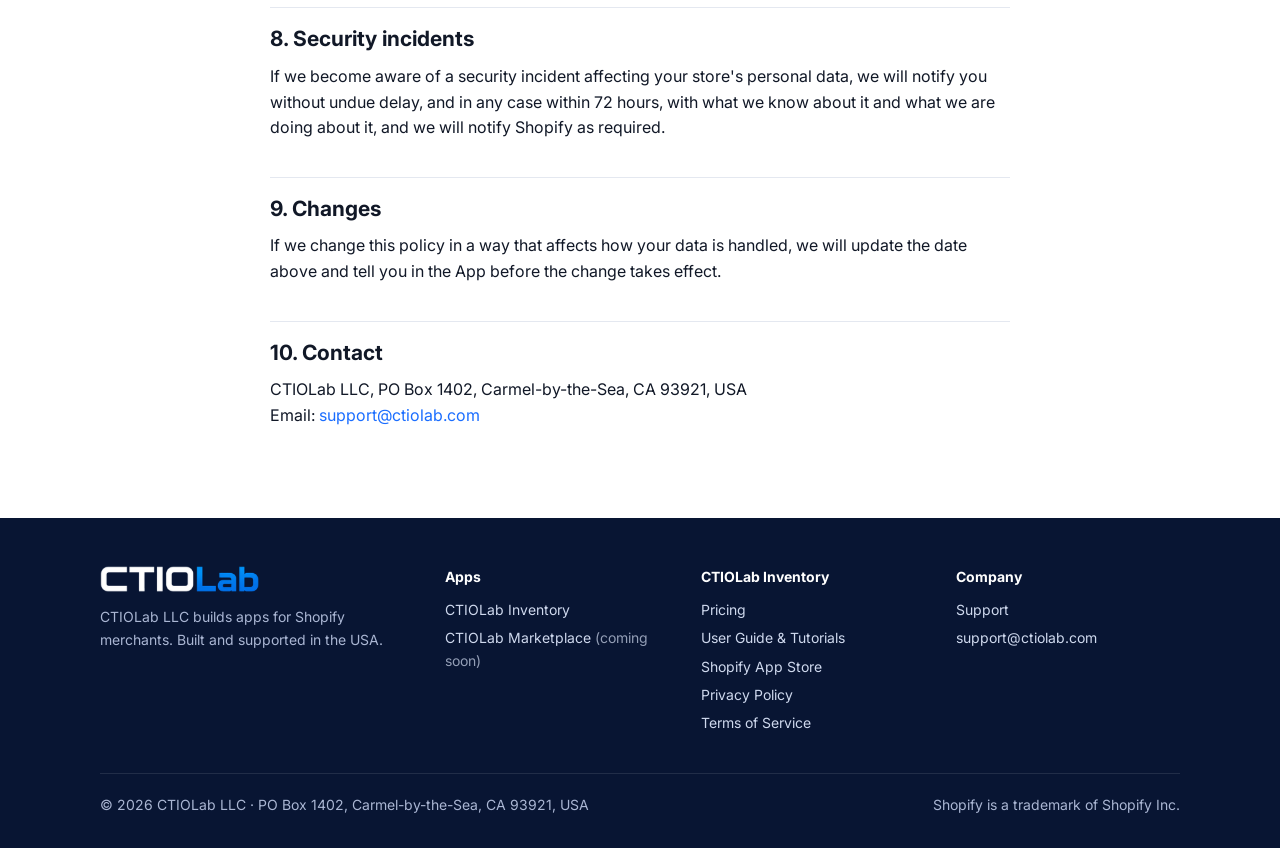
<file: inventory/privacy.html>
<!doctype html>
<html lang="en">
<head>
<meta charset="utf-8">
<meta name="viewport" content="width=device-width, initial-scale=1">
<title>Privacy Policy: CTIOLab Inventory</title>
<meta name="description" content="What personal data the CTIOLab Inventory app processes, why, how long it is kept, and how it is protected.">
<link rel="canonical" href="https://ctiolab.com/inventory/privacy">
<meta property="og:type" content="website">
<meta property="og:title" content="Privacy Policy: CTIOLab Inventory">
<meta property="og:description" content="What personal data the CTIOLab Inventory app processes, why, how long it is kept, and how it is protected.">
<meta property="og:url" content="https://ctiolab.com/inventory/privacy">
<meta property="og:image" content="https://ctiolab.com/assets/img/og-image.jpg">
<meta name="twitter:card" content="summary_large_image">
<link rel="icon" type="image/png" href="/assets/img/favicon.png">
<link rel="apple-touch-icon" href="/assets/img/apple-touch-icon.png">
<link rel="preconnect" href="https://fonts.googleapis.com">
<link rel="preconnect" href="https://fonts.gstatic.com" crossorigin>
<link href="https://fonts.googleapis.com/css2?family=Inter:wght@400;500;600;700&display=swap" rel="stylesheet">
<link rel="stylesheet" href="/assets/styles.css">
</head>
<body>
<header class="site-header">
  <div class="wrap">
    <a class="brand" href="/" aria-label="CTIOLab home"><img src="/assets/img/ctiolab-logo.png" alt="CTIOLab" width="184" height="30"></a>
    <button class="menu-toggle" aria-label="Open menu" aria-expanded="false" onclick="var n=document.querySelector('.nav');var o=n.classList.toggle('open');this.setAttribute('aria-expanded',o)">&#9776;</button>
    <nav class="nav" aria-label="Main">
      <a href="/#apps">Apps</a>
      <a href="/inventory" aria-current="page">CTIOLab Inventory</a>
      <a href="/support">Support</a>
      <a class="btn small" href="mailto:support@ctiolab.com">Contact us</a>
    </nav>
  </div>
</header>
<main>
<article class="legal">
<h1>Privacy Policy</h1>
<p class="meta">CTIOLab Inventory (Shopify app) · Effective September 26, 2026</p>

<p>This policy explains what personal data the CTIOLab Inventory app ("the App") processes, why, how long it is kept, and how it is protected. The App is provided by CTIOLab LLC ("CTIOLab", "we", "us"). It is written for the merchants who install the App ("you") and for their customers.</p>

<p>When a merchant uses the App, the merchant decides what the App is used for and is responsible for its own customers' data (the "controller"). CTIOLab processes that data only on the merchant's behalf and on its instructions (the "processor"). Customers of a store who have questions about their data should contact that store first; we will help the store answer.</p>

<h2>1. What the App does</h2>
<p>The App is an inventory-management tool that runs inside the Shopify admin. It keeps stock levels in sync with Shopify, creates and receives purchase orders, runs stock counts, prints labels, and forecasts reorder quantities from the store's sales history.</p>

<h2>2. Personal data we process</h2>
<h3>About your store's customers</h3>
<div class="table-scroll"><table>
<tr><th>Data</th><th>Where it comes from</th><th>Why</th></tr>
<tr><td>Order details: order number, date, sales channel, line items, quantities, prices, refunds and cancellations, payment and fulfillment status</td><td>Your Shopify orders</td><td>Sales history for demand forecasting and reorder planning; the Sales Orders list</td></tr>
<tr><td>Customer name on an order</td><td>Your Shopify orders</td><td>So your staff can recognise an order on the Sales Orders list</td></tr>
<tr><td>Ship-to name, address and phone number of an order</td><td>The Shopify order you select when creating a drop-ship purchase order</td><td>Printed on that drop-ship purchase order so your supplier can ship directly to the customer</td></tr>
</table></div>
<p>We do <strong>not</strong> collect customers' email addresses, payment or card details, passwords, browsing behaviour, or any data from your storefront. We do not track customers and do not use customer data for marketing, advertising, profiling or automated decisions about people.</p>

<h3>About you and your staff</h3>
<div class="table-scroll"><table>
<tr><th>Data</th><th>Why</th></tr>
<tr><td>Staff name, email and Shopify user ID (from the Shopify admin session)</td><td>Signing in, admin/staff roles, and recording who created, edited or received a purchase order</td></tr>
<tr><td>Store name, domain, currency, timezone and address details you enter (company profile)</td><td>Running the App for your store; printing your details on purchase orders</td></tr>
<tr><td>Supplier contacts you enter (names, emails, phone numbers, addresses)</td><td>Creating and emailing purchase orders</td></tr>
</table></div>

<h2>3. How we use it</h2>
<p>Only to provide the App's features described above. We do not sell, rent or share personal data with anyone for their own purposes. We use the minimum data needed: for example, only the ship-to details of orders you actually turn into drop-ship purchase orders are copied into the App.</p>

<h2>4. Who else processes it (sub-processors)</h2>
<div class="table-scroll"><table>
<tr><th>Provider</th><th>Purpose</th><th>Location</th></tr>
<tr><td>Shopify</td><td>Source of all store data; app installation and billing</td><td>Global</td></tr>
<tr><td>Vercel Inc.</td><td>Hosting the App</td><td>United States</td></tr>
<tr><td>Supabase Inc. (on Amazon Web Services)</td><td>Database and encrypted backups</td><td>United States (us-west-1)</td></tr>
<tr><td>Resend</td><td>Sending purchase-order emails to your suppliers when you choose to email a PO</td><td>United States</td></tr>
</table></div>
<p>Each provider is bound by its own security and data-protection commitments. We will update this list before adding a new provider.</p>

<h2>5. How long we keep it</h2>
<ul>
<li><strong>While the App is installed:</strong> order and inventory history is kept so the forecast can use it.</li>
<li><strong>Customer names and ship-to details</strong> are removed from orders and drop-ship purchase orders older than 24 months. The anonymous sales figures (quantities, prices, dates) remain.</li>
<li><strong>When a customer asks to be erased</strong> (Shopify's customer redaction request), that customer's name and ship-to details are removed from the listed orders and purchase orders.</li>
<li><strong>When you uninstall the App,</strong> Shopify notifies us 48 hours later and we delete all of your store's data: products, stock history, purchase orders, sales orders, settings, staff records and uploaded files.</li>
<li>Technical logs kept by our hosting providers are deleted automatically after a short period (days, not months).</li>
<li>Database backups are kept for up to 7 days and then overwritten.</li>
</ul>

<h2>6. How we protect it</h2>
<ul>
<li>All connections use HTTPS/TLS. The database and its backups are encrypted at rest.</li>
<li>Your Shopify access credentials are additionally encrypted by the App (AES-256-GCM).</li>
<li>Each store's data is kept apart from every other store's by database row-level security; one store can never see another store's data.</li>
<li>Inside your store, access follows your Shopify staff accounts, with separate admin and staff roles in the App.</li>
<li>On our side, only CTIOLab's administrator can access the systems behind the App, using accounts protected by strong passwords and two-factor authentication. Access to customer details is logged.</li>
<li>Test stores contain only test data; real store data is never copied into test environments.</li>
</ul>

<h2>7. Requests from customers</h2>
<p>Customers exercise their privacy rights through the store they bought from. Shopify forwards data and erasure requests to us automatically. For a data request, the App prepares what it holds for that customer, and you can download it from <em>Configuration → Shopify Connection → Customer privacy requests</em> to send on. Erasure requests are carried out automatically. We will also help you answer any other request relating to data the App holds.</p>

<h2>8. Security incidents</h2>
<p>If we become aware of a security incident affecting your store's personal data, we will notify you without undue delay, and in any case within 72 hours, with what we know about it and what we are doing about it, and we will notify Shopify as required.</p>

<h2>9. Changes</h2>
<p>If we change this policy in a way that affects how your data is handled, we will update the date above and tell you in the App before the change takes effect.</p>

<h2>10. Contact</h2>
<p>CTIOLab LLC, PO Box 1402, Carmel-by-the-Sea, CA 93921, USA<br>Email: <a href="mailto:support@ctiolab.com">support@ctiolab.com</a></p>


</article>
</main>
<footer class="site-footer">
  <div class="wrap">
    <div class="cols">
      <div>
        <img src="/assets/img/ctiolab-logo.png" alt="CTIOLab" width="159" height="26">
        <p>CTIOLab LLC builds apps for Shopify merchants. Built and supported in the USA.</p>
      </div>
      <div>
        <h4>Apps</h4>
        <ul>
          <li><a href="/inventory">CTIOLab Inventory</a></li>
          <li><a href="/#apps">CTIOLab Marketplace <span style="opacity:.7">(coming soon)</span></a></li>
        </ul>
      </div>
      <div>
        <h4>CTIOLab Inventory</h4>
        <ul>
          <li><a href="/inventory/pricing">Pricing</a></li>
          <li><a href="/inventory/guide">User Guide &amp; Tutorials</a></li>
          <li><a href="https://apps.shopify.com/ctiolab-inventory">Shopify App Store</a></li>
          <li><a href="/inventory/privacy">Privacy Policy</a></li>
          <li><a href="/inventory/terms">Terms of Service</a></li>
        </ul>
      </div>
      <div>
        <h4>Company</h4>
        <ul>
          <li><a href="/support">Support</a></li>
          <li><a href="mailto:support@ctiolab.com">support@ctiolab.com</a></li>
        </ul>
      </div>
    </div>
    <div class="bottom">
      <span>&copy; 2026 CTIOLab LLC &middot; PO Box 1402, Carmel-by-the-Sea, CA 93921, USA</span>
      <span>Shopify is a trademark of Shopify Inc.</span>
    </div>
  </div>
</footer>
</body>
</html>
</file>
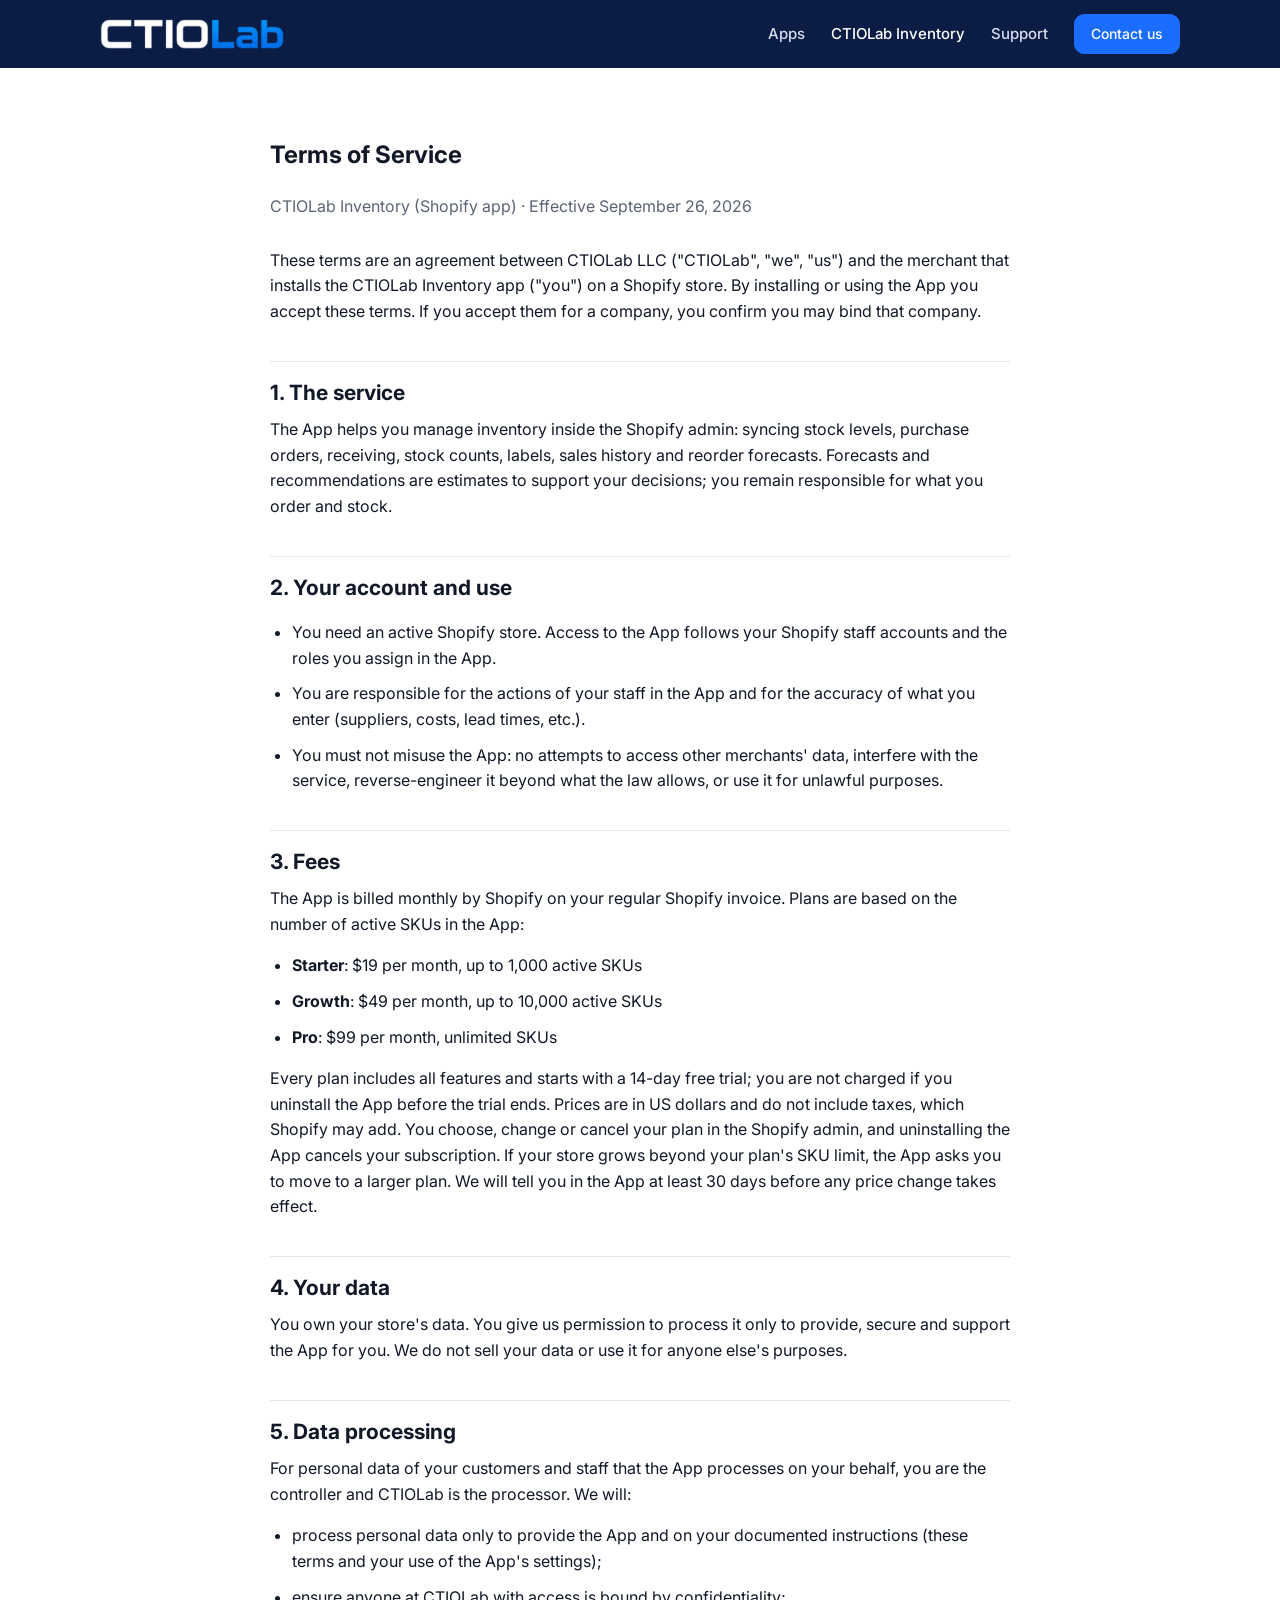
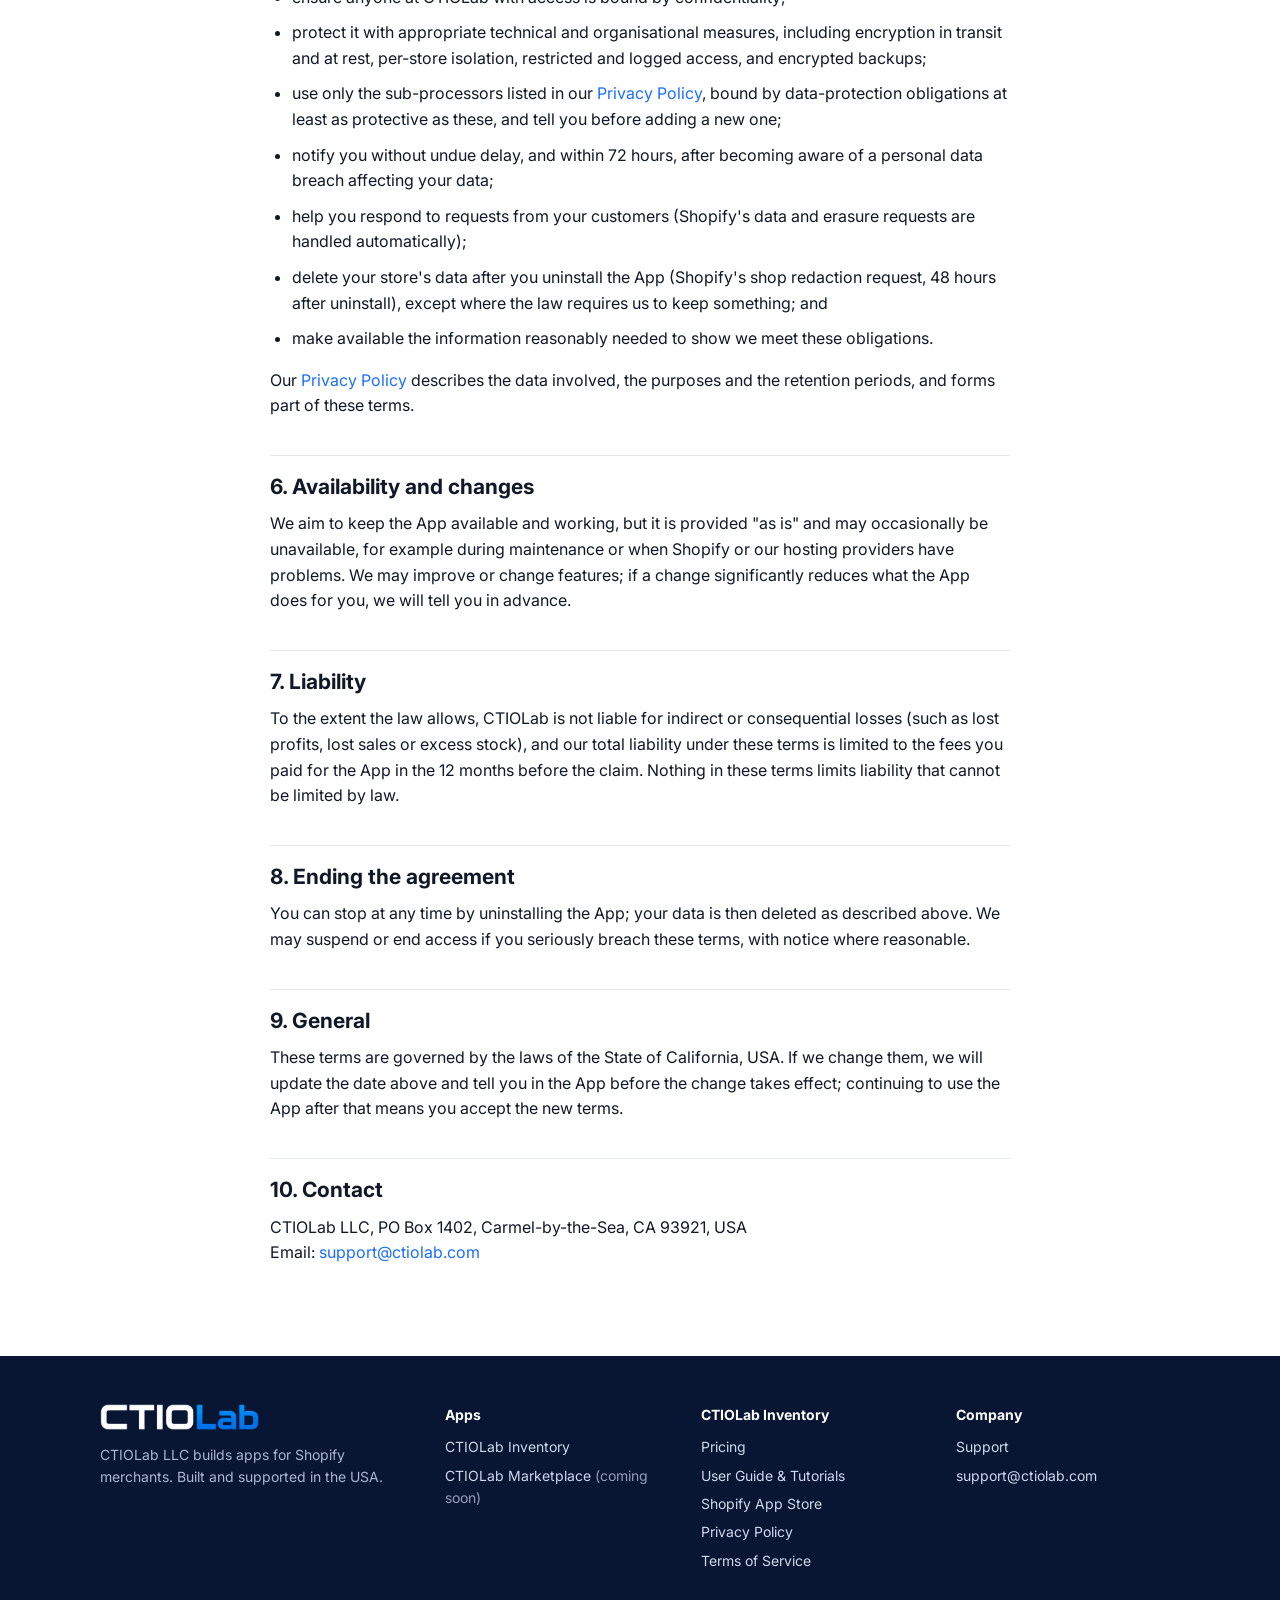
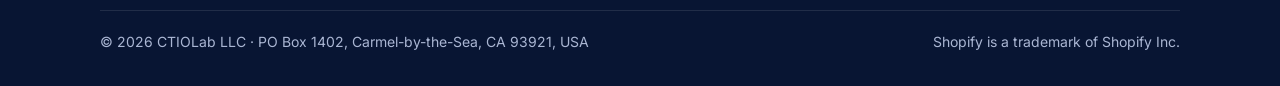
<file: inventory/terms.html>
<!doctype html>
<html lang="en">
<head>
<meta charset="utf-8">
<meta name="viewport" content="width=device-width, initial-scale=1">
<title>Terms of Service: CTIOLab Inventory</title>
<meta name="description" content="The terms for using the CTIOLab Inventory app for Shopify.">
<link rel="canonical" href="https://ctiolab.com/inventory/terms">
<meta property="og:type" content="website">
<meta property="og:title" content="Terms of Service: CTIOLab Inventory">
<meta property="og:description" content="The terms for using the CTIOLab Inventory app for Shopify.">
<meta property="og:url" content="https://ctiolab.com/inventory/terms">
<meta property="og:image" content="https://ctiolab.com/assets/img/og-image.jpg">
<meta name="twitter:card" content="summary_large_image">
<link rel="icon" type="image/png" href="/assets/img/favicon.png">
<link rel="apple-touch-icon" href="/assets/img/apple-touch-icon.png">
<link rel="preconnect" href="https://fonts.googleapis.com">
<link rel="preconnect" href="https://fonts.gstatic.com" crossorigin>
<link href="https://fonts.googleapis.com/css2?family=Inter:wght@400;500;600;700&display=swap" rel="stylesheet">
<link rel="stylesheet" href="/assets/styles.css">
</head>
<body>
<header class="site-header">
  <div class="wrap">
    <a class="brand" href="/" aria-label="CTIOLab home"><img src="/assets/img/ctiolab-logo.png" alt="CTIOLab" width="184" height="30"></a>
    <button class="menu-toggle" aria-label="Open menu" aria-expanded="false" onclick="var n=document.querySelector('.nav');var o=n.classList.toggle('open');this.setAttribute('aria-expanded',o)">&#9776;</button>
    <nav class="nav" aria-label="Main">
      <a href="/#apps">Apps</a>
      <a href="/inventory" aria-current="page">CTIOLab Inventory</a>
      <a href="/support">Support</a>
      <a class="btn small" href="mailto:support@ctiolab.com">Contact us</a>
    </nav>
  </div>
</header>
<main>
<article class="legal">
<h1>Terms of Service</h1>
<p class="meta">CTIOLab Inventory (Shopify app) · Effective September 26, 2026</p>

<p>These terms are an agreement between CTIOLab LLC ("CTIOLab", "we", "us") and the merchant that installs the CTIOLab Inventory app ("you") on a Shopify store. By installing or using the App you accept these terms. If you accept them for a company, you confirm you may bind that company.</p>

<h2>1. The service</h2>
<p>The App helps you manage inventory inside the Shopify admin: syncing stock levels, purchase orders, receiving, stock counts, labels, sales history and reorder forecasts. Forecasts and recommendations are estimates to support your decisions; you remain responsible for what you order and stock.</p>

<h2>2. Your account and use</h2>
<ul>
<li>You need an active Shopify store. Access to the App follows your Shopify staff accounts and the roles you assign in the App.</li>
<li>You are responsible for the actions of your staff in the App and for the accuracy of what you enter (suppliers, costs, lead times, etc.).</li>
<li>You must not misuse the App: no attempts to access other merchants' data, interfere with the service, reverse-engineer it beyond what the law allows, or use it for unlawful purposes.</li>
</ul>

<h2>3. Fees</h2>
<p>The App is billed monthly by Shopify on your regular Shopify invoice. Plans are based on the number of active SKUs in the App:</p>
<ul>
<li><strong>Starter</strong>: $19 per month, up to 1,000 active SKUs</li>
<li><strong>Growth</strong>: $49 per month, up to 10,000 active SKUs</li>
<li><strong>Pro</strong>: $99 per month, unlimited SKUs</li>
</ul>
<p>Every plan includes all features and starts with a 14-day free trial; you are not charged if you uninstall the App before the trial ends. Prices are in US dollars and do not include taxes, which Shopify may add. You choose, change or cancel your plan in the Shopify admin, and uninstalling the App cancels your subscription. If your store grows beyond your plan's SKU limit, the App asks you to move to a larger plan. We will tell you in the App at least 30 days before any price change takes effect.</p>

<h2>4. Your data</h2>
<p>You own your store's data. You give us permission to process it only to provide, secure and support the App for you. We do not sell your data or use it for anyone else's purposes.</p>

<h2>5. Data processing</h2>
<p>For personal data of your customers and staff that the App processes on your behalf, you are the controller and CTIOLab is the processor. We will:</p>
<ul>
<li>process personal data only to provide the App and on your documented instructions (these terms and your use of the App's settings);</li>
<li>ensure anyone at CTIOLab with access is bound by confidentiality;</li>
<li>protect it with appropriate technical and organisational measures, including encryption in transit and at rest, per-store isolation, restricted and logged access, and encrypted backups;</li>
<li>use only the sub-processors listed in our <a href="/inventory/privacy">Privacy Policy</a>, bound by data-protection obligations at least as protective as these, and tell you before adding a new one;</li>
<li>notify you without undue delay, and within 72 hours, after becoming aware of a personal data breach affecting your data;</li>
<li>help you respond to requests from your customers (Shopify's data and erasure requests are handled automatically);</li>
<li>delete your store's data after you uninstall the App (Shopify's shop redaction request, 48 hours after uninstall), except where the law requires us to keep something; and</li>
<li>make available the information reasonably needed to show we meet these obligations.</li>
</ul>
<p>Our <a href="/inventory/privacy">Privacy Policy</a> describes the data involved, the purposes and the retention periods, and forms part of these terms.</p>

<h2>6. Availability and changes</h2>
<p>We aim to keep the App available and working, but it is provided "as is" and may occasionally be unavailable, for example during maintenance or when Shopify or our hosting providers have problems. We may improve or change features; if a change significantly reduces what the App does for you, we will tell you in advance.</p>

<h2>7. Liability</h2>
<p>To the extent the law allows, CTIOLab is not liable for indirect or consequential losses (such as lost profits, lost sales or excess stock), and our total liability under these terms is limited to the fees you paid for the App in the 12 months before the claim. Nothing in these terms limits liability that cannot be limited by law.</p>

<h2>8. Ending the agreement</h2>
<p>You can stop at any time by uninstalling the App; your data is then deleted as described above. We may suspend or end access if you seriously breach these terms, with notice where reasonable.</p>

<h2>9. General</h2>
<p>These terms are governed by the laws of the State of California, USA. If we change them, we will update the date above and tell you in the App before the change takes effect; continuing to use the App after that means you accept the new terms.</p>

<h2>10. Contact</h2>
<p>CTIOLab LLC, PO Box 1402, Carmel-by-the-Sea, CA 93921, USA<br>Email: <a href="mailto:support@ctiolab.com">support@ctiolab.com</a></p>


</article>
</main>
<footer class="site-footer">
  <div class="wrap">
    <div class="cols">
      <div>
        <img src="/assets/img/ctiolab-logo.png" alt="CTIOLab" width="159" height="26">
        <p>CTIOLab LLC builds apps for Shopify merchants. Built and supported in the USA.</p>
      </div>
      <div>
        <h4>Apps</h4>
        <ul>
          <li><a href="/inventory">CTIOLab Inventory</a></li>
          <li><a href="/#apps">CTIOLab Marketplace <span style="opacity:.7">(coming soon)</span></a></li>
        </ul>
      </div>
      <div>
        <h4>CTIOLab Inventory</h4>
        <ul>
          <li><a href="/inventory/pricing">Pricing</a></li>
          <li><a href="/inventory/guide">User Guide &amp; Tutorials</a></li>
          <li><a href="https://apps.shopify.com/ctiolab-inventory">Shopify App Store</a></li>
          <li><a href="/inventory/privacy">Privacy Policy</a></li>
          <li><a href="/inventory/terms">Terms of Service</a></li>
        </ul>
      </div>
      <div>
        <h4>Company</h4>
        <ul>
          <li><a href="/support">Support</a></li>
          <li><a href="mailto:support@ctiolab.com">support@ctiolab.com</a></li>
        </ul>
      </div>
    </div>
    <div class="bottom">
      <span>&copy; 2026 CTIOLab LLC &middot; PO Box 1402, Carmel-by-the-Sea, CA 93921, USA</span>
      <span>Shopify is a trademark of Shopify Inc.</span>
    </div>
  </div>
</footer>
</body>
</html>
</file>
<file: assets/styles.css>
:root {
  --navy: #0b1d44;
  --navy-2: #13306b;
  --blue: #1a6dff;
  --blue-dark: #1152c9;
  --ink: #111827;
  --muted: #5b6475;
  --line: #e4e8f0;
  --bg: #ffffff;
  --bg-soft: #f4f7fc;
  --radius: 14px;
  --shadow: 0 1px 2px rgba(16, 24, 40, .06), 0 8px 24px rgba(16, 24, 40, .08);
}

* { box-sizing: border-box; }
html { scroll-behavior: smooth; }
body {
  margin: 0;
  background: var(--bg);
  color: var(--ink);
  font: 16px/1.6 "Inter", -apple-system, BlinkMacSystemFont, "Segoe UI", Roboto, Helvetica, Arial, sans-serif;
  -webkit-font-smoothing: antialiased;
}
img { max-width: 100%; height: auto; display: block; }
a { color: var(--blue); text-decoration: none; }
a:hover { text-decoration: underline; }
.wrap { max-width: 1120px; margin: 0 auto; padding: 0 20px; }

/* Header */
.site-header { background: var(--navy); position: sticky; top: 0; z-index: 10; }
.site-header .wrap { display: flex; align-items: center; justify-content: space-between; height: 68px; gap: 16px; }
.brand img { height: 30px; width: auto; }
.nav { display: flex; align-items: center; gap: 26px; }
.nav a { color: #d6def0; font-weight: 500; font-size: 15px; }
.nav a:hover, .nav a[aria-current="page"] { color: #fff; text-decoration: none; }
.nav .btn { color: #fff; }
.menu-toggle { display: none; background: none; border: 0; color: #fff; font-size: 26px; cursor: pointer; padding: 4px 8px; }

/* Buttons */
.btn {
  display: inline-flex; align-items: center; gap: 8px;
  padding: 12px 22px; border-radius: 10px; font-weight: 600; font-size: 15px;
  background: var(--blue); color: #fff; border: 1px solid var(--blue);
  transition: background .15s ease;
}
.btn:hover { background: var(--blue-dark); text-decoration: none; }
.btn.ghost { background: transparent; color: #fff; border-color: rgba(255,255,255,.4); }
.btn.ghost:hover { background: rgba(255,255,255,.08); }
.btn.outline { background: #fff; color: var(--blue); border-color: var(--line); }
.btn.outline:hover { background: var(--bg-soft); }
.btn.small { padding: 8px 16px; font-size: 14px; }

/* Hero */
.hero {
  background: radial-gradient(1200px 500px at 70% -10%, #1f4fb5 0%, rgba(31,79,181,0) 60%), var(--navy);
  color: #fff; padding: 72px 0 0; overflow: hidden;
}
.hero .eyebrow { display: inline-block; font-size: 13px; font-weight: 600; letter-spacing: .06em; text-transform: uppercase; color: #9fc0ff; background: rgba(26,109,255,.18); border: 1px solid rgba(159,192,255,.3); padding: 5px 12px; border-radius: 999px; }
.hero h1 { font-size: clamp(34px, 4.6vw, 54px); line-height: 1.08; letter-spacing: -.02em; margin: 18px 0 16px; }
@media (min-width: 901px) { .hero h1 { white-space: nowrap; } }
.hero p.lead { font-size: clamp(17px, 2vw, 20px); color: #cfd9ee; max-width: 700px; margin: 0 0 28px; }
.hero .actions { display: flex; flex-wrap: wrap; gap: 12px; align-items: center; }
.hero .note { font-size: 14px; color: #9fb0d4; margin-top: 14px; }
.hero-shot { margin-top: 56px; border-radius: 14px 14px 0 0; box-shadow: 0 -10px 60px rgba(0,0,0,.35); border: 1px solid rgba(255,255,255,.12); border-bottom: 0; overflow: hidden; }

/* Sections */
section { padding: 80px 0; }
section.soft { background: var(--bg-soft); }
.section-head { max-width: 720px; margin: 0 0 40px; }
.section-head.center { margin: 0 auto 44px; text-align: center; }
.section-head h2 { font-size: clamp(26px, 3.4vw, 38px); line-height: 1.15; letter-spacing: -.015em; margin: 0 0 12px; }
.section-head p { color: var(--muted); font-size: 18px; margin: 0; }

/* Feature grid */
.grid { display: grid; gap: 20px; }
.grid.three { grid-template-columns: repeat(3, 1fr); }
.grid.two { grid-template-columns: repeat(2, 1fr); }
.card { background: #fff; border: 1px solid var(--line); border-radius: var(--radius); padding: 24px; }
.card h3 { margin: 12px 0 6px; font-size: 18px; }
.card p { margin: 0; color: var(--muted); font-size: 15px; }
.icon { width: 42px; height: 42px; border-radius: 10px; display: grid; place-items: center; background: #e8f0ff; color: var(--blue); }
.icon svg { width: 22px; height: 22px; }

/* Feature rows with screenshots */
.feature-row { display: grid; grid-template-columns: 1fr 1.35fr; gap: 48px; align-items: center; padding: 36px 0; }
.feature-row.flip { grid-template-columns: 1.35fr 1fr; }
.feature-row.flip .text { order: 2; }
.feature-row h3 { font-size: 26px; line-height: 1.2; letter-spacing: -.01em; margin: 0 0 12px; }
.feature-row p { color: var(--muted); margin: 0 0 14px; }
.checks { list-style: none; padding: 0; margin: 0; }
.checks li { position: relative; padding-left: 28px; margin: 0 0 8px; }
.checks li::before { content: ""; position: absolute; left: 0; top: 5px; width: 17px; height: 17px; border-radius: 50%; background: var(--blue) url("data:image/svg+xml,%3Csvg xmlns='http://www.w3.org/2000/svg' viewBox='0 0 24 24' fill='none' stroke='white' stroke-width='3.2' stroke-linecap='round' stroke-linejoin='round'%3E%3Cpath d='M5 12.5l4.5 4.5L19 7.5'/%3E%3C/svg%3E") center/11px no-repeat; }
.shot { border-radius: 12px; border: 1px solid var(--line); box-shadow: var(--shadow); overflow: hidden; background: #fff; }

/* Video */
.video { position: relative; aspect-ratio: 16 / 9; border-radius: 14px; overflow: hidden; box-shadow: var(--shadow); background: #000; max-width: 900px; margin: 0 auto; }
.video iframe { position: absolute; inset: 0; width: 100%; height: 100%; border: 0; }

/* US band */
.band { background: var(--navy); color: #fff; }
.band .wrap { display: grid; grid-template-columns: auto 1fr auto; gap: 28px; align-items: center; }
.band h2 { margin: 0 0 6px; font-size: 26px; }
.band p { margin: 0; color: #cfd9ee; }
.flag { font-size: 44px; line-height: 1; }

/* Pricing */
.plans { display: grid; grid-template-columns: repeat(3, 1fr); gap: 20px; align-items: stretch; }
.plan { background: #fff; border: 1px solid var(--line); border-radius: var(--radius); padding: 28px; display: flex; flex-direction: column; }
.plan.featured { border: 2px solid var(--blue); box-shadow: var(--shadow); position: relative; }
.plan .tag { position: absolute; top: -13px; left: 28px; background: var(--blue); color: #fff; font-size: 12px; font-weight: 700; padding: 3px 10px; border-radius: 999px; letter-spacing: .04em; text-transform: uppercase; }
.plan h3 { margin: 0; font-size: 20px; }
.plan .skus { color: var(--muted); margin: 4px 0 18px; }
.plan .price { font-size: 44px; font-weight: 700; letter-spacing: -.02em; line-height: 1; }
.plan .price span { font-size: 16px; font-weight: 500; color: var(--muted); letter-spacing: 0; }
.plan .trial { color: var(--muted); font-size: 14px; margin: 8px 0 22px; }
.plan .checks { margin-bottom: 24px; flex: 1; }
.plan .btn { justify-content: center; }
.fine { color: var(--muted); font-size: 14px; text-align: center; margin-top: 28px; }

/* FAQ */
.faq { max-width: 820px; margin: 0 auto; }
.faq details { border-bottom: 1px solid var(--line); padding: 18px 0; }
.faq summary { font-weight: 600; font-size: 17px; cursor: pointer; list-style: none; display: flex; justify-content: space-between; gap: 16px; }
.faq summary::-webkit-details-marker { display: none; }
.faq summary::after { content: "+"; color: var(--blue); font-size: 22px; line-height: 1; }
.faq details[open] summary::after { content: "–"; }
.faq details p { color: var(--muted); margin: 10px 0 0; }

/* Page hero (inner pages) */
.page-hero { background: var(--navy); color: #fff; padding: 56px 0 48px; }
.page-hero h1 { margin: 0 0 8px; font-size: clamp(30px, 4vw, 44px); letter-spacing: -.02em; }
.page-hero p { margin: 0; color: #cfd9ee; font-size: 18px; max-width: 680px; }

/* Contact cards */
.contact-card { display: flex; gap: 16px; align-items: flex-start; }
.contact-card h3 { margin: 0 0 4px; }

/* Legal */
.legal { max-width: 780px; margin: 0 auto; padding: 48px 20px 80px; }
.legal .meta { color: var(--muted); margin: 0 0 28px; }
.legal h2 { font-size: 21px; margin: 36px 0 8px; padding-top: 14px; border-top: 1px solid var(--line); }
.legal h3 { font-size: 17px; margin: 20px 0 6px; }
.legal p, .legal li { margin: 0 0 10px; }
.legal ul { padding-left: 22px; }
.legal table { border-collapse: collapse; width: 100%; margin: 8px 0 18px; font-size: 15px; }
.legal th, .legal td { text-align: left; vertical-align: top; border-bottom: 1px solid var(--line); padding: 9px 12px 9px 0; }
.legal th { color: var(--muted); font-weight: 600; }
.table-scroll { overflow-x: auto; }

/* CTA */
.cta { text-align: center; }
.cta h2 { font-size: clamp(26px, 3.4vw, 36px); margin: 0 0 10px; letter-spacing: -.015em; }
.cta p { color: var(--muted); margin: 0 0 26px; font-size: 18px; }
.cta .actions { display: flex; justify-content: center; flex-wrap: wrap; gap: 12px; }

/* Footer */
.site-footer { background: #081533; color: #aab6d3; padding: 48px 0 32px; font-size: 14px; }
.site-footer .cols { display: grid; grid-template-columns: 1.4fr 1fr 1fr; gap: 32px; }
.site-footer img { height: 26px; width: auto; margin-bottom: 14px; }
.site-footer h4 { color: #fff; margin: 0 0 10px; font-size: 14px; }
.site-footer a { color: #cfd9ee; }
.site-footer ul { list-style: none; padding: 0; margin: 0; }
.site-footer li { margin: 0 0 6px; }
.site-footer .bottom { border-top: 1px solid rgba(255,255,255,.1); margin-top: 32px; padding-top: 20px; display: flex; justify-content: space-between; flex-wrap: wrap; gap: 8px; }

/* Responsive */
@media (max-width: 900px) {
  .grid.three, .plans { grid-template-columns: 1fr; }
  .grid.two { grid-template-columns: 1fr; }
  .feature-row, .feature-row.flip { grid-template-columns: 1fr; gap: 24px; }
  .feature-row.flip .text { order: 0; }
  .band .wrap { grid-template-columns: 1fr; text-align: left; }
  .site-footer .cols { grid-template-columns: 1fr; }
  section { padding: 60px 0; }
}
@media (max-width: 760px) {
  .menu-toggle { display: block; }
  .nav { display: none; position: absolute; top: 68px; left: 0; right: 0; background: var(--navy); flex-direction: column; align-items: flex-start; padding: 12px 20px 20px; gap: 14px; border-top: 1px solid rgba(255,255,255,.1); }
  .nav.open { display: flex; }
  .hero { padding-top: 48px; }
  .hero-shot { margin-top: 36px; }
}

/* Product bar (app section navigation, under the company header) */
.product-bar { background: #fff; border-bottom: 1px solid var(--line); }
.product-bar .wrap { display: flex; align-items: center; justify-content: space-between; gap: 16px; min-height: 60px; flex-wrap: wrap; padding-top: 8px; padding-bottom: 8px; }
.product-brand { display: flex; align-items: center; gap: 10px; color: var(--ink); font-weight: 700; font-size: 17px; }
.product-brand:hover { text-decoration: none; }
.product-brand img { height: 42px; width: auto; }
.product-nav { display: flex; align-items: center; gap: 22px; flex-wrap: wrap; }
.product-nav a { color: var(--muted); font-weight: 500; font-size: 15px; }
.product-nav a:hover, .product-nav a[aria-current="page"] { color: var(--ink); text-decoration: none; }
.product-nav .btn { color: #fff; }
.product-nav .btn:hover { color: #fff; }

/* Company home */
.company-hero { padding-bottom: 72px; }
.app-card { display: flex; flex-direction: column; padding: 28px; }
.app-card > img { height: 48px; width: auto; align-self: flex-start; }
.app-card h3 { font-size: 22px; margin: 6px 0 8px; }
.app-card > p { color: var(--muted); }
.app-card .checks { margin: 14px 0 0; }
.app-card .actions { display: flex; flex-wrap: wrap; gap: 10px; margin-top: auto; padding-top: 22px; }
.app-status { display: inline-block; align-self: flex-start; margin: 16px 0 0; font-size: 12px; font-weight: 700; letter-spacing: .05em; text-transform: uppercase; color: var(--muted); background: var(--bg-soft); border: 1px solid var(--line); padding: 3px 10px; border-radius: 999px; }
.app-status.live { color: #0f7a3d; background: #e9f8ef; border-color: #c4ebd3; }
.app-card.soon { background: #fff; }
.app-mark { width: 48px; height: 48px; border-radius: 12px; display: grid; place-items: center; background: var(--navy); color: #fff; font-weight: 700; font-size: 22px; }
.site-footer .cols { grid-template-columns: 1.4fr 1fr 1fr 1fr; }
@media (max-width: 760px) {
  .product-nav { gap: 14px; width: 100%; }
  .product-nav .btn { margin-left: auto; }
}
.company-hero h1 { white-space: normal; max-width: 900px; }
.app-logo img[src$="logo.png"] { height: 58px; }
.app-card.soon .actions { margin-top: 22px; }
@media (max-width: 760px) {
  .product-bar .wrap { flex-direction: column; align-items: flex-start; gap: 8px; }
  .product-nav { flex-wrap: nowrap; overflow-x: auto; width: 100%; padding-bottom: 4px; gap: 18px; }
  .product-nav a { white-space: nowrap; }
  .product-nav .btn { display: none; }
}

.app-logo { height: 100px; display: flex; align-items: center; }
.app-logo img { width: auto; }
.app-card .app-logo + .app-status { margin-top: 12px; }
</file>
